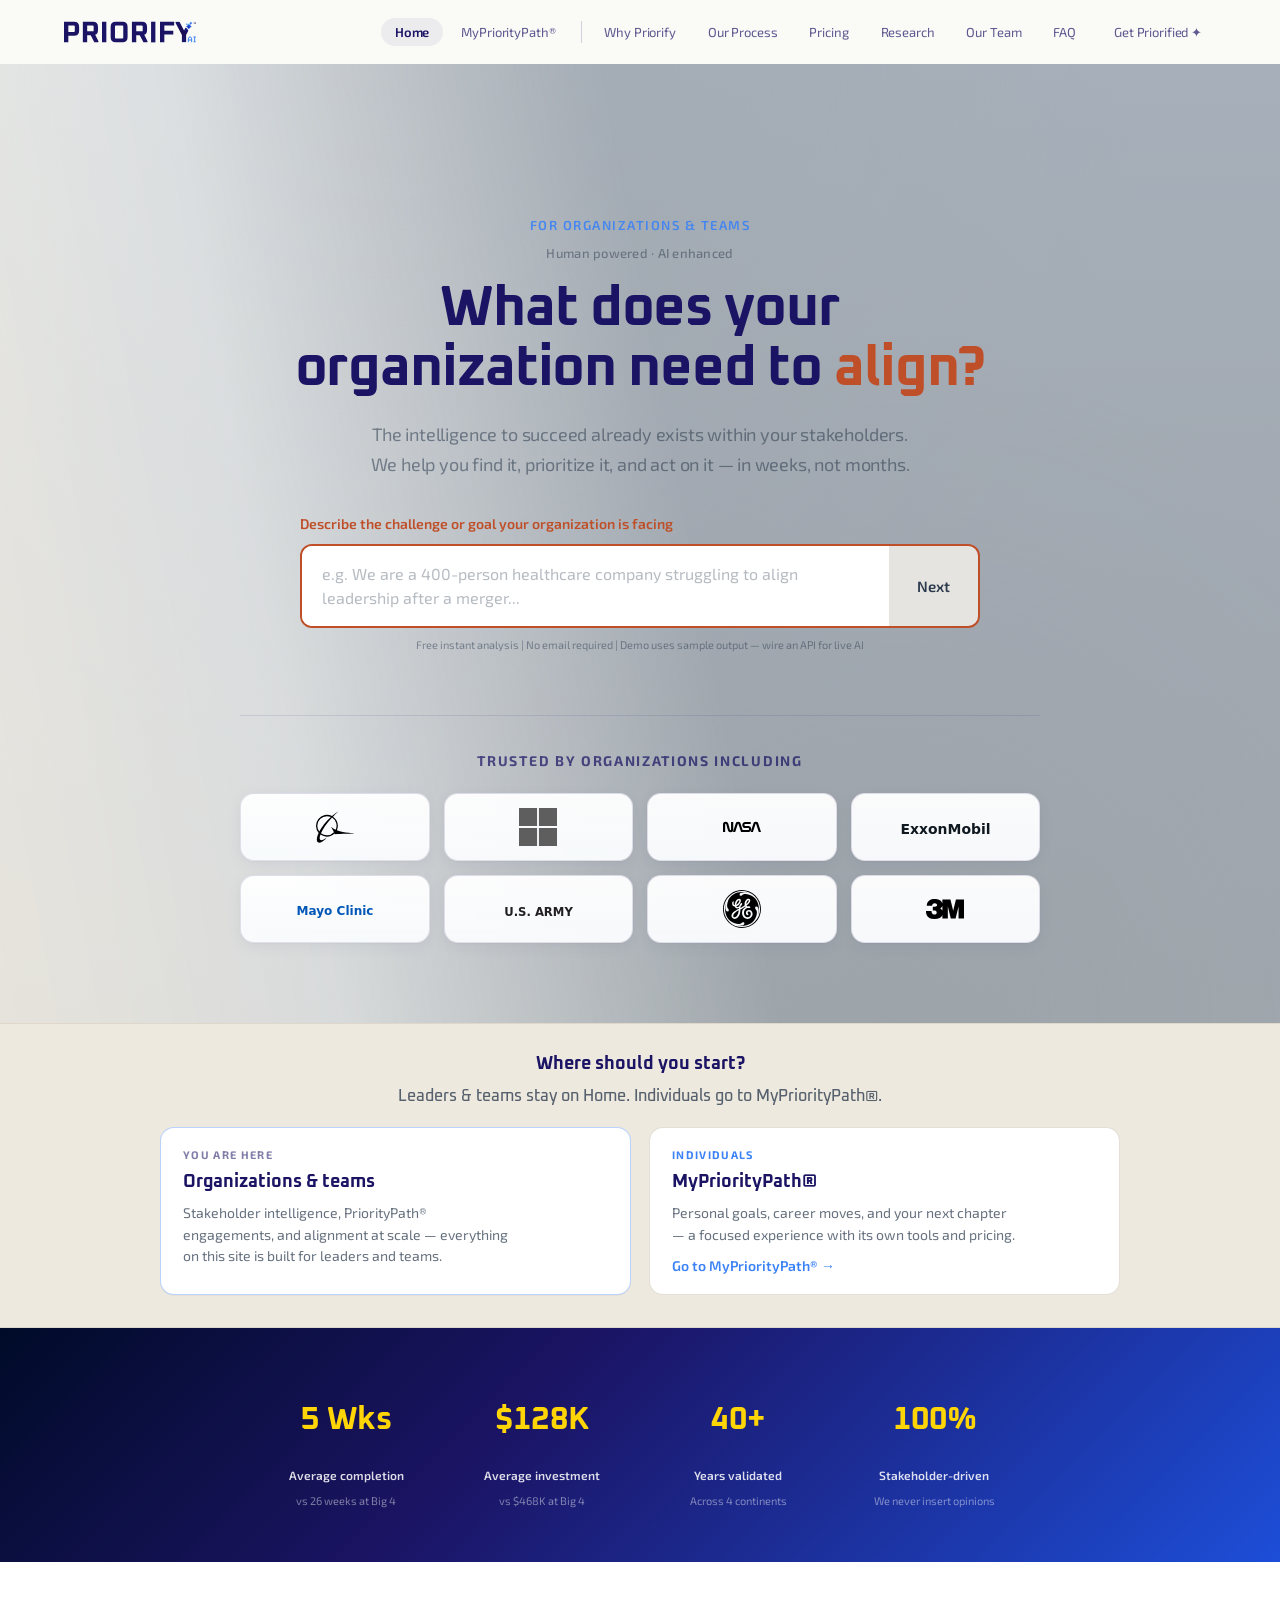
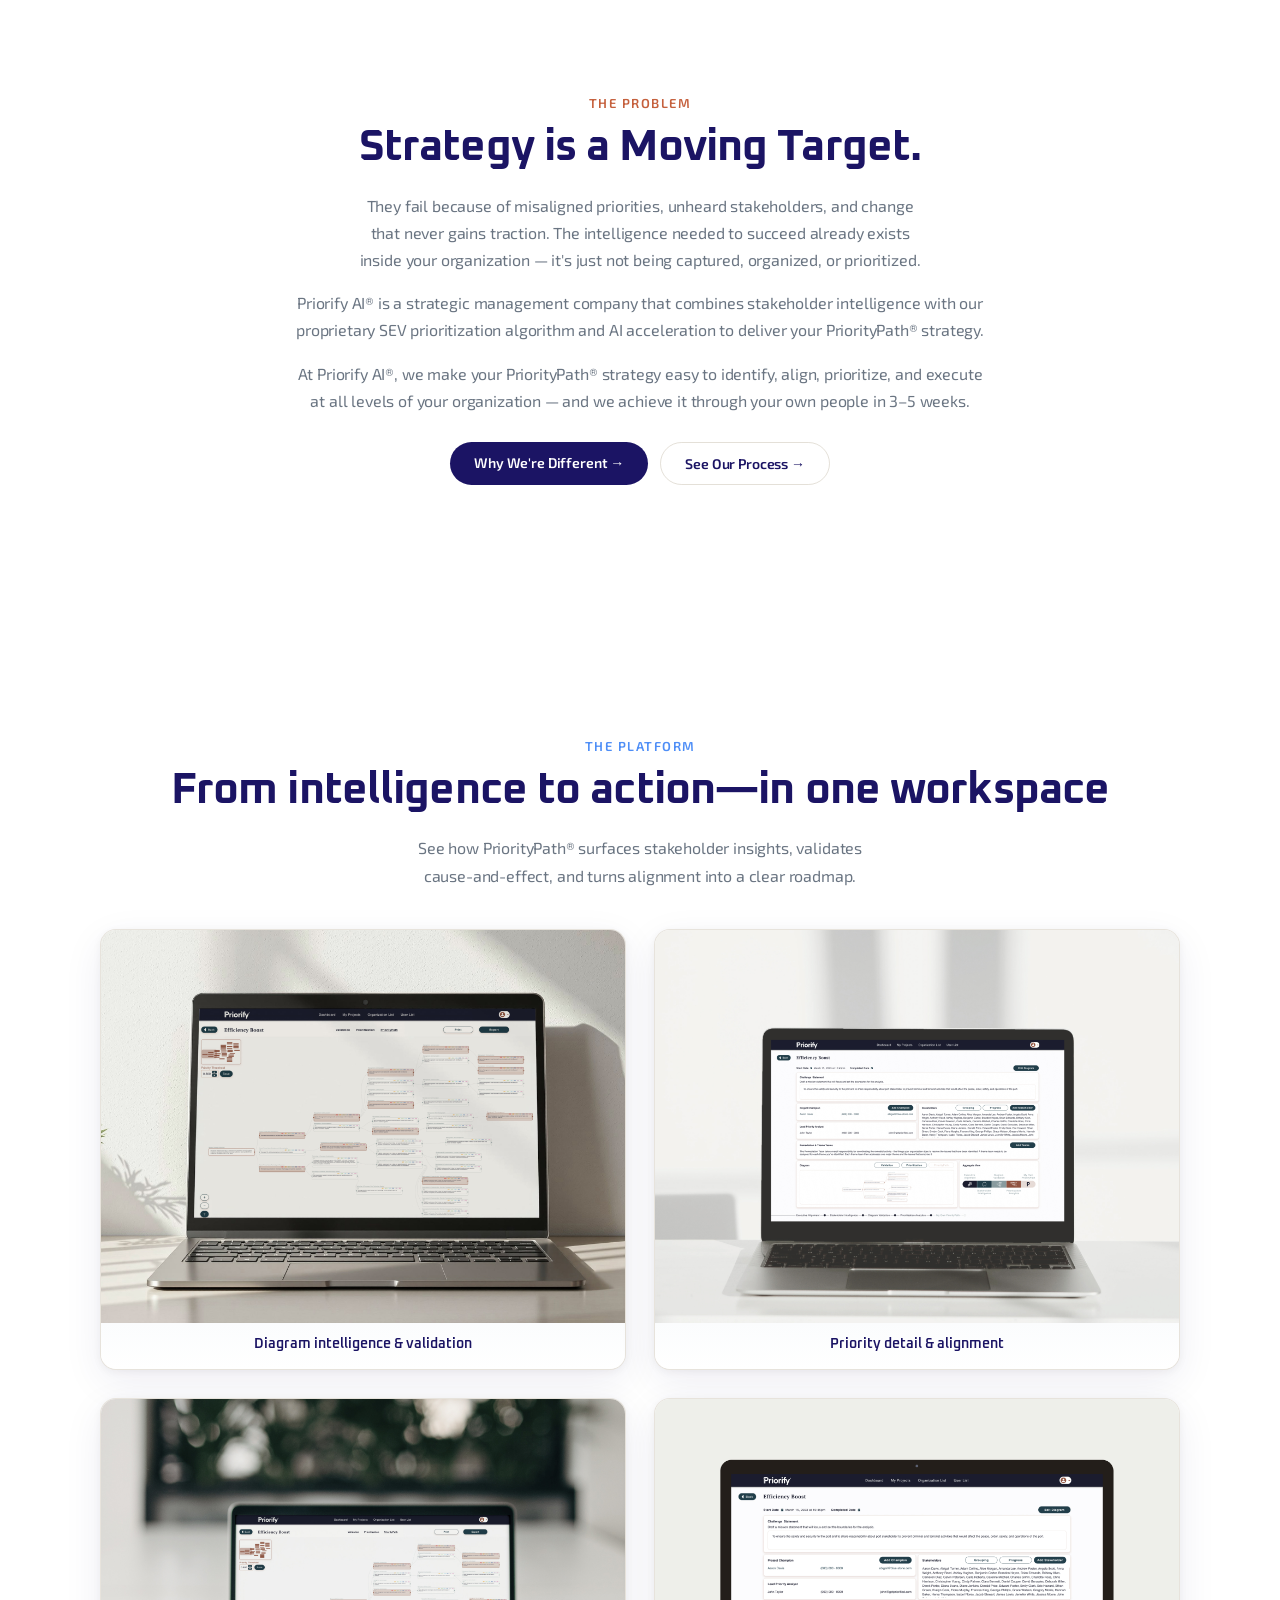
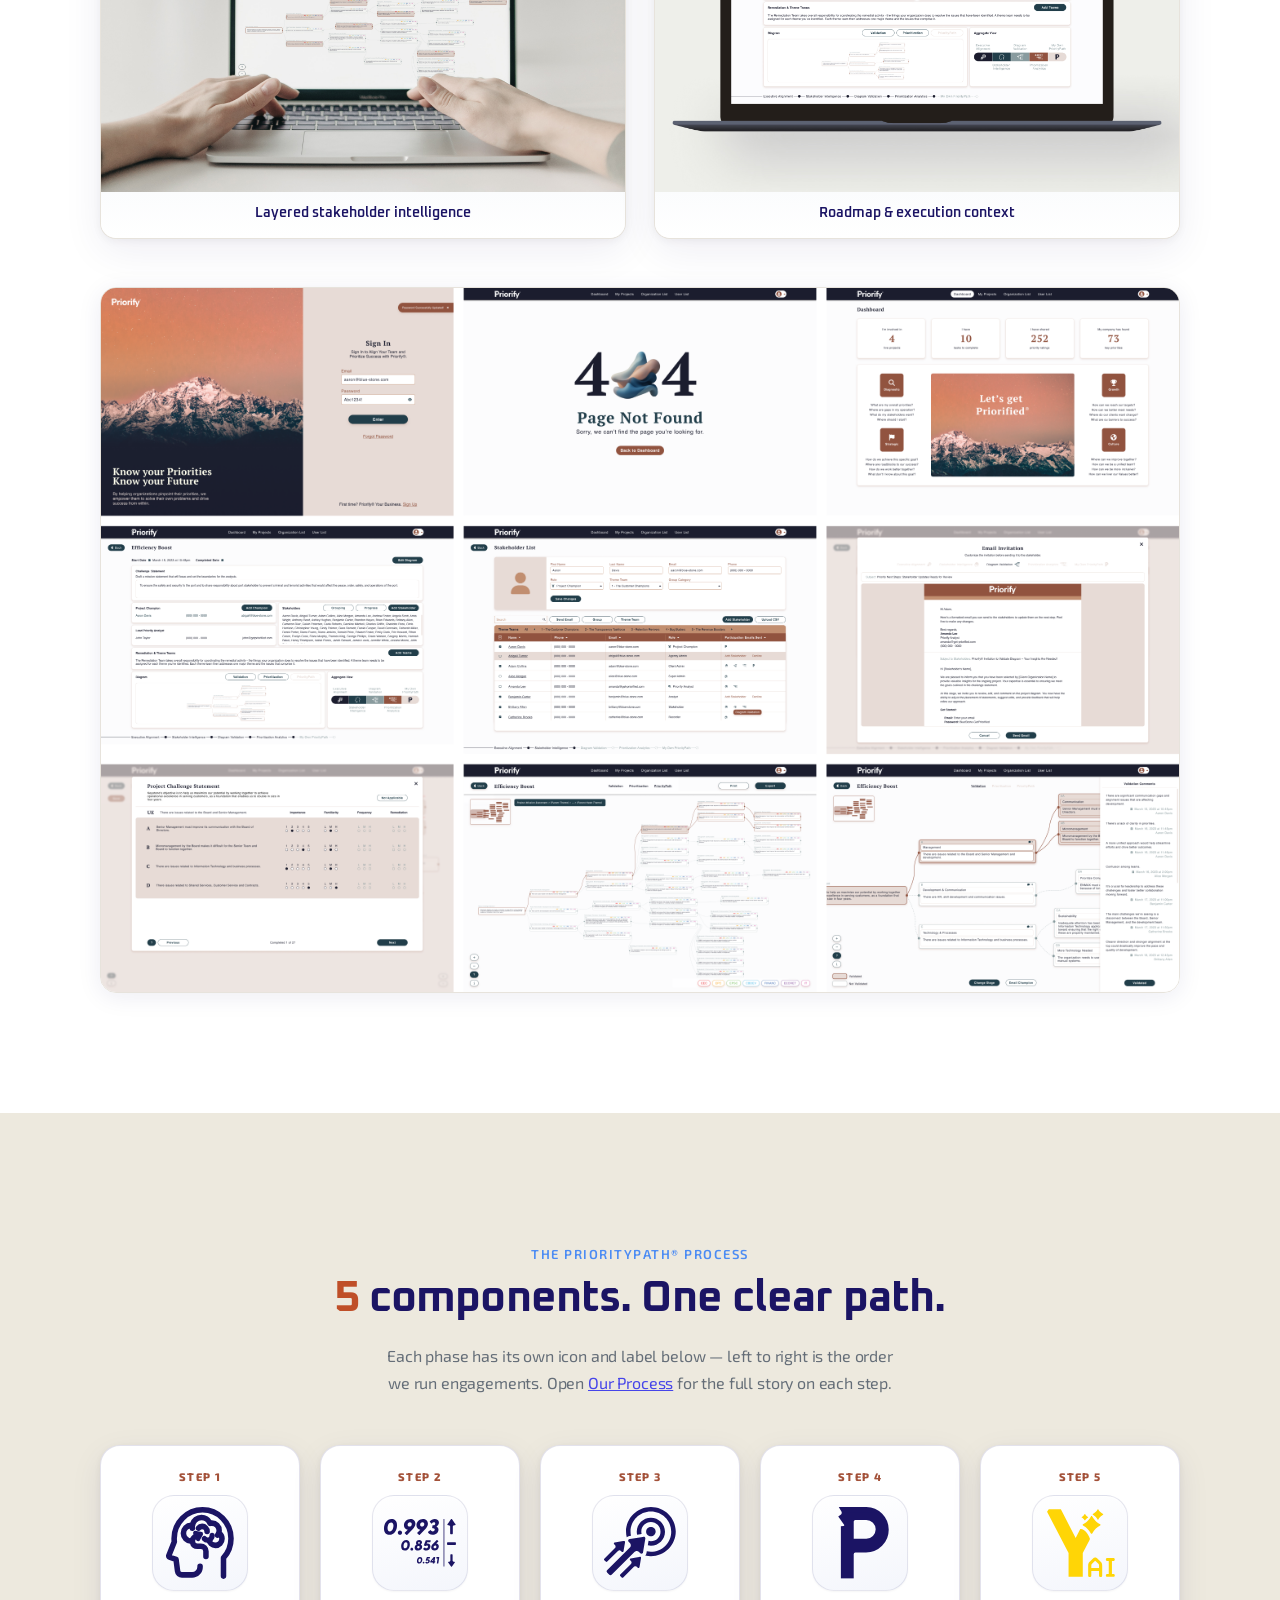
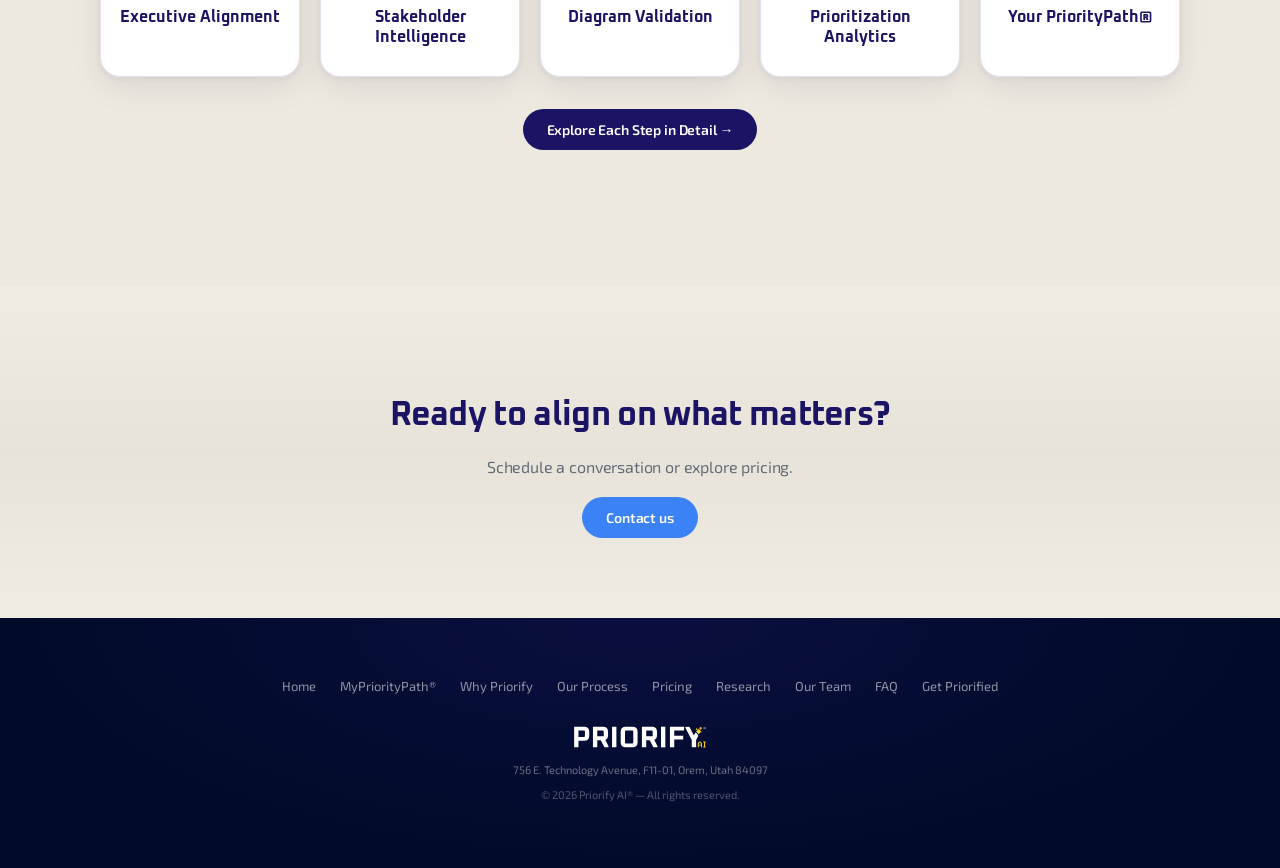
<file: index.html>
<!DOCTYPE html>
<html lang="en">
  <head>
    <meta charset="utf-8" />
    <meta name="viewport" content="width=device-width, initial-scale=1" />
    <script>
      window.dataLayer = window.dataLayer || [];
    </script>
    <script>
      (function (w, d, s, l, i) {
        w[l] = w[l] || [];
        w[l].push({ "gtm.start": new Date().getTime(), event: "gtm.js" });
        var f = d.getElementsByTagName(s)[0],
          j = d.createElement(s),
          dl = l != "dataLayer" ? "&l=" + l : "";
        j.async = true;
        j.src = "https://www.googletagmanager.com/gtm.js?id=" + i + dl;
        f.parentNode.insertBefore(j, f);
      })(window, document, "script", "dataLayer", "GTM-PLTQ3Q4B");
    </script>
    <!-- GA4 pageviews: gtag + analytics.js. Do not add a second GA4 Configuration tag in GTM or you will double-count. -->
    <script async src="https://www.googletagmanager.com/gtag/js?id=G-PKGY8GTT1T"></script>
    <script src="/js/analytics.js"></script>
    <title>Priorify® | Where Common Sense Meets Success</title>
    <meta
      name="description"
      content="Priorify® turns stakeholder intelligence into a validated PriorityPath® so teams align, prioritize faster, and drive sustainable organizational success."
    />
    <meta
      name="keywords"
      content="stakeholder intelligence, PriorityPath, strategic prioritization, change management, organizational alignment, stakeholder engagement, coalition building, executive alignment, cause and effect analysis, strategic facilitation, stakeholder outreach, data-driven decision making, strategic consulting, prioritization analytics, workforce alignment, culture transformation, organizational design, business transformation, stakeholder mapping, strategic planning, employee engagement, Priorify, The Prioritization Company"
    />
    <meta name="author" content="Priorify® — The Prioritization Company" />
    <meta name="robots" content="index, follow" />
    <link rel="canonical" href="https://priorify.ai/" />
    <meta property="og:type" content="website" />
    <meta property="og:url" content="https://priorify.ai/" />
    <meta property="og:image" content="https://priorify.ai/assets/images/logo-blue.svg" />
    <meta property="og:title" content="Priorify® | Where Common Sense Meets Success" />
    <meta
      property="og:description"
      content="Priorify® turns stakeholder intelligence into a validated PriorityPath® so teams align, prioritize faster, and drive sustainable organizational success."
    />
    <meta property="og:site_name" content="Priorify® — The Prioritization Company" />
    <meta name="twitter:card" content="summary_large_image" />
    <meta name="twitter:title" content="Priorify® | Where Common Sense Meets Success" />
    <meta
      name="twitter:description"
      content="Priorify® turns stakeholder intelligence into a validated PriorityPath® so teams align, prioritize faster, and drive sustainable organizational success."
    />
    <meta name="twitter:image" content="https://priorify.ai/assets/images/logo-blue.svg" />
    <link rel="icon" href="/assets/images/favicon-y.svg" type="image/svg+xml" />
    <link rel="apple-touch-icon" href="/assets/images/favicon-y.svg" />
    <link rel="stylesheet" href="/css/main.css" />
    <script type="application/ld+json">
      {
        "@context": "https://schema.org",
        "@type": "Organization",
        "name": "Priorify®",
        "url": "https://priorify.ai/",
        "logo": "https://priorify.ai/assets/images/logo-blue.svg",
        "description": "Stakeholder intelligence and strategic prioritization consulting using the scientifically-validated PriorityPath® framework.",
        "contactPoint": {
          "@type": "ContactPoint",
          "contactType": "Customer Service",
          "email": "shan@getpriorified.com"
        },
        "address": {
          "@type": "PostalAddress",
          "streetAddress": "756 E. Technology Avenue, F11-01",
          "addressLocality": "Orem",
          "addressRegion": "UT",
          "postalCode": "84097",
          "addressCountry": "US"
        }
      }
    </script>
    <script type="application/ld+json">
      {
        "@context": "https://schema.org",
        "@type": "WebSite",
        "name": "Priorify®",
        "url": "https://priorify.ai/"
      }
    </script>
  </head>
  <body>
    <noscript
      ><iframe
        src="https://www.googletagmanager.com/ns.html?id=GTM-PLTQ3Q4B"
        height="0"
        width="0"
        style="display: none; visibility: hidden"
        title="Google Tag Manager"
      ></iframe
    ></noscript>
    <header class="site-header" role="banner">
      <a class="skip-link" href="#main">Skip to main content</a>
      <div class="site-header__inner">
        <a class="site-header__logo" href="/">
          <img class="logo-default" src="/assets/images/logo-blue.svg" width="200" height="28" alt="Priorify AI" />
          <img class="logo-scrolled" src="/assets/images/logo-yellow.svg" width="200" height="28" alt="" />
        </a>
        <nav class="site-nav" aria-label="Primary">
          <div class="site-nav__group site-nav__group--paths" role="group" aria-label="Choose your path">
          <a href="/" aria-current="page" title="Organization &amp; team engagements — PriorityPath®">Home</a>
          <a href="/myprioritypath/" class="site-nav__link--individual" title="Individuals — MyPriorityPath® personal &amp; career">MyPriorityPath®</a>
          </div>
          <span class="site-nav__sep" aria-hidden="true"></span>
          <div class="site-nav__group site-nav__group--learn" role="group" aria-label="Methodology and company">
          <a href="/why-priorify/">Why Priorify</a>
          <a href="/our-process/">Our Process</a>
          <a href="/pricing/">Pricing</a>
          <a href="/research/">Research</a>
          <a href="/our-team/">Our Team</a>
          <a href="/faq/">FAQ</a>
          </div>
          <a class="btn-nav-cta" href="/contact/">Get Priorified ✦</a>
        </nav>
        <button
          type="button"
          class="site-header__toggle"
          aria-expanded="false"
          aria-controls="site-nav-mobile"
          aria-label="Open menu"
        >
          <span class="site-header__toggle-bar"></span>
          <span class="site-header__toggle-bar"></span>
          <span class="site-header__toggle-bar"></span>
        </button>
      </div>
      <div id="site-nav-mobile" class="site-nav-mobile" hidden>
        <div class="site-nav-mobile__group site-nav-mobile__group--paths" role="group" aria-label="Choose your path">
        <a href="/" aria-current="page" title="Organization &amp; team engagements — PriorityPath®">Home</a>
        <a href="/myprioritypath/" class="site-nav-mobile__link--individual" title="Individuals — MyPriorityPath® personal &amp; career">MyPriorityPath®</a>
        </div>
        <div class="site-nav-mobile__sep" aria-hidden="true"></div>
        <div class="site-nav-mobile__group site-nav-mobile__group--learn" role="group" aria-label="Methodology and company">
        <a href="/why-priorify/">Why Priorify</a>
        <a href="/our-process/">Our Process</a>
        <a href="/pricing/">Pricing</a>
        <a href="/research/">Research</a>
        <a href="/our-team/">Our Team</a>
        <a href="/faq/">FAQ</a>
        </div>
        <a class="btn-nav-cta" href="/contact/">Get Priorified ✦</a>
      </div>
    </header>

    <main id="main" class="page-main">
      <section class="hero hero--landscape" aria-labelledby="hero-title">
        <div class="hero__inner">
          <p class="hero__label">For Organizations &amp; Teams</p>
          <p class="hero__kicker">Human powered · AI enhanced</p>
          <h1 id="hero-title" class="hero__title">
            What does your organization need to
            <span
              class="rotating-word"
              data-rotating-word
              data-words='["align?","prioritize?","execute?","transform?","scale change?","hear stakeholders?"]'
              ><span class="rotating-word__inner">align?</span></span
            >
          </h1>
          <p class="hero__subtitle">
            The intelligence to succeed already exists within your stakeholders.<br />
            We help you find it, prioritize it, and act on it — in weeks, not months.
          </p>
          <div id="priorify-ai-demo" class="ai-demo" aria-label="Priorify instant analysis demo"></div>
          <div class="trusted">
            <p class="trusted__label">Trusted by organizations including</p>
            <ul class="trusted__logos" role="list">
              <li>
                <div class="trusted__logo-tile">
                  <img src="/assets/images/trusted-logos/boeing.svg" width="120" height="32" alt="Boeing" loading="lazy" decoding="async" />
                </div>
              </li>
              <li>
                <div class="trusted__logo-tile">
                  <img src="/assets/images/trusted-logos/microsoft.svg" width="120" height="32" alt="Microsoft" loading="lazy" decoding="async" />
                </div>
              </li>
              <li>
                <div class="trusted__logo-tile">
                  <img src="/assets/images/trusted-logos/nasa.svg" width="120" height="32" alt="NASA" loading="lazy" decoding="async" />
                </div>
              </li>
              <li>
                <div class="trusted__logo-tile">
                  <img src="/assets/images/trusted-logos/exxonmobil.svg" width="140" height="32" alt="ExxonMobil" loading="lazy" decoding="async" />
                </div>
              </li>
              <li>
                <div class="trusted__logo-tile">
                  <img src="/assets/images/trusted-logos/mayo-clinic.svg" width="160" height="36" alt="Mayo Clinic" loading="lazy" decoding="async" />
                </div>
              </li>
              <li>
                <div class="trusted__logo-tile">
                  <img src="/assets/images/trusted-logos/us-army.svg" width="140" height="32" alt="U.S. Army" loading="lazy" decoding="async" />
                </div>
              </li>
              <li>
                <div class="trusted__logo-tile">
                  <img src="/assets/images/trusted-logos/ge.svg" width="120" height="32" alt="GE" loading="lazy" decoding="async" />
                </div>
              </li>
              <li>
                <div class="trusted__logo-tile">
                  <img src="/assets/images/trusted-logos/3m.svg" width="120" height="32" alt="3M" loading="lazy" decoding="async" />
                </div>
              </li>
            </ul>
          </div>
        </div>
      </section>

      <section class="hero-paths" aria-labelledby="hero-paths-title">
        <h2 id="hero-paths-title" class="hero-paths__page-title">
          Where should you start? <span class="hero-paths__sub">Leaders &amp; teams stay on Home. Individuals go to MyPriorityPath®.</span>
        </h2>
        <div class="hero-paths__inner">
          <div class="hero-paths__item hero-paths__item--current">
            <span class="hero-paths__badge">You are here</span>
            <p class="hero-paths__title">Organizations &amp; teams</p>
            <p class="hero-paths__text">
              Stakeholder intelligence, PriorityPath® engagements, and alignment at scale — everything on this site is built for leaders and teams.
            </p>
          </div>
          <a class="hero-paths__item hero-paths__link" href="/myprioritypath/">
            <span class="hero-paths__badge">Individuals</span>
            <p class="hero-paths__title">MyPriorityPath®</p>
            <p class="hero-paths__text">Personal goals, career moves, and your next chapter — a focused experience with its own tools and pricing.</p>
            <span class="hero-paths__cta">Go to MyPriorityPath® <span aria-hidden="true">→</span></span>
          </a>
        </div>
      </section>

      <div class="stats-strip">
        <div class="stats-strip__inner">
          <div class="stat">
            <p class="stat__num">5 Wks</p>
            <p class="stat__label">Average completion</p>
            <p class="stat__sub">vs 26 weeks at Big 4</p>
          </div>
          <div class="stat">
            <p class="stat__num">$128K</p>
            <p class="stat__label">Average investment</p>
            <p class="stat__sub">vs $468K at Big 4</p>
          </div>
          <div class="stat">
            <p class="stat__num">40+</p>
            <p class="stat__label">Years validated</p>
            <p class="stat__sub">Across 4 continents</p>
          </div>
          <div class="stat">
            <p class="stat__num">100%</p>
            <p class="stat__label">Stakeholder-driven</p>
            <p class="stat__sub">We never insert opinions</p>
          </div>
        </div>
      </div>

      <section class="section" aria-labelledby="problem-title">
        <div class="section__inner text-center" style="max-width: 700px; margin: 0 auto">
          <p class="section-label section-label--orange">The Problem</p>
          <h2 id="problem-title" class="section-title">Strategy is a Moving Target.</h2>
          <p class="prose">
            They fail because of misaligned priorities, unheard stakeholders, and change that never gains traction. The intelligence needed to succeed already exists inside your organization — it's just not being captured, organized, or prioritized.
          </p>
          <p class="prose">
            Priorify AI® is a strategic management company that combines stakeholder intelligence with our proprietary SEV prioritization algorithm and AI acceleration to deliver your PriorityPath® strategy.
          </p>
          <p class="prose">
            At Priorify AI®, we make your PriorityPath® strategy easy to identify, align, prioritize, and execute at all levels of your organization — and we achieve it through your own people in 3–5 weeks.
          </p>
          <div class="btn-row">
            <a class="btn btn--primary" href="/why-priorify/">Why We're Different →</a>
            <a class="btn btn--secondary" href="/our-process/">See Our Process →</a>
          </div>
        </div>
      </section>

      <section class="section product-showcase" aria-labelledby="product-showcase-title">
        <div class="section__inner">
          <p class="section-label text-center">The platform</p>
          <h2 id="product-showcase-title" class="section-title text-center">
            From intelligence to action—in one workspace
          </h2>
          <p class="prose product-showcase__lead text-center">
            See how PriorityPath® surfaces stakeholder insights, validates cause-and-effect, and turns alignment into a clear roadmap.
          </p>
          <div class="product-showcase__grid" role="list">
            <figure class="product-showcase__figure" role="listitem">
              <img
                src="/assets/images/priorify_app_images/priorify-diagram.jpg"
                width="640"
                height="480"
                alt="Priorify app diagram view showing stakeholder and cause-and-effect mapping"
                loading="lazy"
                decoding="async"
              />
              <figcaption class="product-showcase__caption">Diagram intelligence &amp; validation</figcaption>
            </figure>
            <figure class="product-showcase__figure" role="listitem">
              <img
                src="/assets/images/priorify_app_images/priorify-details.jpg"
                width="640"
                height="480"
                alt="Priorify app details view with priorities and supporting insights"
                loading="lazy"
                decoding="async"
              />
              <figcaption class="product-showcase__caption">Priority detail &amp; alignment</figcaption>
            </figure>
            <figure class="product-showcase__figure" role="listitem">
              <img
                src="/assets/images/priorify_app_images/priorify-diagram2.jpg"
                width="640"
                height="480"
                alt="Priorify alternate diagram layout with layered stakeholder intelligence"
                loading="lazy"
                decoding="async"
              />
              <figcaption class="product-showcase__caption">Layered stakeholder intelligence</figcaption>
            </figure>
            <figure class="product-showcase__figure" role="listitem">
              <img
                src="/assets/images/priorify_app_images/priorify-details2.jpg"
                width="640"
                height="480"
                alt="Priorify extended details with roadmap context"
                loading="lazy"
                decoding="async"
              />
              <figcaption class="product-showcase__caption">Roadmap &amp; execution context</figcaption>
            </figure>
          </div>
          <figure class="product-showcase__wide">
            <img
              src="/assets/images/priorify_app_images/priorify-frames-photos.png"
              width="1200"
              height="784"
              alt="Priorify workshop and device views of the platform"
              loading="lazy"
              decoding="async"
            />
          </figure>
        </div>
      </section>

      <section class="section section--cream" aria-labelledby="process-preview-title">
        <div class="section__inner text-center" style="margin-bottom: 48px">
          <p class="section-label">The PriorityPath® Process</p>
          <h2 id="process-preview-title" class="section-title"><span class="accent">5</span> components. One clear path.</h2>
          <p class="prose" style="max-width: 560px; margin: 16px auto 0">
            Each phase has its own icon and label below — left to right is the order we run engagements. Open <a href="/our-process/">Our Process</a> for the full story on each step.
          </p>
        </div>
        <div class="section__inner">
          <div class="process-grid" role="list">
            <article class="process-card" role="listitem">
              <p class="process-card__step">Step 1</p>
              <div class="process-card__icon-wrap">
                <img src="/assets/images/process-step-1.svg" width="72" height="72" alt="Executive alignment — PriorityPath step 1 icon" loading="lazy" />
              </div>
              <h3 class="process-card__title">Executive Alignment</h3>
            </article>
            <article class="process-card" role="listitem">
              <p class="process-card__step">Step 2</p>
              <div class="process-card__icon-wrap">
                <img src="/assets/images/process-step-2.svg" width="72" height="72" alt="Stakeholder intelligence — PriorityPath step 2 icon" loading="lazy" />
              </div>
              <h3 class="process-card__title">Stakeholder Intelligence</h3>
            </article>
            <article class="process-card" role="listitem">
              <p class="process-card__step">Step 3</p>
              <div class="process-card__icon-wrap">
                <img src="/assets/images/process-step-3.svg" width="72" height="72" alt="Diagram validation — PriorityPath step 3 icon" loading="lazy" />
              </div>
              <h3 class="process-card__title">Diagram Validation</h3>
            </article>
            <article class="process-card" role="listitem">
              <p class="process-card__step">Step 4</p>
              <div class="process-card__icon-wrap">
                <img src="/assets/images/process-step-4.svg" width="72" height="72" alt="Prioritization analytics — PriorityPath step 4 icon" loading="lazy" />
              </div>
              <h3 class="process-card__title">Prioritization Analytics</h3>
            </article>
            <article class="process-card" role="listitem">
              <p class="process-card__step">Step 5</p>
              <div class="process-card__icon-wrap">
                <img src="/assets/images/process-step-5.svg" width="72" height="72" alt="Your PriorityPath roadmap — step 5 icon" loading="lazy" />
              </div>
              <h3 class="process-card__title">Your PriorityPath®</h3>
            </article>
          </div>
          <p class="text-center" style="margin-top: 32px">
            <a class="btn btn--primary" href="/our-process/">Explore Each Step in Detail →</a>
          </p>
        </div>
      </section>

      <section class="cta-band">
        <div class="cta-band__inner">
          <h2>Ready to align on what matters?</h2>
          <p class="prose">Schedule a conversation or explore pricing.</p>
          <a class="btn btn--blue" href="/contact/">Contact us</a>
        </div>
      </section>
    </main>

    <footer class="site-footer" role="contentinfo">
      <div class="site-footer__links">
        <a href="/">Home</a>
        <a href="/myprioritypath/">MyPriorityPath®</a>
        <a href="/why-priorify/">Why Priorify</a>
        <a href="/our-process/">Our Process</a>
        <a href="/pricing/">Pricing</a>
        <a href="/research/">Research</a>
        <a href="/our-team/">Our Team</a>
        <a href="/faq/">FAQ</a>
        <a href="/contact/">Get Priorified</a>
      </div>
      <div class="site-footer__logo">
        <img src="/assets/images/logo-yellow.svg" width="200" height="28" alt="Priorify AI" />
      </div>
      <p class="site-footer__addr">756 E. Technology Avenue, F11-01, Orem, Utah 84097</p>
      <p class="site-footer__copy">© <span data-year></span> Priorify AI® — All rights reserved.</p>
    </footer>
    <script src="/js/main.js" defer></script>
  </body>
</html>
</file>
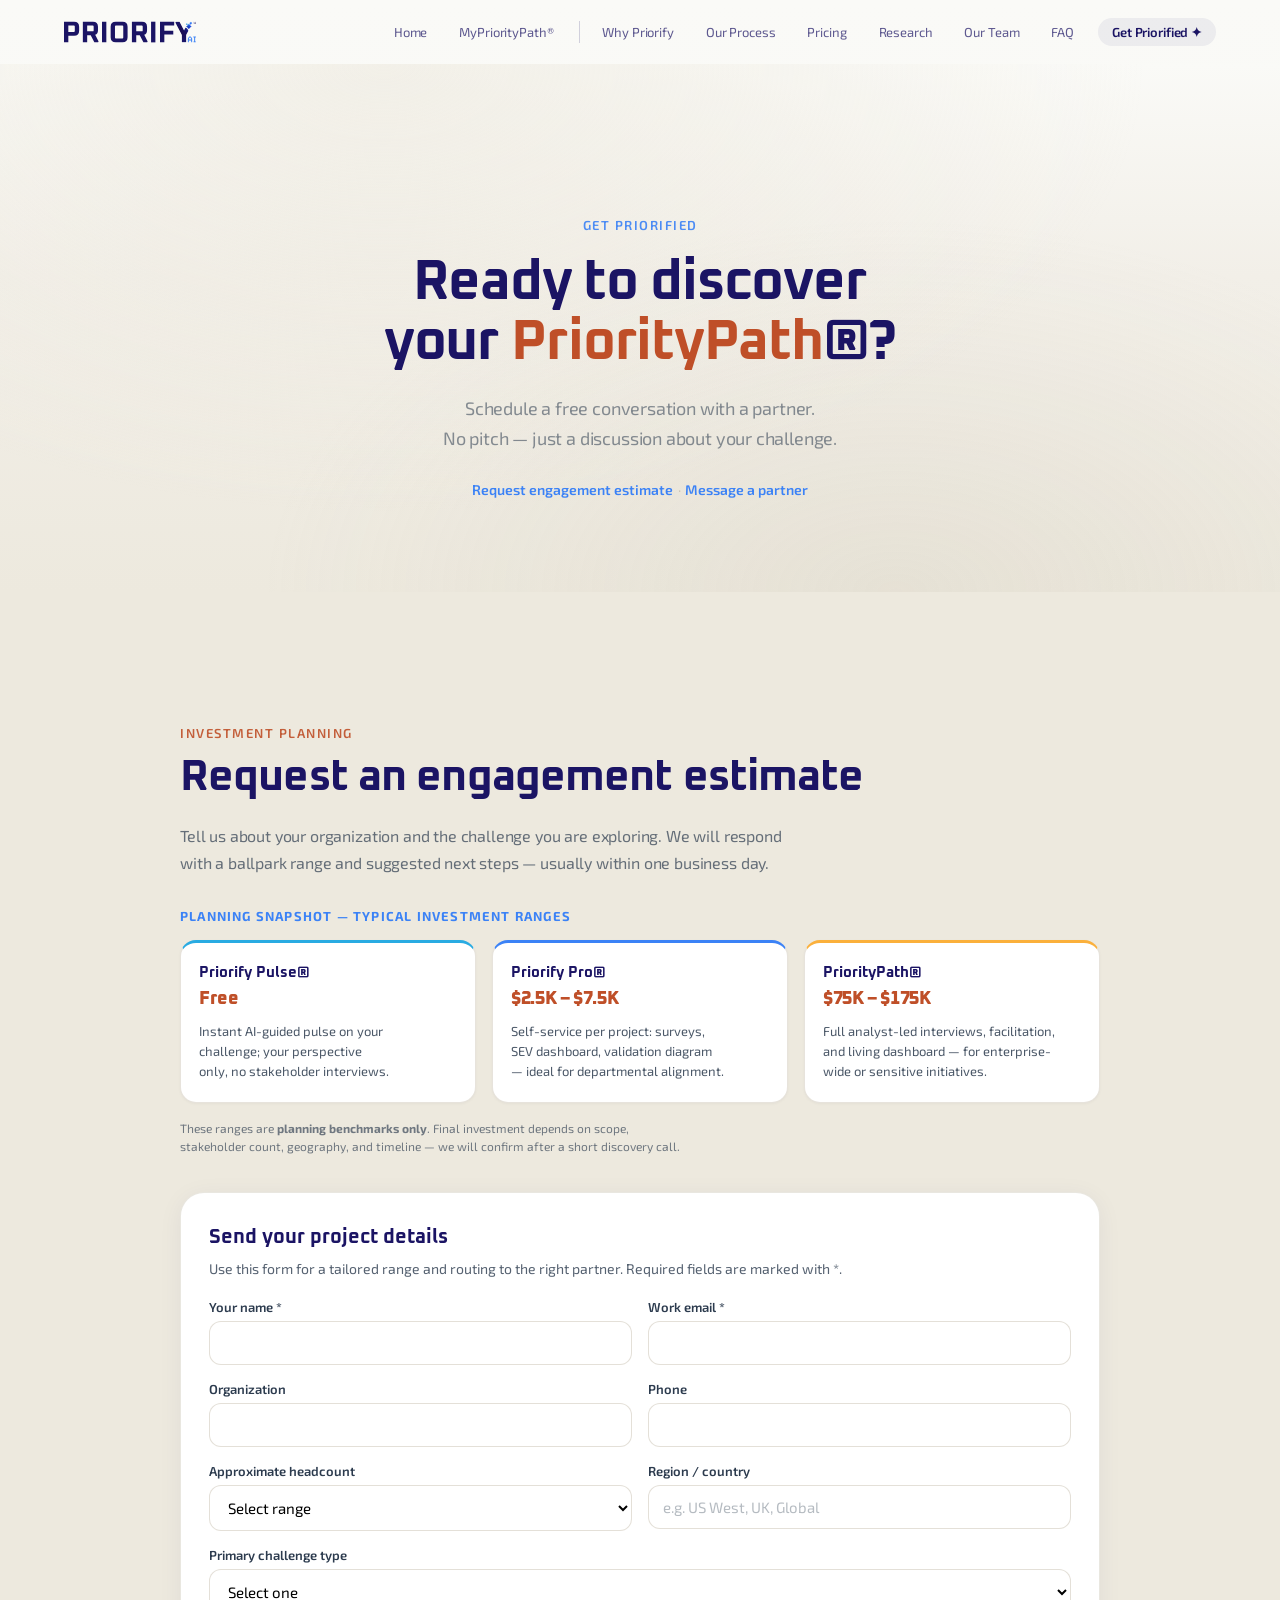
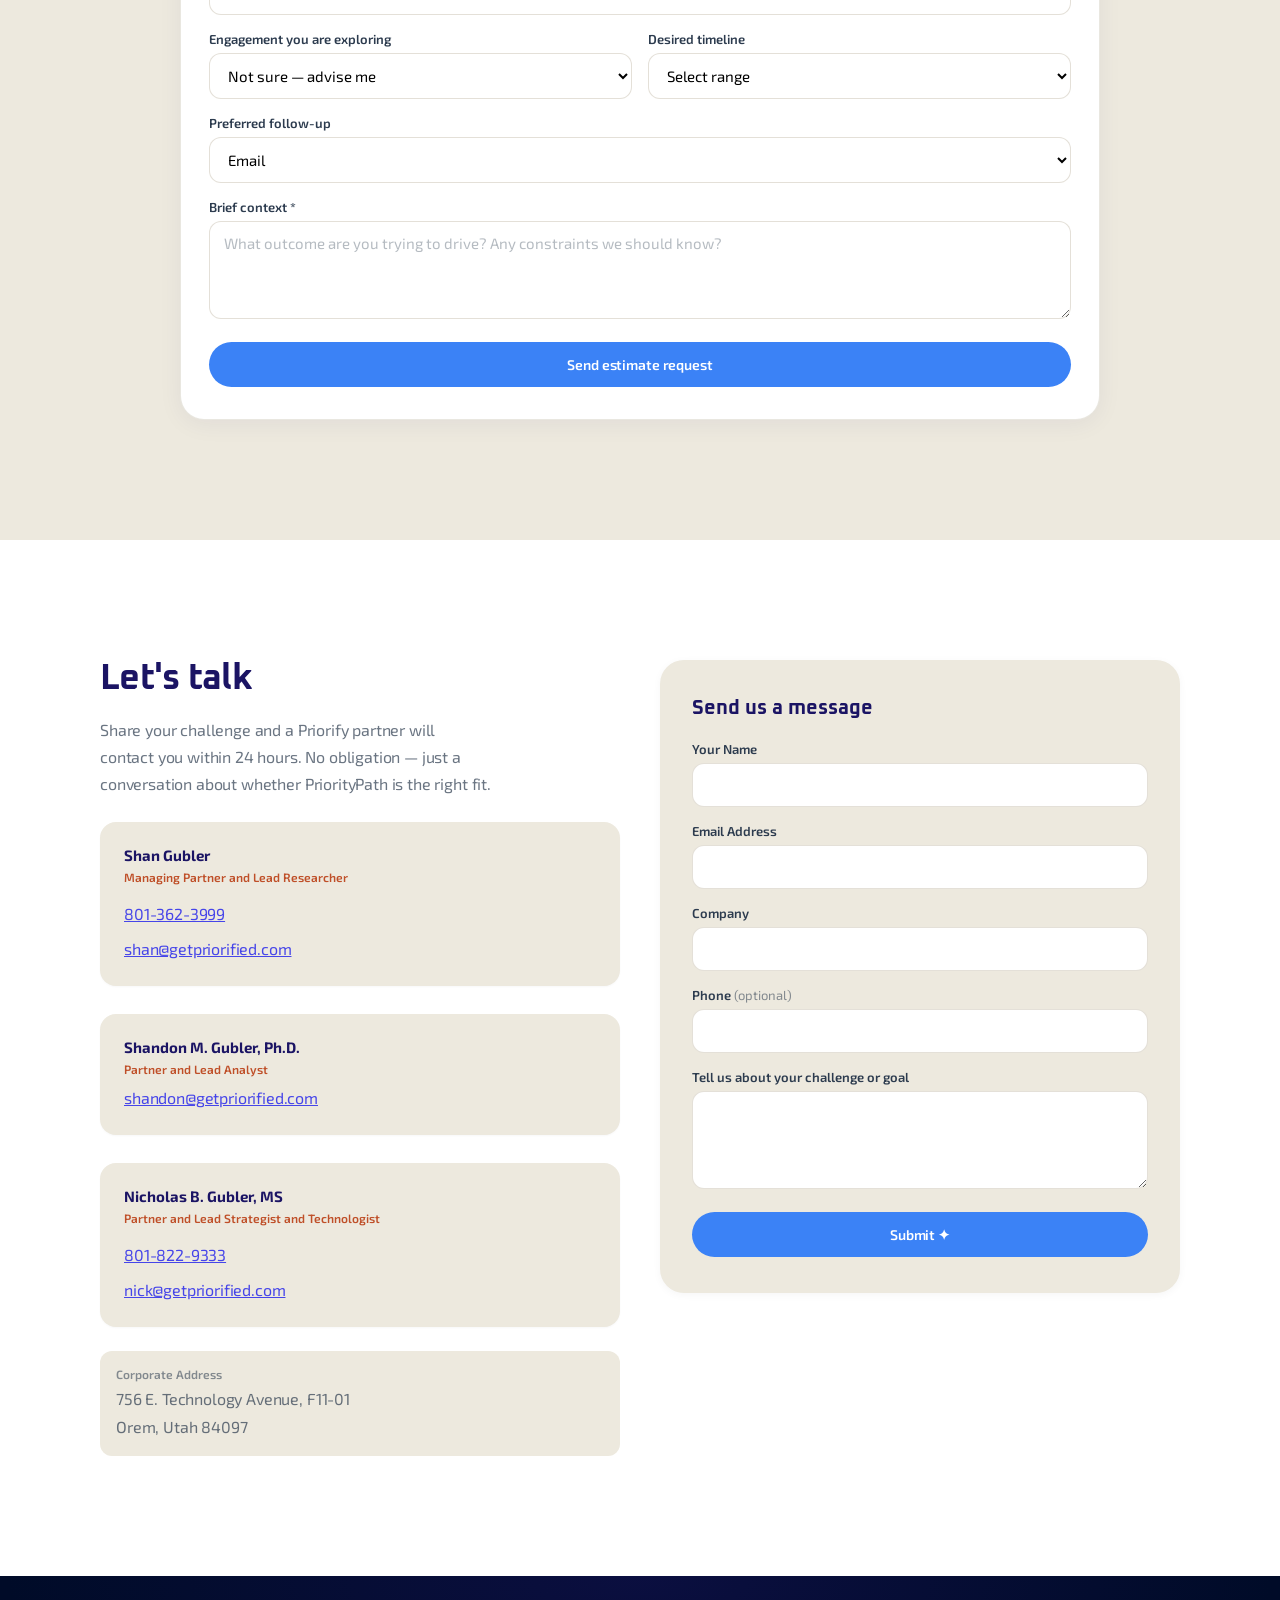
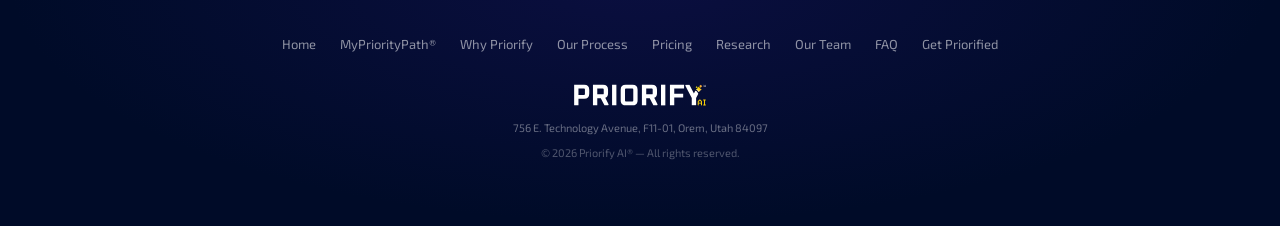
<file: contact/index.html>
<!DOCTYPE html>
<html lang="en">
  <head>
    <meta charset="utf-8" />
    <meta name="viewport" content="width=device-width, initial-scale=1" />
    <!-- Optional: set content to your Cloudflare Turnstile site key to show verification on both forms. Secret key stays on the server. -->
    <meta name="priorify-turnstile-site-key" content="" />
    <script>
      window.dataLayer = window.dataLayer || [];
    </script>
    <script>
      (function (w, d, s, l, i) {
        w[l] = w[l] || [];
        w[l].push({ "gtm.start": new Date().getTime(), event: "gtm.js" });
        var f = d.getElementsByTagName(s)[0],
          j = d.createElement(s),
          dl = l != "dataLayer" ? "&l=" + l : "";
        j.async = true;
        j.src = "https://www.googletagmanager.com/gtm.js?id=" + i + dl;
        f.parentNode.insertBefore(j, f);
      })(window, document, "script", "dataLayer", "GTM-PLTQ3Q4B");
    </script>
    <!-- GA4 pageviews: gtag + analytics.js. Do not add a second GA4 Configuration tag in GTM. -->
    <script async src="https://www.googletagmanager.com/gtag/js?id=G-PKGY8GTT1T"></script>
    <script src="/js/analytics.js"></script>
    <title>Contact — Priorify AI</title>
    <meta
      name="description"
      content="Request an engagement estimate or message a Priorify partner. Planning ranges for Pulse, Pro, and PriorityPath — responses typically within one business day."
    />
    <link rel="canonical" href="https://priorify.ai/contact/" />
    <link rel="icon" href="/assets/images/favicon-y.svg" type="image/svg+xml" />
    <link rel="apple-touch-icon" href="/assets/images/favicon-y.svg" />
    <meta property="og:type" content="website" />
    <meta property="og:url" content="https://priorify.ai/contact/" />
    <meta property="og:title" content="Contact — Priorify AI" />
    <meta property="og:description" content="Request an engagement estimate or message a Priorify partner. Planning ranges for Pulse, Pro, and PriorityPath — responses typically within one business day." />
    <meta property="og:image" content="https://priorify.ai/assets/images/logo-blue.svg" />
    <meta property="og:site_name" content="Priorify® — The Prioritization Company" />
    <meta name="twitter:card" content="summary_large_image" />
    <meta name="twitter:title" content="Contact — Priorify AI" />
    <meta name="twitter:description" content="Request an engagement estimate or message a Priorify partner. Planning ranges for Pulse, Pro, and PriorityPath — responses typically within one business day." />
    <meta name="twitter:image" content="https://priorify.ai/assets/images/logo-blue.svg" />
    <link rel="stylesheet" href="/css/main.css" />
  </head>
  <body>
    <noscript
      ><iframe
        src="https://www.googletagmanager.com/ns.html?id=GTM-PLTQ3Q4B"
        height="0"
        width="0"
        style="display: none; visibility: hidden"
        title="Google Tag Manager"
      ></iframe
    ></noscript>

    <header class="site-header" role="banner">
      <a class="skip-link" href="#main">Skip to main content</a>
      <div class="site-header__inner">
        <a class="site-header__logo" href="/">
          <img class="logo-default" src="/assets/images/logo-blue.svg" width="200" height="28" alt="Priorify AI" />
          <img class="logo-scrolled" src="/assets/images/logo-yellow.svg" width="200" height="28" alt="" />
        </a>
        <nav class="site-nav" aria-label="Primary">
          <div class="site-nav__group site-nav__group--paths" role="group" aria-label="Choose your path">
          <a href="/" title="Organization &amp; team engagements">Home</a>
          <a href="/myprioritypath/" class="site-nav__link--individual" title="Individuals — personal &amp; career goals">MyPriorityPath®</a>
          </div>
          <span class="site-nav__sep" aria-hidden="true"></span>
          <div class="site-nav__group site-nav__group--learn" role="group" aria-label="Methodology and company">
          <a href="/why-priorify/">Why Priorify</a>
          <a href="/our-process/">Our Process</a>
          <a href="/pricing/">Pricing</a>
          <a href="/research/">Research</a>
          <a href="/our-team/">Our Team</a>
          <a href="/faq/">FAQ</a>
          </div>
          <a class="btn-nav-cta" href="/contact/" aria-current="page">Get Priorified ✦</a>
        </nav>
        <button type="button" class="site-header__toggle" aria-expanded="false" aria-controls="site-nav-mobile" aria-label="Open menu">
          <span class="site-header__toggle-bar"></span><span class="site-header__toggle-bar"></span><span class="site-header__toggle-bar"></span>
        </button>
      </div>
      <div id="site-nav-mobile" class="site-nav-mobile" hidden>
        <div class="site-nav-mobile__group site-nav-mobile__group--paths" role="group" aria-label="Choose your path">
        <a href="/">Home</a>
        <a href="/myprioritypath/" class="site-nav-mobile__link--individual">MyPriorityPath®</a>
        </div>
        <div class="site-nav-mobile__sep" aria-hidden="true"></div>
        <div class="site-nav-mobile__group site-nav-mobile__group--learn" role="group" aria-label="Methodology and company">
        <a href="/why-priorify/">Why Priorify</a>
        <a href="/our-process/">Our Process</a>
        <a href="/pricing/">Pricing</a>
        <a href="/research/">Research</a>
        <a href="/our-team/">Our Team</a>
        <a href="/faq/">FAQ</a>
        </div>
        <a class="btn-nav-cta" href="/contact/" aria-current="page">Get Priorified ✦</a>
      </div>
    </header>

    <main id="main" class="page-main">
      <section class="hero">
        <div class="hero__inner">
          <p class="hero__label">Get Priorified</p>
          <h1 class="hero__title">Ready to discover your <span class="accent">PriorityPath</span>®?</h1>
          <p class="hero__subtitle">Schedule a free conversation with a partner.<br />No pitch — just a discussion about your challenge.</p>
          <p class="hero__jump">
            <a href="#request-estimate">Request engagement estimate</a><span class="sep" aria-hidden="true">·</span><a href="#send-message">Message a partner</a>
          </p>
        </div>
      </section>

      <section id="request-estimate" class="section section--cream estimate-section" aria-labelledby="estimate-heading">
        <div class="section__inner" style="max-width: 920px">
          <p class="section-label section-label--orange">Investment planning</p>
          <h2 id="estimate-heading" class="section-title">Request an engagement estimate</h2>
          <p class="prose" style="max-width: 640px; margin-bottom: 0">
            Tell us about your organization and the challenge you are exploring. We will respond with a ballpark range and suggested next steps — usually within one business day.
          </p>

          <div class="planning-snapshot">
            <h3 class="planning-snapshot__title" id="snapshot-title">Planning snapshot — typical investment ranges</h3>
            <div class="planning-snapshot__grid">
              <article class="snapshot-card snapshot-card--pulse">
                <h4 class="snapshot-card__name">Priorify Pulse®</h4>
                <p class="snapshot-card__range">Free</p>
                <p class="snapshot-card__note">Instant AI-guided pulse on your challenge; your perspective only, no stakeholder interviews.</p>
              </article>
              <article class="snapshot-card snapshot-card--pro">
                <h4 class="snapshot-card__name">Priorify Pro®</h4>
                <p class="snapshot-card__range">$2.5K – $7.5K</p>
                <p class="snapshot-card__note">Self-service per project: surveys, SEV dashboard, validation diagram — ideal for departmental alignment.</p>
              </article>
              <article class="snapshot-card snapshot-card--path">
                <h4 class="snapshot-card__name">PriorityPath®</h4>
                <p class="snapshot-card__range">$75K – $175K</p>
                <p class="snapshot-card__note">Full analyst-led interviews, facilitation, and living dashboard — for enterprise-wide or sensitive initiatives.</p>
              </article>
            </div>
            <p class="estimate-disclaimer">
              These ranges are <strong>planning benchmarks only</strong>. Final investment depends on scope, stakeholder count, geography, and timeline — we will confirm after a short discovery call.
            </p>
          </div>

          <div class="estimate-form-panel">
            <form class="contact-form estimate-form" data-estimate-form action="#" method="post">
              <h3 class="contact-form__title">Send your project details</h3>
              <p class="estimate-form__lede">Use this form for a tailored range and routing to the right partner. Required fields are marked with <span aria-hidden="true">*</span>.</p>
              <p class="form-msg" data-estimate-form-message></p>
              <div class="contact-form__hp" aria-hidden="true">
                <label for="est-hp-website">Company website</label>
                <input id="est-hp-website" name="company_website" type="text" tabindex="-1" autocomplete="off" />
              </div>
              <div class="contact-form__hp" aria-hidden="true">
                <label for="est-hp-fax">Business fax</label>
                <input id="est-hp-fax" name="hp_business_fax" type="text" tabindex="-1" autocomplete="off" />
              </div>

              <div class="contact-form__field contact-form__field--split">
                <div>
                  <label for="est-name">Your name <span aria-hidden="true">*</span></label>
                  <input id="est-name" name="name" type="text" autocomplete="name" required />
                </div>
                <div>
                  <label for="est-email">Work email <span aria-hidden="true">*</span></label>
                  <input id="est-email" name="email" type="email" autocomplete="email" required />
                </div>
              </div>

              <div class="contact-form__field contact-form__field--split">
                <div>
                  <label for="est-company">Organization</label>
                  <input id="est-company" name="company" type="text" autocomplete="organization" />
                </div>
                <div>
                  <label for="est-phone">Phone</label>
                  <input id="est-phone" name="phone" type="tel" autocomplete="tel" />
                </div>
              </div>

              <div class="contact-form__field contact-form__field--split">
                <div>
                  <label for="est-headcount">Approximate headcount</label>
                  <select id="est-headcount" name="headcount">
                    <option value="">Select range</option>
                    <option value="1-50">1 – 50</option>
                    <option value="51-500">51 – 500</option>
                    <option value="501-5000">501 – 5,000</option>
                    <option value="5000+">5,000+</option>
                  </select>
                </div>
                <div>
                  <label for="est-region">Region / country</label>
                  <input id="est-region" name="region" type="text" placeholder="e.g. US West, UK, Global" autocomplete="country-name" />
                </div>
              </div>

              <div class="contact-form__field">
                <label for="est-challenge">Primary challenge type</label>
                <select id="est-challenge" name="challenge_type">
                  <option value="">Select one</option>
                  <option value="strategic-alignment">Strategic alignment &amp; prioritization</option>
                  <option value="transformation">Transformation / change</option>
                  <option value="ma">M&amp;A integration</option>
                  <option value="operations">Operations / execution</option>
                  <option value="product">Product or portfolio strategy</option>
                  <option value="culture">Culture / leadership</option>
                  <option value="other">Other</option>
                </select>
              </div>

              <div class="contact-form__field contact-form__field--split">
                <div>
                  <label for="est-tier">Engagement you are exploring</label>
                  <select id="est-tier" name="tier_interest">
                    <option value="">Not sure — advise me</option>
                    <option value="pulse">Pulse (free)</option>
                    <option value="pro">Pro (self-service)</option>
                    <option value="prioritypath">Full PriorityPath®</option>
                  </select>
                </div>
                <div>
                  <label for="est-timeline">Desired timeline</label>
                  <select id="est-timeline" name="timeline">
                    <option value="">Select range</option>
                    <option value="asap">ASAP / this quarter</option>
                    <option value="1-3mo">1 – 3 months</option>
                    <option value="3-6mo">3 – 6 months</option>
                    <option value="exploring">Just exploring</option>
                  </select>
                </div>
              </div>

              <div class="contact-form__field">
                <label for="est-contact-pref">Preferred follow-up</label>
                <select id="est-contact-pref" name="contact_preference">
                  <option value="email">Email</option>
                  <option value="phone">Phone</option>
                </select>
              </div>

              <div class="contact-form__field">
                <label for="est-context">Brief context <span aria-hidden="true">*</span></label>
                <textarea id="est-context" name="context" rows="4" required placeholder="What outcome are you trying to drive? Any constraints we should know?"></textarea>
              </div>

              <button type="submit" class="btn btn--blue contact-form__submit">Send estimate request</button>
            </form>
          </div>
        </div>
      </section>

      <section id="send-message" class="section" aria-labelledby="contact-title">
        <div class="section__inner two-col-split">
          <div>
            <h2 id="contact-title" class="section-title" style="font-size: clamp(24px, 3vw, 36px); margin-bottom: 16px">Let's talk</h2>
            <p class="prose">
              Share your challenge and a Priorify partner will contact you within 24 hours. No obligation — just a conversation about whether PriorityPath is the right fit.
            </p>
            <div class="partner-cards">
              <article class="partner-card">
                <h3 class="partner-card__name"><a href="/shan-g/">Shan Gubler</a></h3>
                <p class="partner-card__role">Managing Partner and Lead Researcher</p>
                <p class="prose" style="margin-bottom: 8px"><a href="tel:+18013623999">801-362-3999</a></p>
                <p class="prose" style="margin: 0"><a href="mailto:shan@getpriorified.com">shan@getpriorified.com</a></p>
              </article>
              <article class="partner-card">
                <h3 class="partner-card__name"><a href="/shandon-m-gubler/">Shandon M. Gubler, Ph.D.</a></h3>
                <p class="partner-card__role">Partner and Lead Analyst</p>
                <p class="prose" style="margin: 0"><a href="mailto:shandon@getpriorified.com">shandon@getpriorified.com</a></p>
              </article>
              <article class="partner-card">
                <h3 class="partner-card__name">Nicholas B. Gubler, MS</h3>
                <p class="partner-card__role">Partner and Lead Strategist and Technologist</p>
                <p class="prose" style="margin-bottom: 8px"><a href="tel:+18018229333">801-822-9333</a></p>
                <p class="prose" style="margin: 0"><a href="mailto:nick@getpriorified.com">nick@getpriorified.com</a></p>
              </article>
            </div>
            <div class="address-block">
              <p class="address-block__label">Corporate Address</p>
              <p class="prose" style="margin: 0">756 E. Technology Avenue, F11-01<br />Orem, Utah 84097</p>
            </div>
          </div>
          <div>
            <form class="contact-form contact-form--panel" data-contact-form action="#" method="post">
              <h3 class="contact-form__title">Send us a message</h3>
              <p class="form-msg" data-form-message></p>
              <div class="contact-form__hp" aria-hidden="true">
                <label for="contact-hp-website">Company website</label>
                <input id="contact-hp-website" name="company_website" type="text" tabindex="-1" autocomplete="off" />
              </div>
              <div class="contact-form__hp" aria-hidden="true">
                <label for="contact-hp-fax">Business fax</label>
                <input id="contact-hp-fax" name="hp_business_fax" type="text" tabindex="-1" autocomplete="off" />
              </div>
              <div class="contact-form__field">
                <label for="contact-name">Your Name</label>
                <input id="contact-name" name="name" type="text" autocomplete="name" required />
              </div>
              <div class="contact-form__field">
                <label for="contact-email">Email Address</label>
                <input id="contact-email" name="email" type="email" autocomplete="email" required />
              </div>
              <div class="contact-form__field">
                <label for="contact-company">Company</label>
                <input id="contact-company" name="company" type="text" autocomplete="organization" />
              </div>
              <div class="contact-form__field">
                <label for="contact-phone">Phone <span class="optional">(optional)</span></label>
                <input id="contact-phone" name="phone" type="tel" autocomplete="tel" />
              </div>
              <div class="contact-form__field">
                <label for="contact-message">Tell us about your challenge or goal</label>
                <textarea id="contact-message" name="message" rows="4" required></textarea>
              </div>
              <button type="submit" class="btn btn--blue contact-form__submit">Submit ✦</button>
            </form>
          </div>
        </div>
      </section>
    </main>

    <footer class="site-footer" role="contentinfo">
      <div class="site-footer__links">
        <a href="/">Home</a>
        <a href="/myprioritypath/">MyPriorityPath®</a>
        <a href="/why-priorify/">Why Priorify</a>
        <a href="/our-process/">Our Process</a>
        <a href="/pricing/">Pricing</a>
        <a href="/research/">Research</a>
        <a href="/our-team/">Our Team</a>
        <a href="/faq/">FAQ</a>
        <a href="/contact/">Get Priorified</a>
      </div>
      <div class="site-footer__logo"><img src="/assets/images/logo-yellow.svg" width="200" height="28" alt="Priorify AI" /></div>
      <p class="site-footer__addr">756 E. Technology Avenue, F11-01, Orem, Utah 84097</p>
      <p class="site-footer__copy">© <span data-year></span> Priorify AI® — All rights reserved.</p>
    </footer>
    <script src="/js/main.js" defer></script>
  </body>
</html>
</file>
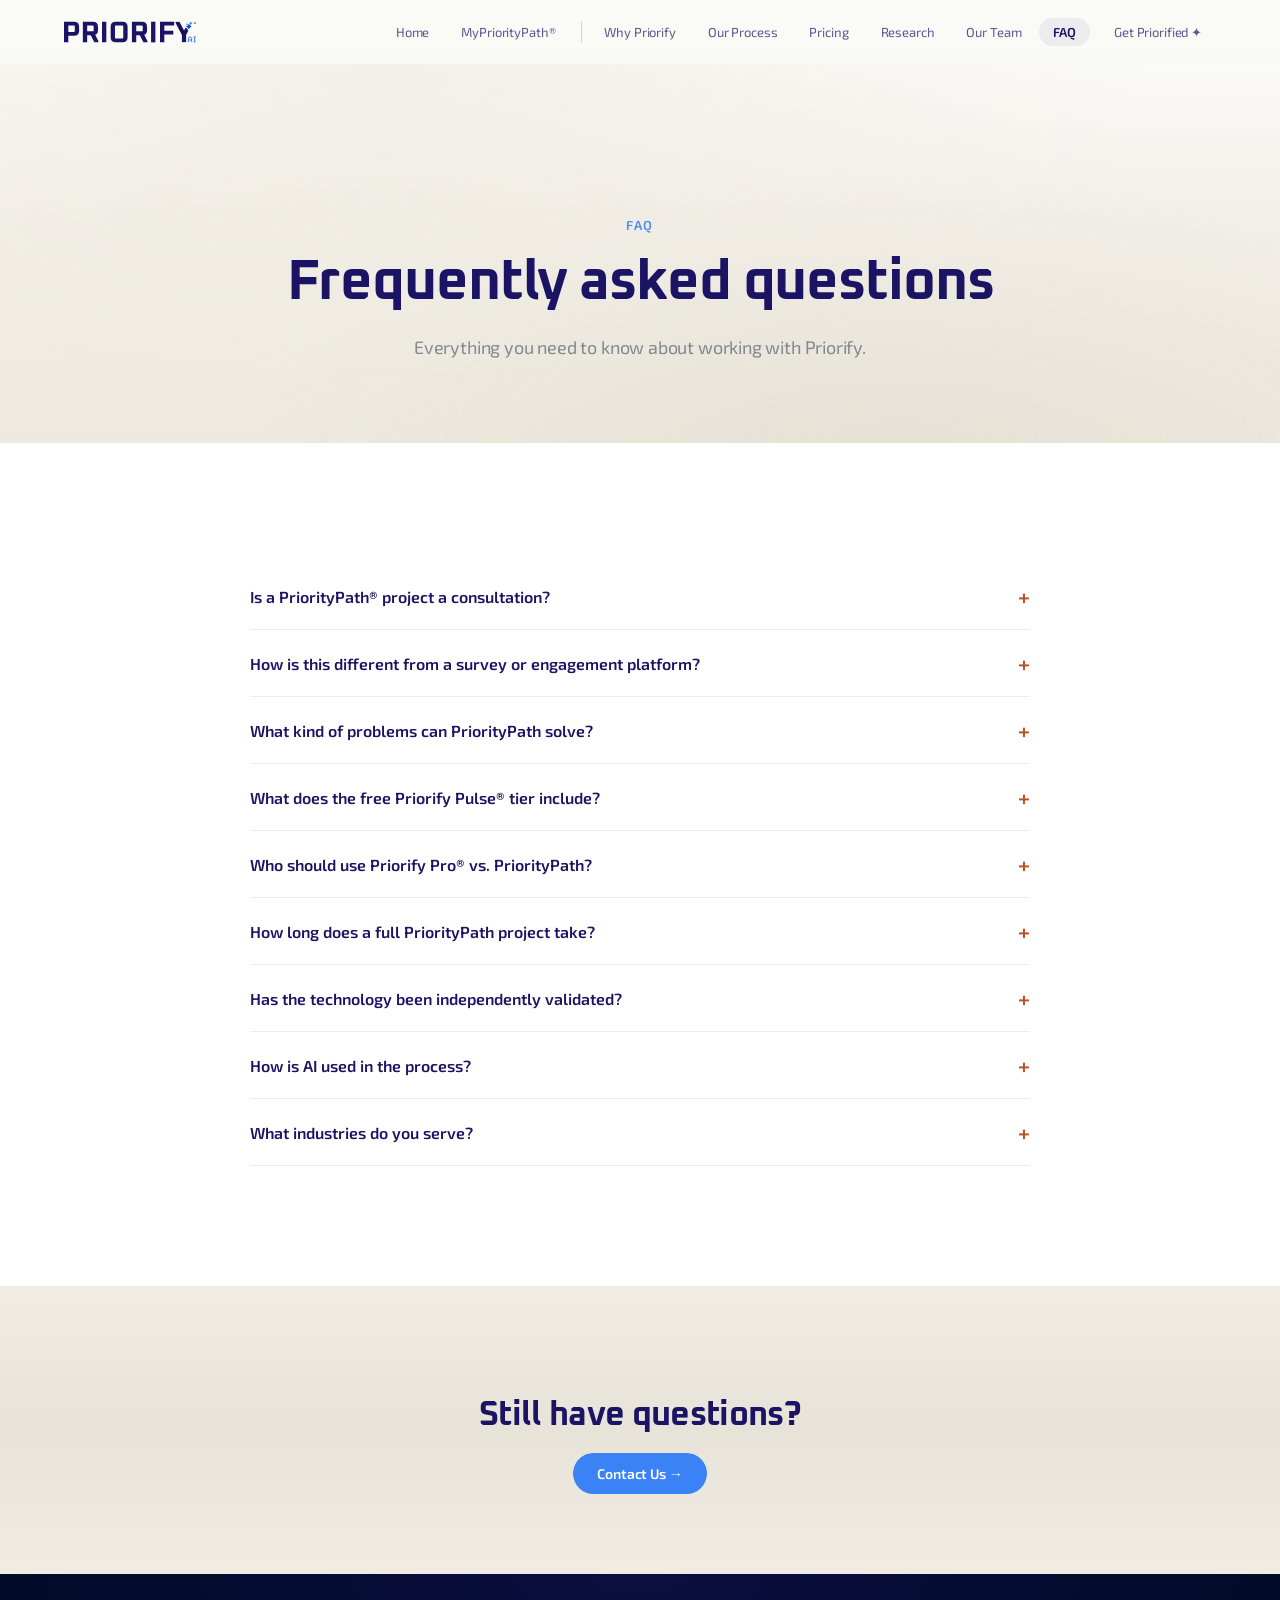
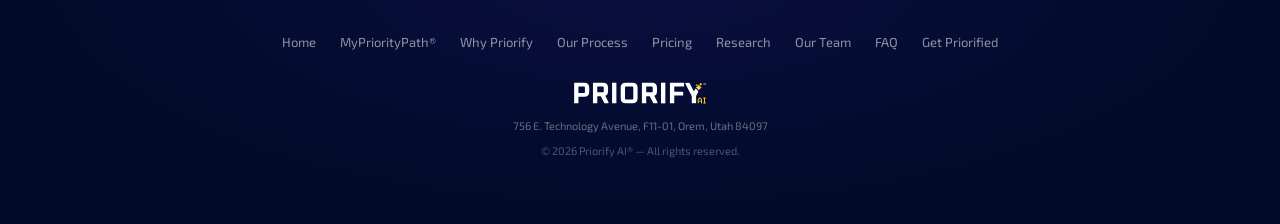
<file: faq/index.html>
<!DOCTYPE html>
<html lang="en">
  <head>
    <meta charset="utf-8" />
    <meta name="viewport" content="width=device-width, initial-scale=1" />
    <script>
      window.dataLayer = window.dataLayer || [];
    </script>
    <script>
      (function (w, d, s, l, i) {
        w[l] = w[l] || [];
        w[l].push({ "gtm.start": new Date().getTime(), event: "gtm.js" });
        var f = d.getElementsByTagName(s)[0],
          j = d.createElement(s),
          dl = l != "dataLayer" ? "&l=" + l : "";
        j.async = true;
        j.src = "https://www.googletagmanager.com/gtm.js?id=" + i + dl;
        f.parentNode.insertBefore(j, f);
      })(window, document, "script", "dataLayer", "GTM-PLTQ3Q4B");
    </script>
    <!-- GA4 pageviews: gtag + analytics.js. Do not add a second GA4 Configuration tag in GTM. -->
    <script async src="https://www.googletagmanager.com/gtag/js?id=G-PKGY8GTT1T"></script>
    <script src="/js/analytics.js"></script>
    <title>FAQ — Priorify AI</title>
    <meta name="description" content="Frequently asked questions about PriorityPath, Priorify Pulse, Pro, interviews, timelines, validation, and AI in the process." />
    <link rel="canonical" href="https://priorify.ai/faq/" />
    <link rel="icon" href="/assets/images/favicon-y.svg" type="image/svg+xml" />
    <link rel="apple-touch-icon" href="/assets/images/favicon-y.svg" />
    <meta property="og:type" content="website" />
    <meta property="og:url" content="https://priorify.ai/faq/" />
    <meta property="og:title" content="FAQ — Priorify AI" />
    <meta property="og:description" content="Frequently asked questions about PriorityPath, Priorify Pulse, Pro, interviews, timelines, validation, and AI in the process." />
    <meta property="og:image" content="https://priorify.ai/assets/images/logo-blue.svg" />
    <meta property="og:site_name" content="Priorify® — The Prioritization Company" />
    <meta name="twitter:card" content="summary_large_image" />
    <meta name="twitter:title" content="FAQ — Priorify AI" />
    <meta name="twitter:description" content="Frequently asked questions about PriorityPath, Priorify Pulse, Pro, interviews, timelines, validation, and AI in the process." />
    <meta name="twitter:image" content="https://priorify.ai/assets/images/logo-blue.svg" />
    <link rel="stylesheet" href="/css/main.css" />
  </head>
  <body>
    <noscript
      ><iframe
        src="https://www.googletagmanager.com/ns.html?id=GTM-PLTQ3Q4B"
        height="0"
        width="0"
        style="display: none; visibility: hidden"
        title="Google Tag Manager"
      ></iframe
    ></noscript>

    <header class="site-header" role="banner">
      <a class="skip-link" href="#main">Skip to main content</a>
      <div class="site-header__inner">
        <a class="site-header__logo" href="/">
          <img class="logo-default" src="/assets/images/logo-blue.svg" width="200" height="28" alt="Priorify AI" />
          <img class="logo-scrolled" src="/assets/images/logo-yellow.svg" width="200" height="28" alt="" />
        </a>
        <nav class="site-nav" aria-label="Primary">
          <div class="site-nav__group site-nav__group--paths" role="group" aria-label="Choose your path">
          <a href="/" title="Organization &amp; team engagements">Home</a>
          <a href="/myprioritypath/" class="site-nav__link--individual" title="Individuals — personal &amp; career goals">MyPriorityPath®</a>
          </div>
          <span class="site-nav__sep" aria-hidden="true"></span>
          <div class="site-nav__group site-nav__group--learn" role="group" aria-label="Methodology and company">
          <a href="/why-priorify/">Why Priorify</a>
          <a href="/our-process/">Our Process</a>
          <a href="/pricing/">Pricing</a>
          <a href="/research/">Research</a>
          <a href="/our-team/">Our Team</a>
          <a href="/faq/" aria-current="page">FAQ</a>
          </div>
          <a class="btn-nav-cta" href="/contact/">Get Priorified ✦</a>
        </nav>
        <button type="button" class="site-header__toggle" aria-expanded="false" aria-controls="site-nav-mobile" aria-label="Open menu">
          <span class="site-header__toggle-bar"></span><span class="site-header__toggle-bar"></span><span class="site-header__toggle-bar"></span>
        </button>
      </div>
      <div id="site-nav-mobile" class="site-nav-mobile" hidden>
        <div class="site-nav-mobile__group site-nav-mobile__group--paths" role="group" aria-label="Choose your path">
        <a href="/">Home</a>
        <a href="/myprioritypath/" class="site-nav-mobile__link--individual">MyPriorityPath®</a>
        </div>
        <div class="site-nav-mobile__sep" aria-hidden="true"></div>
        <div class="site-nav-mobile__group site-nav-mobile__group--learn" role="group" aria-label="Methodology and company">
        <a href="/why-priorify/">Why Priorify</a>
        <a href="/our-process/">Our Process</a>
        <a href="/pricing/">Pricing</a>
        <a href="/research/">Research</a>
        <a href="/our-team/">Our Team</a>
        <a href="/faq/" aria-current="page">FAQ</a>
        </div>
        <a class="btn-nav-cta" href="/contact/">Get Priorified ✦</a>
      </div>
    </header>

    <main id="main" class="page-main">
      <section class="hero">
        <div class="hero__inner">
          <p class="hero__label">FAQ</p>
          <h1 class="hero__title">Frequently asked questions</h1>
          <p class="hero__subtitle">Everything you need to know about working with Priorify.</p>
        </div>
      </section>

      <section class="section" aria-label="Questions and answers">
        <div class="section__inner faq-list">
          <details>
            <summary>Is a PriorityPath® project a consultation?</summary>
            <p>
              No — it's a facilitation. The PriorityPath process is fully dependent on insights collected from your own stakeholders. Priorify facilitators NEVER insert their own opinions, experiences, or ideas. We organize and illuminate what your people already know.
            </p>
          </details>
          <details>
            <summary>How is this different from a survey or engagement platform?</summary>
            <p>
              Surveys capture surface-level responses with low trust. PriorityPath uses confidential 1-on-1 interviews by a neutral third party, where anonymity promotes genuine candor. The data is organized into cause-and-effect relationships and mathematically prioritized — not just averaged.
            </p>
          </details>
          <details>
            <summary>What kind of problems can PriorityPath solve?</summary>
            <p>
              Our process is industry and problem agnostic. Past applications include strategic planning, restructuring, M&amp;A integration, manufacturing improvement, safety management, resource allocation, product launches, and conflict resolution — across four continents.
            </p>
          </details>
          <details>
            <summary>What does the free Priorify Pulse® tier include?</summary>
            <p>
              Pulse provides an instant AI-powered analysis including a priority map, hidden insight analysis, and a downloadable summary. Based only on your input (no stakeholder interviews) — powerful for initial framing, but limited compared to multi-stakeholder intelligence.
            </p>
          </details>
          <details>
            <summary>Who should use Priorify Pro® vs. PriorityPath?</summary>
            <p>
              Pro works well for operational prioritization, product strategy, and departmental alignment where you can survey stakeholders directly. For politically sensitive issues where anonymity, trust, and facilitated group alignment are critical, PriorityPath with analyst-led interviews is recommended.
            </p>
          </details>
          <details>
            <summary>How long does a full PriorityPath project take?</summary>
            <p>
              Typically 3–5 weeks. Compare this to 26+ weeks at major consulting firms. AI tools accelerate every step while analysts ensure interviews, validation, and facilitation maintain the depth that drives real alignment.
            </p>
          </details>
          <details>
            <summary>Has the technology been independently validated?</summary>
            <p>
              Yes — by the U.S. Army TRADOC, ExxonMobil, Stanford Research Institute, the U.S. Veterans Administration, and the U.S. Nuclear Regulatory Agency. It was found to be the only method that mathematically considers interactions among all issues simultaneously.
            </p>
          </details>
          <details>
            <summary>How is AI used in the process?</summary>
            <p>
              AI enhances every step: pre-engagement research, interview transcription and synthesis, diagram auto-generation, adaptive rating interfaces, scenario simulation, group disagreement analysis, and ongoing progress tracking. But human interviews, facilitated discussions, and trust-building remain human-led.
            </p>
          </details>
          <details>
            <summary>What industries do you serve?</summary>
            <p>
              All of them. We've completed projects in aerospace, defense, energy, healthcare, technology, manufacturing, government (US, Canada, NZ, Australia, UK), utilities, and more. The process is agnostic because it's driven by your stakeholders, not our industry expertise.
            </p>
          </details>
        </div>
      </section>

      <section class="cta-band" aria-labelledby="faq-cta-title">
        <div class="cta-band__inner">
          <h2 id="faq-cta-title">Still have questions?</h2>
          <a class="btn btn--blue" href="/contact/">Contact Us →</a>
        </div>
      </section>
    </main>

    <footer class="site-footer" role="contentinfo">
      <div class="site-footer__links">
        <a href="/">Home</a>
        <a href="/myprioritypath/">MyPriorityPath®</a>
        <a href="/why-priorify/">Why Priorify</a>
        <a href="/our-process/">Our Process</a>
        <a href="/pricing/">Pricing</a>
        <a href="/research/">Research</a>
        <a href="/our-team/">Our Team</a>
        <a href="/faq/">FAQ</a>
        <a href="/contact/">Get Priorified</a>
      </div>
      <div class="site-footer__logo"><img src="/assets/images/logo-yellow.svg" width="200" height="28" alt="Priorify AI" /></div>
      <p class="site-footer__addr">756 E. Technology Avenue, F11-01, Orem, Utah 84097</p>
      <p class="site-footer__copy">© <span data-year></span> Priorify AI® — All rights reserved.</p>
    </footer>
    <script src="/js/main.js" defer></script>
  </body>
</html>
</file>
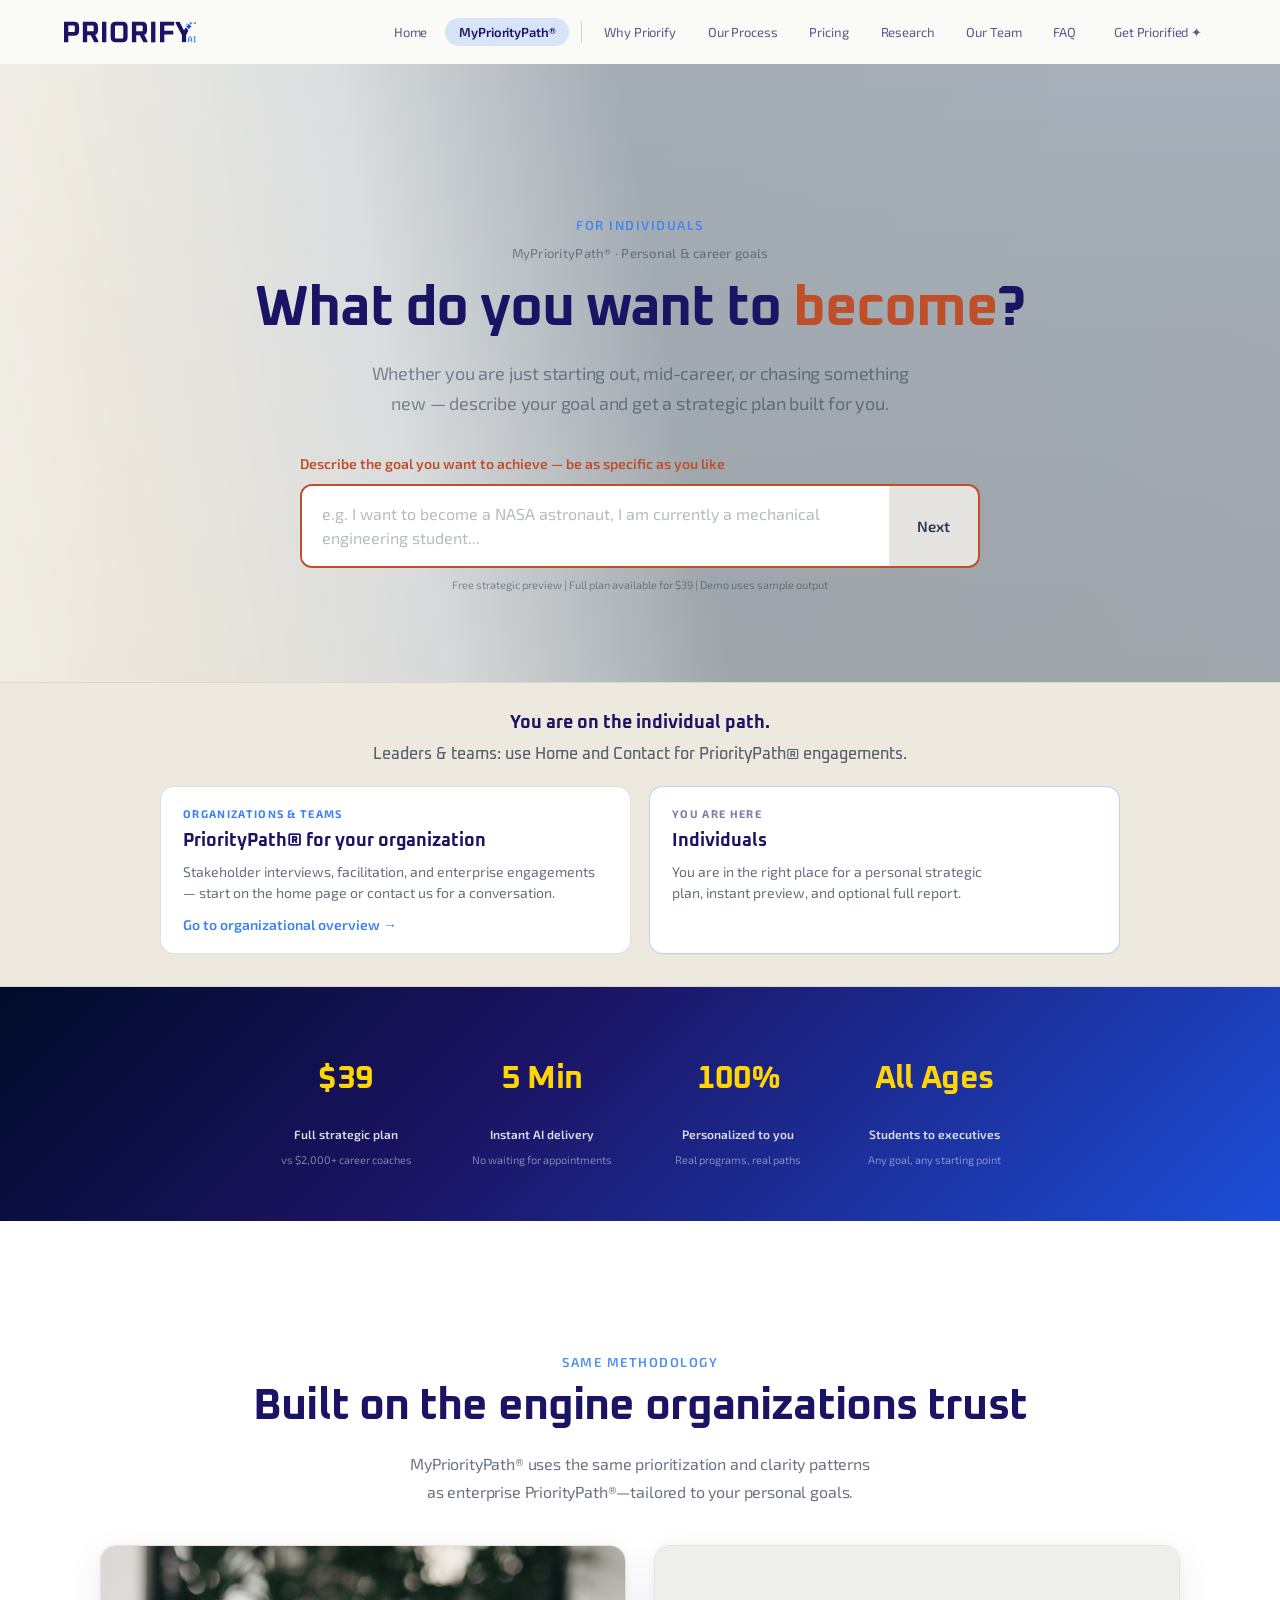
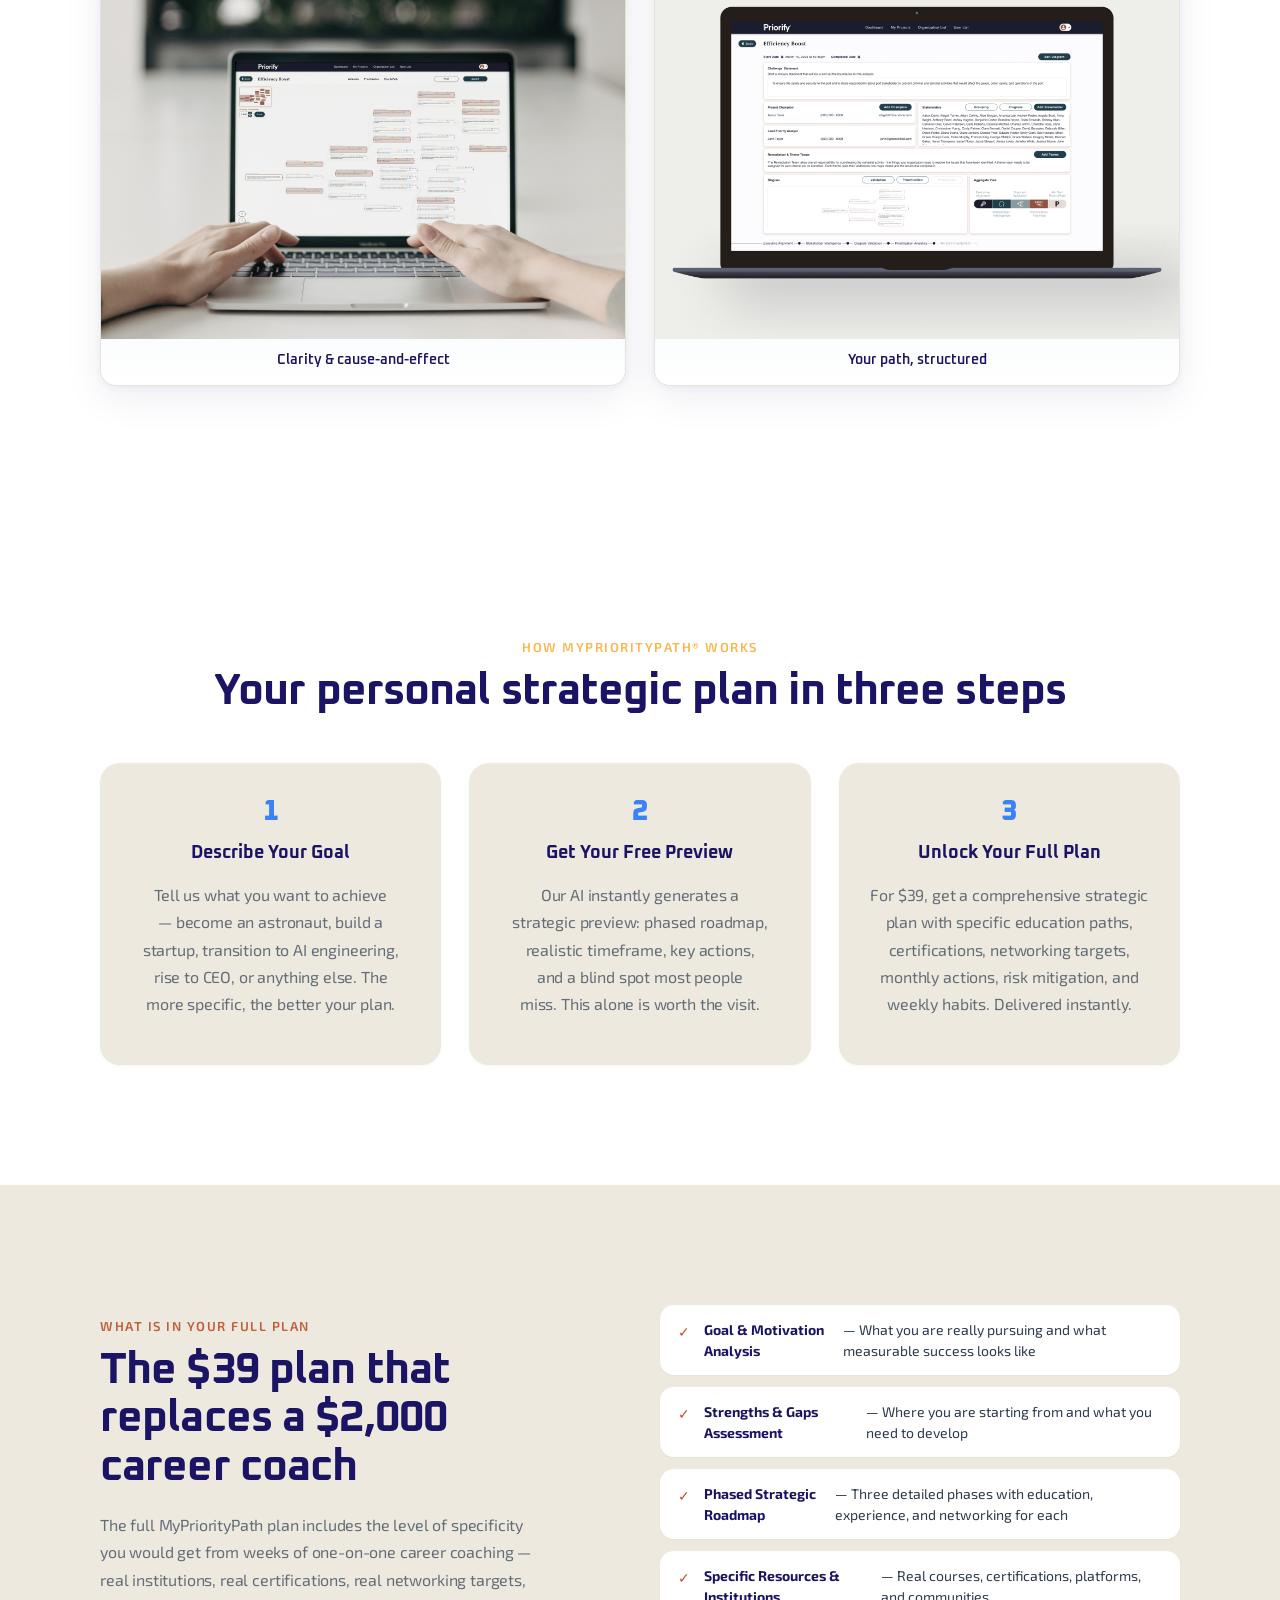
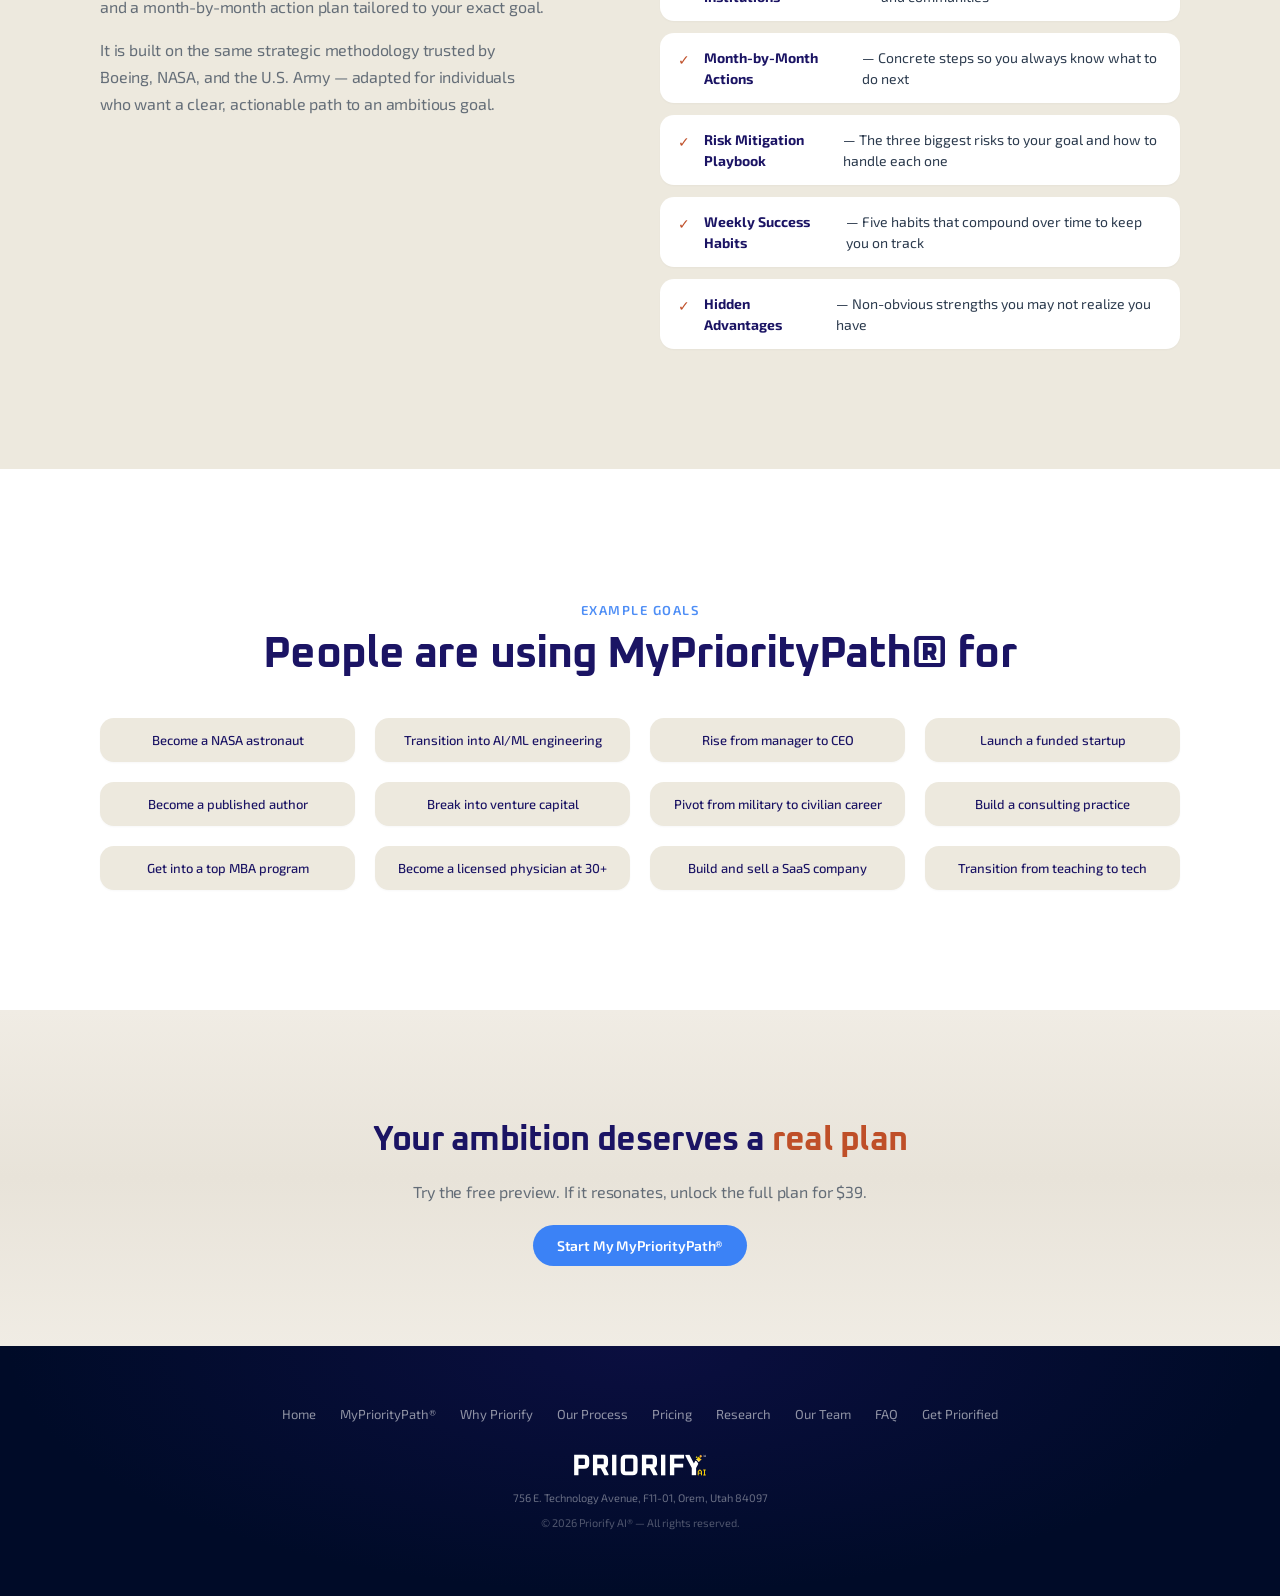
<file: myprioritypath/index.html>
<!DOCTYPE html>
<html lang="en">
  <head>
    <meta charset="utf-8" />
    <meta name="viewport" content="width=device-width, initial-scale=1" />
    <script>
      window.dataLayer = window.dataLayer || [];
    </script>
    <script>
      (function (w, d, s, l, i) {
        w[l] = w[l] || [];
        w[l].push({ "gtm.start": new Date().getTime(), event: "gtm.js" });
        var f = d.getElementsByTagName(s)[0],
          j = d.createElement(s),
          dl = l != "dataLayer" ? "&l=" + l : "";
        j.async = true;
        j.src = "https://www.googletagmanager.com/gtm.js?id=" + i + dl;
        f.parentNode.insertBefore(j, f);
      })(window, document, "script", "dataLayer", "GTM-PLTQ3Q4B");
    </script>
    <!-- GA4 pageviews: gtag + analytics.js. Do not add a second GA4 Configuration tag in GTM. -->
    <script async src="https://www.googletagmanager.com/gtag/js?id=G-PKGY8GTT1T"></script>
    <script src="/js/analytics.js"></script>
    <title>MyPriorityPath® — Priorify AI</title>
    <meta
      name="description"
      content="Describe your personal or career goal and get a strategic preview — phased roadmap, timeframe, and blind spots. Full plan unlocks for $39."
    />
    <link rel="canonical" href="https://priorify.ai/myprioritypath/" />
    <link rel="icon" href="/assets/images/favicon-y.svg" type="image/svg+xml" />
    <link rel="apple-touch-icon" href="/assets/images/favicon-y.svg" />
    <meta property="og:type" content="website" />
    <meta property="og:url" content="https://priorify.ai/myprioritypath/" />
    <meta property="og:title" content="MyPriorityPath® — Priorify AI" />
    <meta
      property="og:description"
      content="Your personal strategic plan — preview free, full plan $39. Built on the same methodology trusted by enterprise teams."
    />
    <meta property="og:image" content="https://priorify.ai/assets/images/logo-blue.svg" />
    <meta property="og:site_name" content="Priorify® — The Prioritization Company" />
    <meta name="twitter:card" content="summary_large_image" />
    <meta name="twitter:title" content="MyPriorityPath® — Priorify AI" />
    <meta
      name="twitter:description"
      content="Your personal strategic plan — preview free, full plan $39. Built on the same methodology trusted by enterprise teams."
    />
    <meta name="twitter:image" content="https://priorify.ai/assets/images/logo-blue.svg" />
    <link rel="stylesheet" href="/css/main.css" />
  </head>
  <body>
    <noscript
      ><iframe
        src="https://www.googletagmanager.com/ns.html?id=GTM-PLTQ3Q4B"
        height="0"
        width="0"
        style="display: none; visibility: hidden"
        title="Google Tag Manager"
      ></iframe
    ></noscript>

    <header class="site-header" role="banner">
      <a class="skip-link" href="#main">Skip to main content</a>
      <div class="site-header__inner">
        <a class="site-header__logo" href="/">
          <img class="logo-default" src="/assets/images/logo-blue.svg" width="200" height="28" alt="Priorify AI" />
          <img class="logo-scrolled" src="/assets/images/logo-yellow.svg" width="200" height="28" alt="" />
        </a>
        <nav class="site-nav" aria-label="Primary">
          <div class="site-nav__group site-nav__group--paths" role="group" aria-label="Choose your path">
          <a href="/" title="Organization &amp; team engagements">Home</a>
          <a href="/myprioritypath/" class="site-nav__link--individual" aria-current="page" title="Individuals — personal &amp; career goals">MyPriorityPath®</a>
          </div>
          <span class="site-nav__sep" aria-hidden="true"></span>
          <div class="site-nav__group site-nav__group--learn" role="group" aria-label="Methodology and company">
          <a href="/why-priorify/">Why Priorify</a>
          <a href="/our-process/">Our Process</a>
          <a href="/pricing/">Pricing</a>
          <a href="/research/">Research</a>
          <a href="/our-team/">Our Team</a>
          <a href="/faq/">FAQ</a>
          </div>
          <a class="btn-nav-cta" href="/contact/">Get Priorified ✦</a>
        </nav>
        <button type="button" class="site-header__toggle" aria-expanded="false" aria-controls="site-nav-mobile" aria-label="Open menu">
          <span class="site-header__toggle-bar"></span><span class="site-header__toggle-bar"></span><span class="site-header__toggle-bar"></span>
        </button>
      </div>
      <div id="site-nav-mobile" class="site-nav-mobile" hidden>
        <div class="site-nav-mobile__group site-nav-mobile__group--paths" role="group" aria-label="Choose your path">
        <a href="/">Home</a>
        <a href="/myprioritypath/" class="site-nav-mobile__link--individual" aria-current="page">MyPriorityPath®</a>
        </div>
        <div class="site-nav-mobile__sep" aria-hidden="true"></div>
        <div class="site-nav-mobile__group site-nav-mobile__group--learn" role="group" aria-label="Methodology and company">
        <a href="/why-priorify/">Why Priorify</a>
        <a href="/our-process/">Our Process</a>
        <a href="/pricing/">Pricing</a>
        <a href="/research/">Research</a>
        <a href="/our-team/">Our Team</a>
        <a href="/faq/">FAQ</a>
        </div>
        <a class="btn-nav-cta" href="/contact/">Get Priorified ✦</a>
      </div>
    </header>

    <main id="main" class="page-main">
      <section class="hero hero--landscape" aria-labelledby="mypath-hero-title">
        <div class="hero__inner">
          <p class="hero__label">For Individuals</p>
          <p class="hero__kicker">MyPriorityPath® · Personal &amp; career goals</p>
          <h1 id="mypath-hero-title" class="hero__title hero__title--rotating">
            <span
              class="rotating-sentence"
              data-rotating-sentence
              data-sentences='[{"pre":"What do you want to ","word":"become","post":"?"},{"pre":"What ","word":"career","post":" do you want?"},{"pre":"What is your next ","word":"chapter","post":"?"},{"pre":"What is your ","word":"pivot","post":"?"},{"pre":"What is your ","word":"personal goal","post":"?"}]'
            >
              <span data-rs-pre>What do you want to </span><span data-rs-word class="accent">become</span><span data-rs-post>?</span>
            </span>
          </h1>
          <p class="hero__subtitle">
            Whether you are just starting out, mid-career, or chasing something new — describe your goal and get a strategic plan built for you.
          </p>
          <div id="mypath-demo" class="ai-demo" aria-label="MyPriorityPath preview demo"></div>
        </div>
      </section>

      <section class="hero-paths" aria-labelledby="mypath-paths-title">
        <h2 id="mypath-paths-title" class="hero-paths__page-title">
          You are on the individual path. <span class="hero-paths__sub">Leaders &amp; teams: use Home and Contact for PriorityPath® engagements.</span>
        </h2>
        <div class="hero-paths__inner">
          <a class="hero-paths__item hero-paths__link" href="/">
            <span class="hero-paths__badge">Organizations &amp; teams</span>
            <p class="hero-paths__title">PriorityPath® for your organization</p>
            <p class="hero-paths__text">
              Stakeholder interviews, facilitation, and enterprise engagements — start on the home page or contact us for a conversation.
            </p>
            <span class="hero-paths__cta">Go to organizational overview <span aria-hidden="true">→</span></span>
          </a>
          <div class="hero-paths__item hero-paths__item--current">
            <span class="hero-paths__badge">You are here</span>
            <p class="hero-paths__title">Individuals</p>
            <p class="hero-paths__text">
              You are in the right place for a personal strategic plan, instant preview, and optional full report.
            </p>
          </div>
        </div>
      </section>

      <div class="stats-strip" aria-label="MyPriorityPath highlights">
        <div class="stats-strip__inner">
          <div class="stat">
            <p class="stat__num">$39</p>
            <p class="stat__label">Full strategic plan</p>
            <p class="stat__sub">vs $2,000+ career coaches</p>
          </div>
          <div class="stat">
            <p class="stat__num">5 Min</p>
            <p class="stat__label">Instant AI delivery</p>
            <p class="stat__sub">No waiting for appointments</p>
          </div>
          <div class="stat">
            <p class="stat__num">100%</p>
            <p class="stat__label">Personalized to you</p>
            <p class="stat__sub">Real programs, real paths</p>
          </div>
          <div class="stat">
            <p class="stat__num">All Ages</p>
            <p class="stat__label">Students to executives</p>
            <p class="stat__sub">Any goal, any starting point</p>
          </div>
        </div>
      </div>

      <section class="section product-showcase" aria-labelledby="mypath-platform-visual-title">
        <div class="section__inner">
          <p class="section-label text-center">Same methodology</p>
          <h2 id="mypath-platform-visual-title" class="section-title text-center">Built on the engine organizations trust</h2>
          <p class="prose product-showcase__lead text-center">
            MyPriorityPath® uses the same prioritization and clarity patterns as enterprise PriorityPath®—tailored to your personal goals.
          </p>
          <div class="product-showcase__grid" role="list">
            <figure class="product-showcase__figure" role="listitem">
              <img
                src="/assets/images/priorify_app_images/priorify-diagram2.jpg"
                width="640"
                height="480"
                alt="Priorify strategic diagram view"
                loading="lazy"
                decoding="async"
              />
              <figcaption class="product-showcase__caption">Clarity &amp; cause-and-effect</figcaption>
            </figure>
            <figure class="product-showcase__figure" role="listitem">
              <img
                src="/assets/images/priorify_app_images/priorify-details2.jpg"
                width="640"
                height="480"
                alt="Priorify roadmap and detail view"
                loading="lazy"
                decoding="async"
              />
              <figcaption class="product-showcase__caption">Your path, structured</figcaption>
            </figure>
          </div>
        </div>
      </section>

      <section class="section" aria-labelledby="how-mypath-title">
        <div class="section__inner text-center" style="margin-bottom: 48px">
          <p class="section-label section-label--amber">How MyPriorityPath® Works</p>
          <h2 id="how-mypath-title" class="section-title">Your personal strategic plan in three steps</h2>
        </div>
        <div class="section__inner three-col-grid">
          <article class="info-card">
            <p class="info-card__icon" aria-hidden="true">1</p>
            <h3 class="info-card__title">Describe Your Goal</h3>
            <p class="prose">
              Tell us what you want to achieve — become an astronaut, build a startup, transition to AI engineering, rise to CEO, or anything else. The more specific, the better your plan.
            </p>
          </article>
          <article class="info-card">
            <p class="info-card__icon" aria-hidden="true">2</p>
            <h3 class="info-card__title">Get Your Free Preview</h3>
            <p class="prose">
              Our AI instantly generates a strategic preview: phased roadmap, realistic timeframe, key actions, and a blind spot most people miss. This alone is worth the visit.
            </p>
          </article>
          <article class="info-card">
            <p class="info-card__icon" aria-hidden="true">3</p>
            <h3 class="info-card__title">Unlock Your Full Plan</h3>
            <p class="prose">
              For $39, get a comprehensive strategic plan with specific education paths, certifications, networking targets, monthly actions, risk mitigation, and weekly habits. Delivered instantly.
            </p>
          </article>
        </div>
      </section>

      <section class="section section--cream" aria-labelledby="full-plan-title">
        <div class="section__inner two-col-split">
          <div>
            <p class="section-label section-label--orange">What Is In Your Full Plan</p>
            <h2 id="full-plan-title" class="section-title">The $39 plan that replaces a $2,000 career coach</h2>
            <p class="prose">
              The full MyPriorityPath plan includes the level of specificity you would get from weeks of one-on-one career coaching — real institutions, real certifications, real networking targets, and a month-by-month action plan tailored to your exact goal.
            </p>
            <p class="prose">
              It is built on the same strategic methodology trusted by Boeing, NASA, and the U.S. Army — adapted for individuals who want a clear, actionable path to an ambitious goal.
            </p>
          </div>
          <ul class="check-list" aria-label="Full plan includes">
            <li><span class="check-list__mark" aria-hidden="true">✓</span> <strong>Goal &amp; Motivation Analysis</strong> — What you are really pursuing and what measurable success looks like</li>
            <li><span class="check-list__mark" aria-hidden="true">✓</span> <strong>Strengths &amp; Gaps Assessment</strong> — Where you are starting from and what you need to develop</li>
            <li><span class="check-list__mark" aria-hidden="true">✓</span> <strong>Phased Strategic Roadmap</strong> — Three detailed phases with education, experience, and networking for each</li>
            <li><span class="check-list__mark" aria-hidden="true">✓</span> <strong>Specific Resources &amp; Institutions</strong> — Real courses, certifications, platforms, and communities</li>
            <li><span class="check-list__mark" aria-hidden="true">✓</span> <strong>Month-by-Month Actions</strong> — Concrete steps so you always know what to do next</li>
            <li><span class="check-list__mark" aria-hidden="true">✓</span> <strong>Risk Mitigation Playbook</strong> — The three biggest risks to your goal and how to handle each one</li>
            <li><span class="check-list__mark" aria-hidden="true">✓</span> <strong>Weekly Success Habits</strong> — Five habits that compound over time to keep you on track</li>
            <li><span class="check-list__mark" aria-hidden="true">✓</span> <strong>Hidden Advantages</strong> — Non-obvious strengths you may not realize you have</li>
          </ul>
        </div>
      </section>

      <section class="section" aria-labelledby="example-goals-title">
        <div class="section__inner text-center" style="margin-bottom: 40px">
          <p class="section-label">Example Goals</p>
          <h2 id="example-goals-title" class="section-title">People are using MyPriorityPath® for</h2>
        </div>
        <div class="section__inner goals-grid">
          <p class="goal-pill">Become a NASA astronaut</p>
          <p class="goal-pill">Transition into AI/ML engineering</p>
          <p class="goal-pill">Rise from manager to CEO</p>
          <p class="goal-pill">Launch a funded startup</p>
          <p class="goal-pill">Become a published author</p>
          <p class="goal-pill">Break into venture capital</p>
          <p class="goal-pill">Pivot from military to civilian career</p>
          <p class="goal-pill">Build a consulting practice</p>
          <p class="goal-pill">Get into a top MBA program</p>
          <p class="goal-pill">Become a licensed physician at 30+</p>
          <p class="goal-pill">Build and sell a SaaS company</p>
          <p class="goal-pill">Transition from teaching to tech</p>
        </div>
      </section>

      <section class="cta-band" aria-labelledby="mypath-cta-title">
        <div class="cta-band__inner">
          <h2 id="mypath-cta-title">Your ambition deserves a <span class="accent">real plan</span></h2>
          <p class="prose" style="margin-bottom: 20px">Try the free preview. If it resonates, unlock the full plan for $39.</p>
          <a class="btn btn--blue" href="#mypath-demo">Start My MyPriorityPath®</a>
        </div>
      </section>
    </main>

    <footer class="site-footer" role="contentinfo">
      <div class="site-footer__links">
        <a href="/">Home</a>
        <a href="/myprioritypath/">MyPriorityPath®</a>
        <a href="/why-priorify/">Why Priorify</a>
        <a href="/our-process/">Our Process</a>
        <a href="/pricing/">Pricing</a>
        <a href="/research/">Research</a>
        <a href="/our-team/">Our Team</a>
        <a href="/faq/">FAQ</a>
        <a href="/contact/">Get Priorified</a>
      </div>
      <div class="site-footer__logo"><img src="/assets/images/logo-yellow.svg" width="200" height="28" alt="Priorify AI" /></div>
      <p class="site-footer__addr">756 E. Technology Avenue, F11-01, Orem, Utah 84097</p>
      <p class="site-footer__copy">© <span data-year></span> Priorify AI® — All rights reserved.</p>
    </footer>
    <script src="/js/main.js" defer></script>
  </body>
</html>
</file>
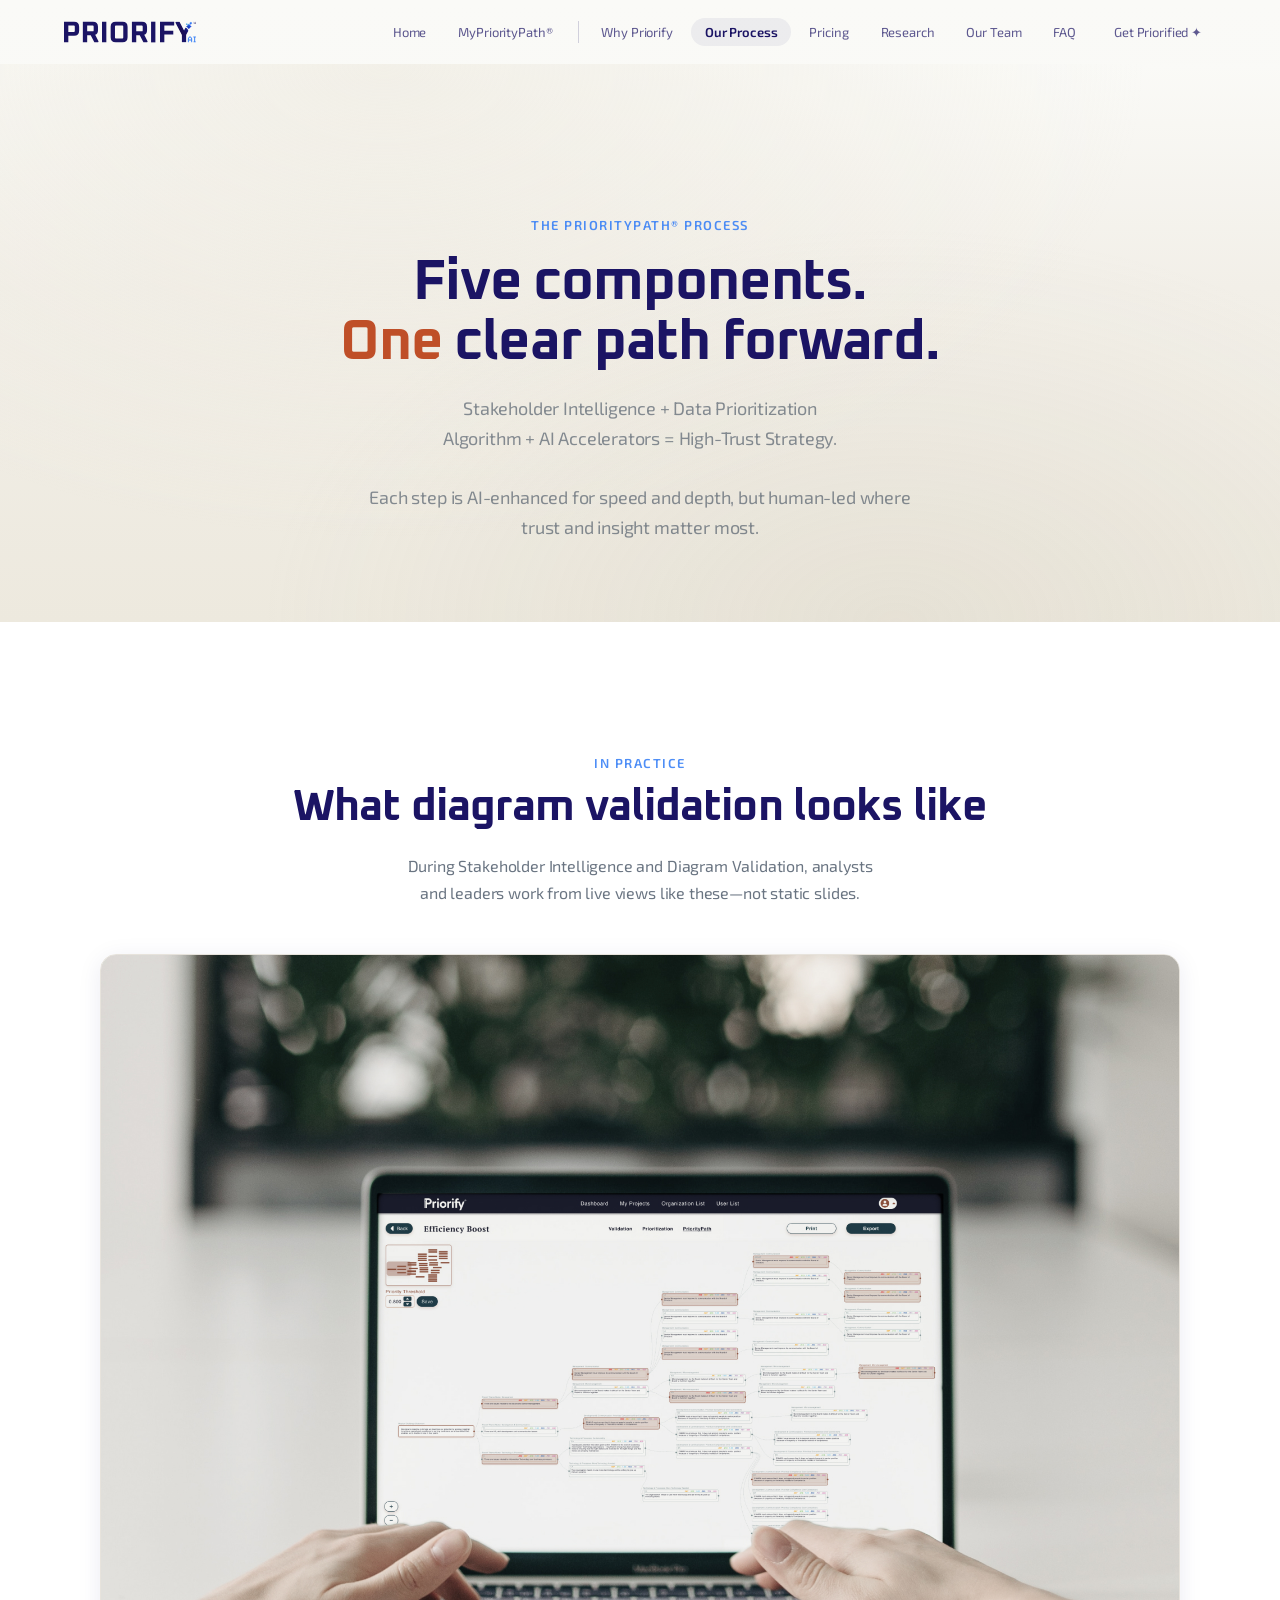
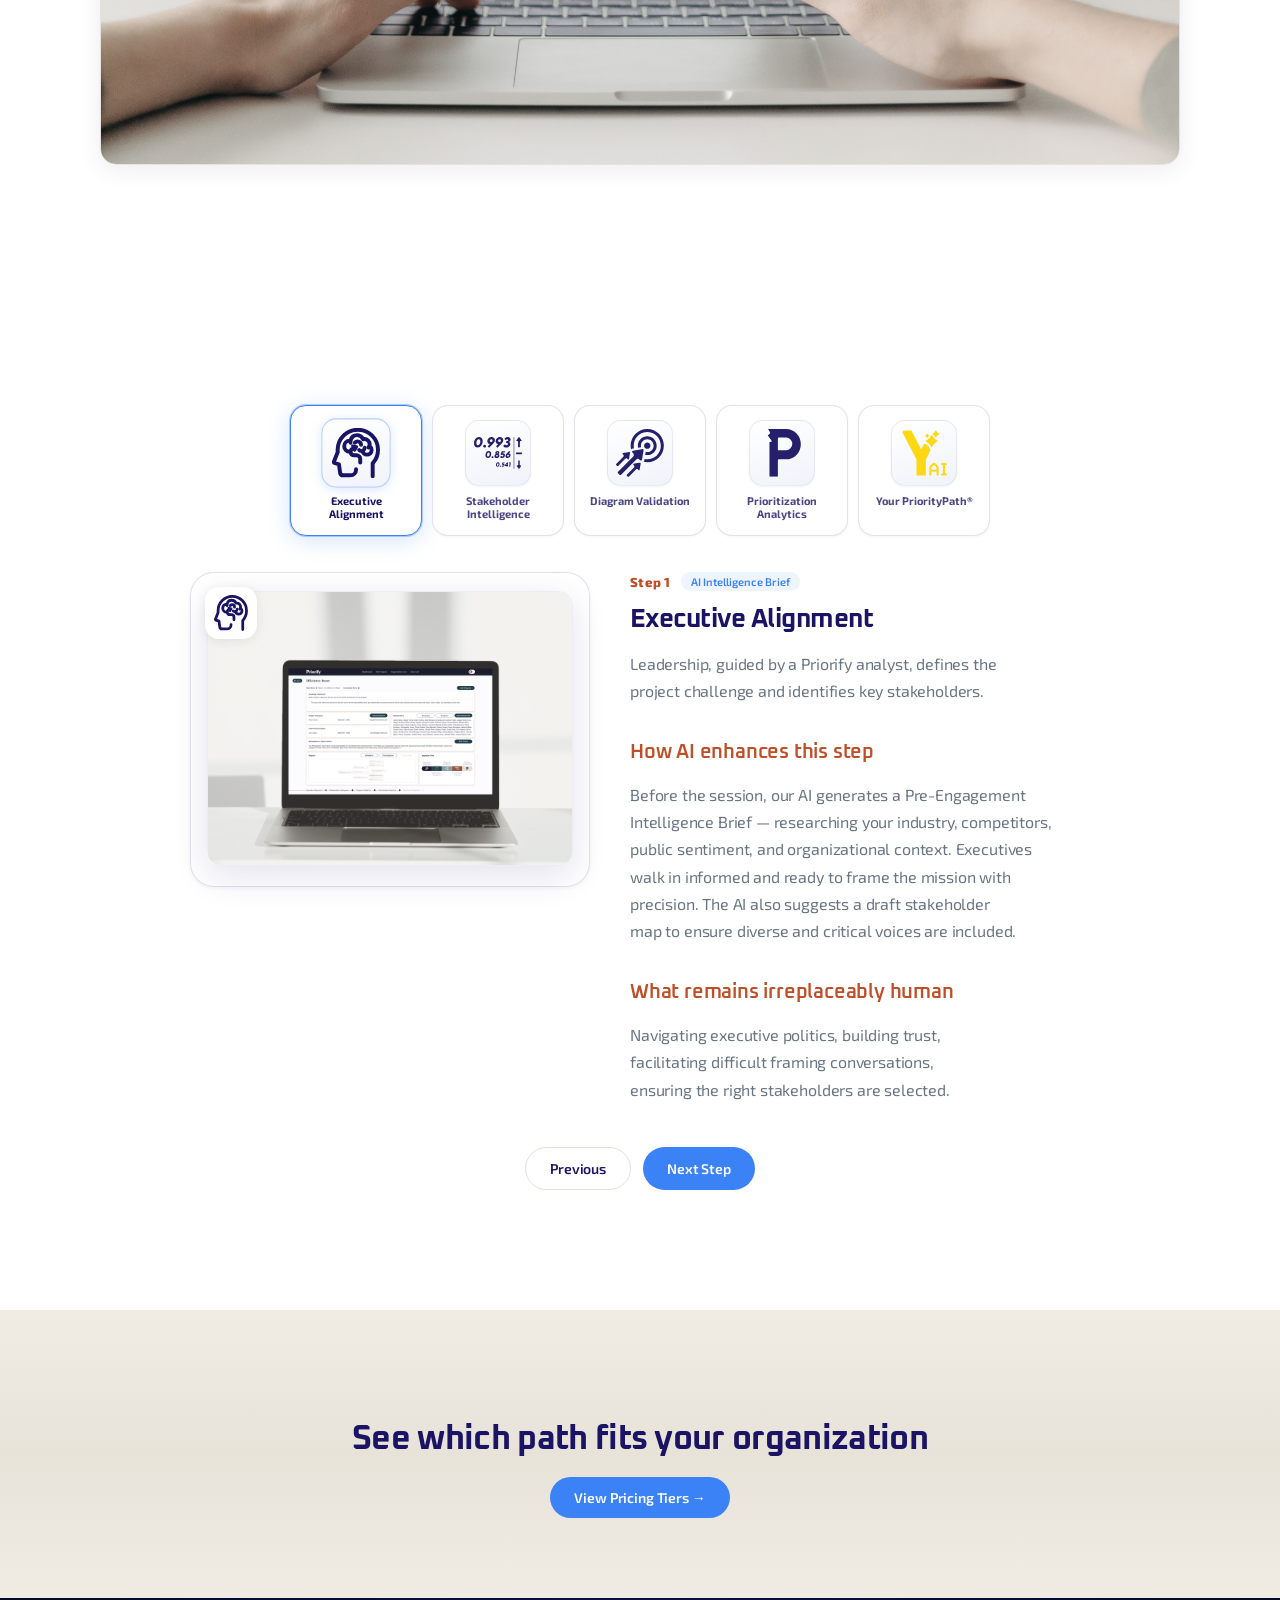
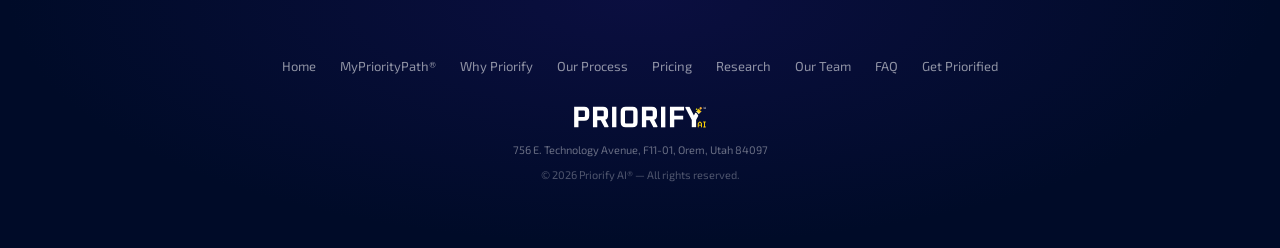
<file: our-process/index.html>
<!DOCTYPE html>
<html lang="en">
  <head>
    <meta charset="utf-8" />
    <meta name="viewport" content="width=device-width, initial-scale=1" />
    <script>
      window.dataLayer = window.dataLayer || [];
    </script>
    <script>
      (function (w, d, s, l, i) {
        w[l] = w[l] || [];
        w[l].push({ "gtm.start": new Date().getTime(), event: "gtm.js" });
        var f = d.getElementsByTagName(s)[0],
          j = d.createElement(s),
          dl = l != "dataLayer" ? "&l=" + l : "";
        j.async = true;
        j.src = "https://www.googletagmanager.com/gtm.js?id=" + i + dl;
        f.parentNode.insertBefore(j, f);
      })(window, document, "script", "dataLayer", "GTM-PLTQ3Q4B");
    </script>
    <!-- GA4 pageviews: gtag + analytics.js. Do not add a second GA4 Configuration tag in GTM. -->
    <script async src="https://www.googletagmanager.com/gtag/js?id=G-PKGY8GTT1T"></script>
    <script src="/js/analytics.js"></script>
    <title>Our Process — Priorify AI</title>
    <meta
      name="description"
      content="Five components of the PriorityPath process: Executive Alignment, Stakeholder Intelligence, Diagram Validation, Prioritization Analytics, and your roadmap."
    />
    <link rel="canonical" href="https://priorify.ai/our-process/" />
    <link rel="icon" href="/assets/images/favicon-y.svg" type="image/svg+xml" />
    <link rel="apple-touch-icon" href="/assets/images/favicon-y.svg" />
    <meta property="og:type" content="website" />
    <meta property="og:url" content="https://priorify.ai/our-process/" />
    <meta property="og:title" content="Our Process — Priorify AI" />
    <meta property="og:description" content="Five components of the PriorityPath process: Executive Alignment, Stakeholder Intelligence, Diagram Validation, Prioritization Analytics, and your roadmap." />
    <meta property="og:image" content="https://priorify.ai/assets/images/logo-blue.svg" />
    <meta property="og:site_name" content="Priorify® — The Prioritization Company" />
    <meta name="twitter:card" content="summary_large_image" />
    <meta name="twitter:title" content="Our Process — Priorify AI" />
    <meta name="twitter:description" content="Five components of the PriorityPath process: Executive Alignment, Stakeholder Intelligence, Diagram Validation, Prioritization Analytics, and your roadmap." />
    <meta name="twitter:image" content="https://priorify.ai/assets/images/logo-blue.svg" />
    <link rel="stylesheet" href="/css/main.css" />
  </head>
  <body>
    <noscript
      ><iframe
        src="https://www.googletagmanager.com/ns.html?id=GTM-PLTQ3Q4B"
        height="0"
        width="0"
        style="display: none; visibility: hidden"
        title="Google Tag Manager"
      ></iframe
    ></noscript>

    <header class="site-header" role="banner">
      <a class="skip-link" href="#main">Skip to main content</a>
      <div class="site-header__inner">
        <a class="site-header__logo" href="/">
          <img class="logo-default" src="/assets/images/logo-blue.svg" width="200" height="28" alt="Priorify AI" />
          <img class="logo-scrolled" src="/assets/images/logo-yellow.svg" width="200" height="28" alt="" />
        </a>
        <nav class="site-nav" aria-label="Primary">
          <div class="site-nav__group site-nav__group--paths" role="group" aria-label="Choose your path">
          <a href="/" title="Organization &amp; team engagements">Home</a>
          <a href="/myprioritypath/" class="site-nav__link--individual" title="Individuals — personal &amp; career goals">MyPriorityPath®</a>
          </div>
          <span class="site-nav__sep" aria-hidden="true"></span>
          <div class="site-nav__group site-nav__group--learn" role="group" aria-label="Methodology and company">
          <a href="/why-priorify/">Why Priorify</a>
          <a href="/our-process/" aria-current="page">Our Process</a>
          <a href="/pricing/">Pricing</a>
          <a href="/research/">Research</a>
          <a href="/our-team/">Our Team</a>
          <a href="/faq/">FAQ</a>
          </div>
          <a class="btn-nav-cta" href="/contact/">Get Priorified ✦</a>
        </nav>
        <button type="button" class="site-header__toggle" aria-expanded="false" aria-controls="site-nav-mobile" aria-label="Open menu">
          <span class="site-header__toggle-bar"></span>
          <span class="site-header__toggle-bar"></span>
          <span class="site-header__toggle-bar"></span>
        </button>
      </div>
      <div id="site-nav-mobile" class="site-nav-mobile" hidden>
        <div class="site-nav-mobile__group site-nav-mobile__group--paths" role="group" aria-label="Choose your path">
        <a href="/">Home</a>
        <a href="/myprioritypath/" class="site-nav-mobile__link--individual">MyPriorityPath®</a>
        </div>
        <div class="site-nav-mobile__sep" aria-hidden="true"></div>
        <div class="site-nav-mobile__group site-nav-mobile__group--learn" role="group" aria-label="Methodology and company">
        <a href="/why-priorify/">Why Priorify</a>
        <a href="/our-process/" aria-current="page">Our Process</a>
        <a href="/pricing/">Pricing</a>
        <a href="/research/">Research</a>
        <a href="/our-team/">Our Team</a>
        <a href="/faq/">FAQ</a>
        </div>
        <a class="btn-nav-cta" href="/contact/">Get Priorified ✦</a>
      </div>
    </header>

    <main id="main" class="page-main">
      <section class="hero">
        <div class="hero__inner">
          <p class="hero__label">The PriorityPath® Process</p>
          <h1 class="hero__title">Five components.<br /><span class="accent" style="color: var(--color-orange)">One</span> clear path forward.</h1>
          <p class="hero__subtitle">
            Stakeholder Intelligence + Data Prioritization Algorithm + AI Accelerators = High-Trust Strategy.<br /><br />
            Each step is AI-enhanced for speed and depth, but human-led where trust and insight matter most.
          </p>
        </div>
      </section>

      <section class="section product-showcase" aria-labelledby="process-platform-visual-title">
        <div class="section__inner">
          <p class="section-label text-center">In practice</p>
          <h2 id="process-platform-visual-title" class="section-title text-center">What diagram validation looks like</h2>
          <p class="prose product-showcase__lead text-center">
            During Stakeholder Intelligence and Diagram Validation, analysts and leaders work from live views like these—not static slides.
          </p>
          <figure class="product-showcase__wide">
            <img
              src="/assets/images/priorify_app_images/priorify-diagram2.jpg"
              width="1200"
              height="900"
              alt="Priorify app: layered stakeholder diagram during validation"
              loading="lazy"
              decoding="async"
            />
          </figure>
        </div>
      </section>

      <section class="section">
        <div class="section__inner">
          <div class="process-tabs" role="tablist" aria-label="Process steps">
            <button type="button" class="process-tab is-active" role="tab" aria-pressed="true" aria-controls="panel-0" id="tab-0">
              <img src="/assets/images/process-step-1.svg" width="56" height="56" alt="" aria-hidden="true" />
              <span class="process-tab__label">Executive Alignment</span>
            </button>
            <button type="button" class="process-tab" role="tab" aria-pressed="false" aria-controls="panel-1" id="tab-1">
              <img src="/assets/images/process-step-2.svg" width="56" height="56" alt="" aria-hidden="true" />
              <span class="process-tab__label">Stakeholder Intelligence</span>
            </button>
            <button type="button" class="process-tab" role="tab" aria-pressed="false" aria-controls="panel-2" id="tab-2">
              <img src="/assets/images/process-step-3.svg" width="56" height="56" alt="" aria-hidden="true" />
              <span class="process-tab__label">Diagram Validation</span>
            </button>
            <button type="button" class="process-tab" role="tab" aria-pressed="false" aria-controls="panel-3" id="tab-3">
              <img src="/assets/images/process-step-4.svg" width="56" height="56" alt="" aria-hidden="true" />
              <span class="process-tab__label">Prioritization Analytics</span>
            </button>
            <button type="button" class="process-tab" role="tab" aria-pressed="false" aria-controls="panel-4" id="tab-4">
              <img src="/assets/images/process-step-5.svg" width="56" height="56" alt="" aria-hidden="true" />
              <span class="process-tab__label">Your PriorityPath®</span>
            </button>
          </div>

          <div id="panel-0" class="process-panel" role="tabpanel" aria-labelledby="tab-0">
            <div class="process-detail process-detail--split">
              <figure class="process-detail__figure process-detail__figure--app">
                <img
                  class="process-detail__app-shot"
                  src="/assets/images/priorify_app_images/priorify-details.jpg"
                  width="640"
                  height="480"
                  alt="Priorify app: executive project view for framing the challenge and stakeholders"
                  loading="lazy"
                  decoding="async"
                />
                <img
                  class="process-detail__step-icon"
                  src="/assets/images/process-step-1.svg"
                  width="56"
                  height="56"
                  alt=""
                  aria-hidden="true"
                  loading="lazy"
                />
              </figure>
              <div class="process-detail__body">
                <div class="process-detail__meta">
                  <span class="process-detail__step-num">Step 1</span>
                  <span class="badge-ai">AI Intelligence Brief</span>
                </div>
                <h2 class="section-title" style="font-size: 26px; margin-bottom: 8px">Executive Alignment</h2>
                <p class="prose">
                  Leadership, guided by a Priorify analyst, defines the project challenge and identifies key stakeholders.
                </p>
                <h3 class="subsection-title">How AI enhances this step</h3>
                <p class="prose">
                  Before the session, our AI generates a Pre-Engagement Intelligence Brief — researching your industry, competitors, public sentiment, and organizational context. Executives walk in informed and ready to frame the mission with precision. The AI also suggests a draft stakeholder map to ensure diverse and critical voices are included.
                </p>
                <h3 class="subsection-title">What remains irreplaceably human</h3>
                <p class="prose">
                  Navigating executive politics, building trust, facilitating difficult framing conversations, ensuring the right stakeholders are selected.
                </p>
              </div>
            </div>
          </div>

          <div id="panel-1" class="process-panel" role="tabpanel" aria-labelledby="tab-1" hidden>
            <div class="process-detail process-detail--split">
              <figure class="process-detail__figure process-detail__figure--app">
                <img
                  class="process-detail__app-shot"
                  src="/assets/images/priorify_app_images/priorify-details2.jpg"
                  width="640"
                  height="480"
                  alt="Priorify app: stakeholder and project detail surfaced from intelligence gathering"
                  loading="lazy"
                  decoding="async"
                />
                <img
                  class="process-detail__step-icon"
                  src="/assets/images/process-step-2.svg"
                  width="56"
                  height="56"
                  alt=""
                  aria-hidden="true"
                  loading="lazy"
                />
              </figure>
              <div class="process-detail__body">
                <div class="process-detail__meta">
                  <span class="process-detail__step-num">Step 2</span>
                  <span class="badge-ai">AI Transcription &amp; Synthesis</span>
                </div>
                <h2 class="section-title" style="font-size: 26px; margin-bottom: 8px">Stakeholder Intelligence</h2>
                <p class="prose">
                  Confidential 1-on-1 interviews capture what your people really think — anonymously and without fear of reprisal.
                </p>
                <h3 class="subsection-title">How AI enhances this step</h3>
                <p class="prose">
                  With consent, AI transcribes interviews in real-time and tags emerging themes. Post-interview, an automated synthesis engine clusters all insights into thematic categories with supporting quotes — reducing weeks of manual work to days. Pre-interview, AI generates role-specific follow-up questions so the analyst is perfectly prepared.
                </p>
                <h3 class="subsection-title">What remains irreplaceably human</h3>
                <p class="prose">
                  Building psychological safety, reading body language, following unexpected threads, creating the trust that makes people say what they really think.
                </p>
              </div>
            </div>
          </div>

          <div id="panel-2" class="process-panel" role="tabpanel" aria-labelledby="tab-2" hidden>
            <div class="process-detail process-detail--split">
              <figure class="process-detail__figure process-detail__figure--app">
                <img
                  class="process-detail__app-shot"
                  src="/assets/images/priorify_app_images/priorify-diagram2.jpg"
                  width="640"
                  height="480"
                  alt="Priorify app: validation diagram mapping cause-and-effect from stakeholder input"
                  loading="lazy"
                  decoding="async"
                />
                <img
                  class="process-detail__step-icon"
                  src="/assets/images/process-step-3.svg"
                  width="56"
                  height="56"
                  alt=""
                  aria-hidden="true"
                  loading="lazy"
                />
              </figure>
              <div class="process-detail__body">
                <div class="process-detail__meta">
                  <span class="process-detail__step-num">Step 3</span>
                  <span class="badge-ai">AI Diagram Generation</span>
                </div>
                <h2 class="section-title" style="font-size: 26px; margin-bottom: 8px">Diagram Validation</h2>
                <p class="prose">
                  Stakeholder feedback is organized into a cause-and-effect Validation Diagram showing interconnected issues and dependencies.
                </p>
                <h3 class="subsection-title">How AI enhances this step</h3>
                <p class="prose">
                  AI auto-generates a first-draft diagram from interview data, proposing causal links based on semantic relationships and co-occurrence patterns. The analyst refines this draft. Stakeholders validate through an interactive web platform — zooming, filtering, commenting, and approving asynchronously.
                </p>
                <h3 class="subsection-title">What remains irreplaceably human</h3>
                <p class="prose">
                  Refining causal relationships that require contextual judgment, facilitating validation discussions, ensuring stakeholder ownership of the final diagram.
                </p>
              </div>
            </div>
          </div>

          <div id="panel-3" class="process-panel" role="tabpanel" aria-labelledby="tab-3" hidden>
            <div class="process-detail process-detail--split">
              <figure class="process-detail__figure process-detail__figure--app">
                <img
                  class="process-detail__app-shot"
                  src="/assets/images/priorify_app_images/priorify-diagram.jpg"
                  width="640"
                  height="480"
                  alt="Priorify app: prioritization and systemic view for SEV analytics"
                  loading="lazy"
                  decoding="async"
                />
                <img
                  class="process-detail__step-icon"
                  src="/assets/images/process-step-4.svg"
                  width="56"
                  height="56"
                  alt=""
                  aria-hidden="true"
                  loading="lazy"
                />
              </figure>
              <div class="process-detail__body">
                <div class="process-detail__meta">
                  <span class="process-detail__step-num">Step 4</span>
                  <span class="badge-ai">AI Scenario Simulation</span>
                </div>
                <h2 class="section-title" style="font-size: 26px; margin-bottom: 8px">Prioritization Analytics</h2>
                <p class="prose">
                  Stakeholders anonymously rate each issue. Our SEV algorithm calculates integrated priorities that account for systemic interactions.
                </p>
                <h3 class="subsection-title">How AI enhances this step</h3>
                <p class="prose">
                  AI enhances the rating experience with adaptive ordering and context cards that reduce fatigue. After ratings, scenario simulation lets leaders ask “what if?” questions. The AI Disagreement Analyst identifies where stakeholder groups diverge and hypothesizes why — generating discussion guides for alignment conversations.
                </p>
                <h3 class="subsection-title">What remains irreplaceably human</h3>
                <p class="prose">
                  The validated, proprietary SEV algorithm. Facilitating the cross-group discussion where paradigm shifts occur.
                </p>
              </div>
            </div>
          </div>

          <div id="panel-4" class="process-panel" role="tabpanel" aria-labelledby="tab-4" hidden>
            <div class="process-detail process-detail--split">
              <figure class="process-detail__figure process-detail__figure--app">
                <img
                  class="process-detail__app-shot"
                  src="/assets/images/priorify_app_images/priorify-details.jpg"
                  width="640"
                  height="480"
                  alt="Priorify app: roadmap and execution context for your PriorityPath"
                  loading="lazy"
                  decoding="async"
                />
                <img
                  class="process-detail__step-icon"
                  src="/assets/images/process-step-5.svg"
                  width="56"
                  height="56"
                  alt=""
                  aria-hidden="true"
                  loading="lazy"
                />
              </figure>
              <div class="process-detail__body">
                <div class="process-detail__meta">
                  <span class="process-detail__step-num">Step 5</span>
                  <span class="badge-ai">AI Living Dashboard</span>
                </div>
                <h2 class="section-title" style="font-size: 26px; margin-bottom: 8px">Your PriorityPath®</h2>
                <p class="prose">
                  A clear, data-driven, stakeholder-validated roadmap. Remediation teams form. Action plans deploy.
                </p>
                <h3 class="subsection-title">How AI enhances this step</h3>
                <p class="prose">
                  A Living Dashboard tracks progress with project management integrations and AI-generated progress narratives. Automatic stall detection prevents initiatives from quietly dying. Monthly AI reports keep leadership informed and trigger re-engagement when priorities shift.
                </p>
                <h3 class="subsection-title">What remains irreplaceably human</h3>
                <p class="prose">
                  The facilitated alignment discussion — the paradigm-shift moment. Remediation team formation. The human guidance that turns a roadmap into action.
                </p>
              </div>
            </div>
          </div>

          <div class="btn-row" style="margin-top: 28px">
            <button type="button" class="btn btn--secondary" data-process-prev>Previous</button>
            <button type="button" class="btn btn--blue" data-process-next>Next Step</button>
          </div>
        </div>
      </section>

      <section class="cta-band">
        <div class="cta-band__inner">
          <h2>See which path fits your organization</h2>
          <a class="btn btn--blue" href="/pricing/">View Pricing Tiers →</a>
        </div>
      </section>
    </main>

    <footer class="site-footer" role="contentinfo">
      <div class="site-footer__links">
        <a href="/">Home</a>
        <a href="/myprioritypath/">MyPriorityPath®</a>
        <a href="/why-priorify/">Why Priorify</a>
        <a href="/our-process/">Our Process</a>
        <a href="/pricing/">Pricing</a>
        <a href="/research/">Research</a>
        <a href="/our-team/">Our Team</a>
        <a href="/faq/">FAQ</a>
        <a href="/contact/">Get Priorified</a>
      </div>
      <div class="site-footer__logo">
        <img src="/assets/images/logo-yellow.svg" width="200" height="28" alt="Priorify AI" />
      </div>
      <p class="site-footer__addr">756 E. Technology Avenue, F11-01, Orem, Utah 84097</p>
      <p class="site-footer__copy">© <span data-year></span> Priorify AI® — All rights reserved.</p>
    </footer>
    <script src="/js/main.js" defer></script>
  </body>
</html>
</file>
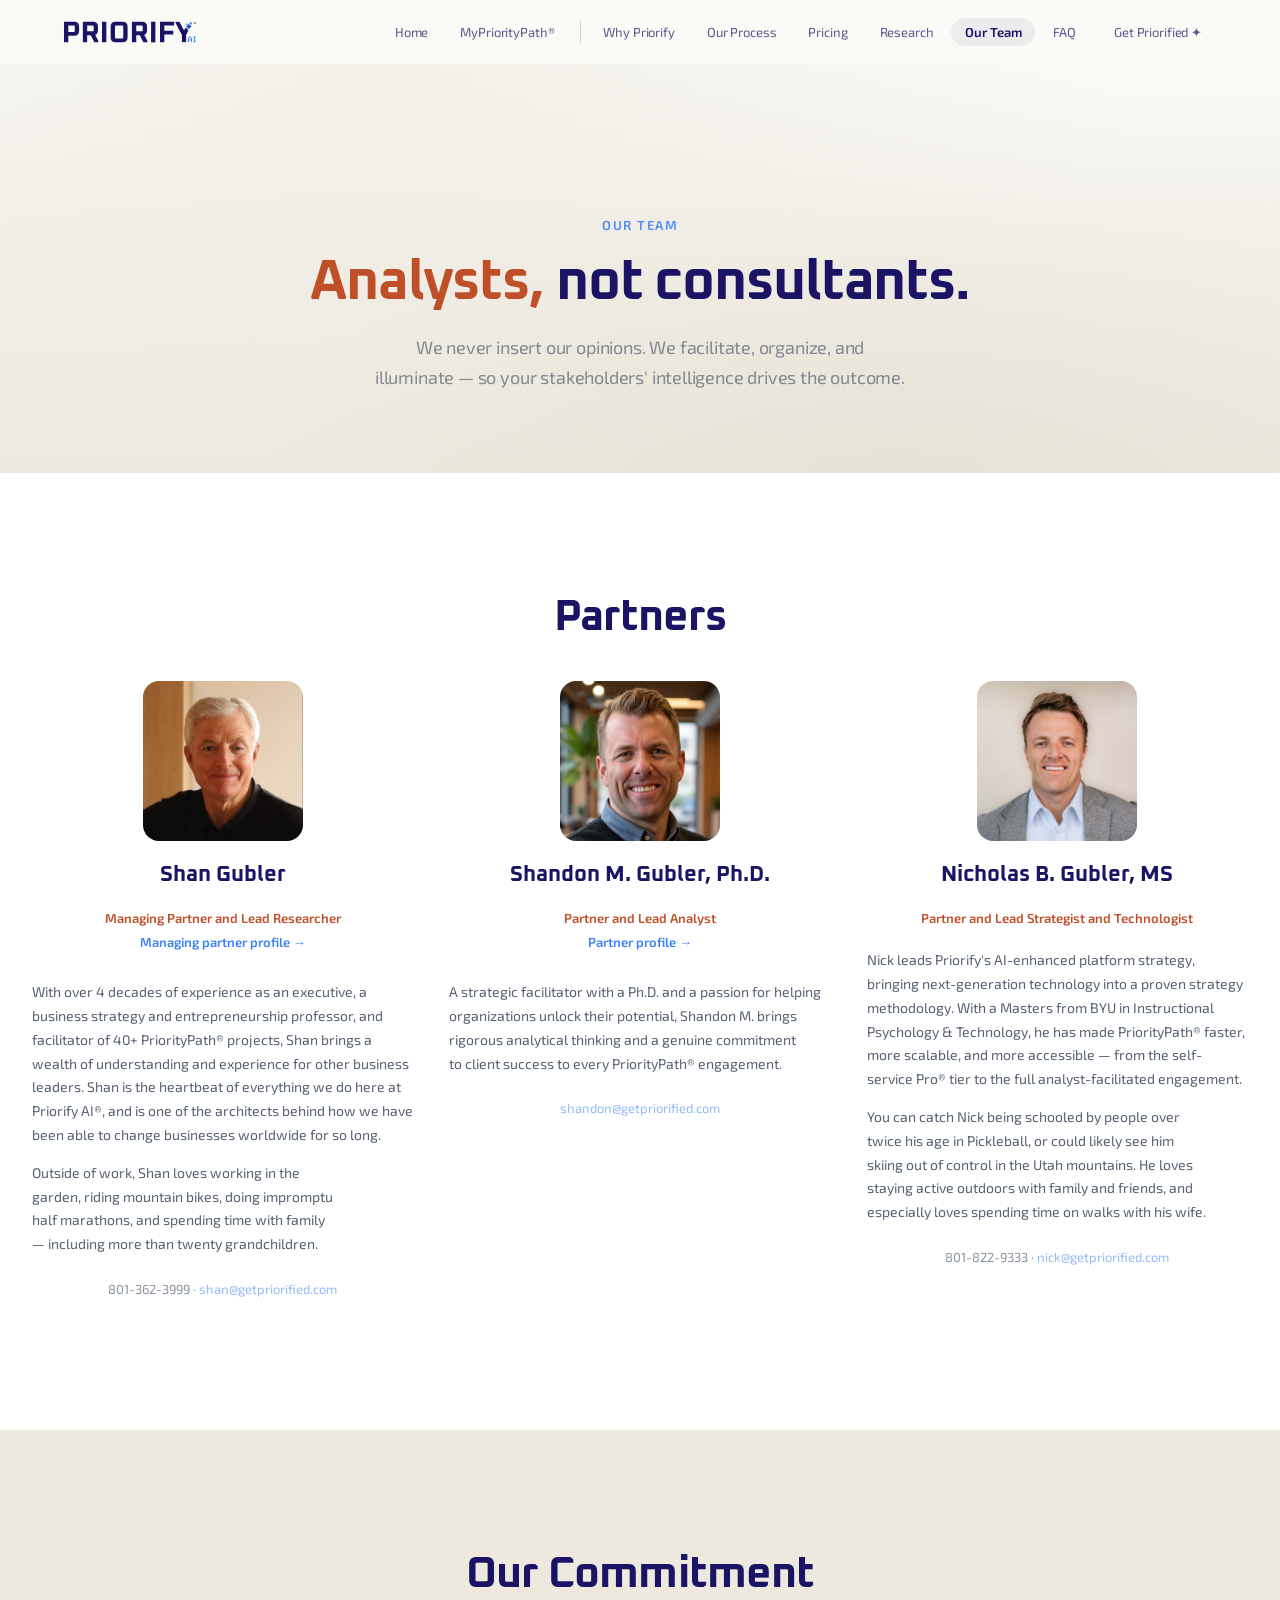
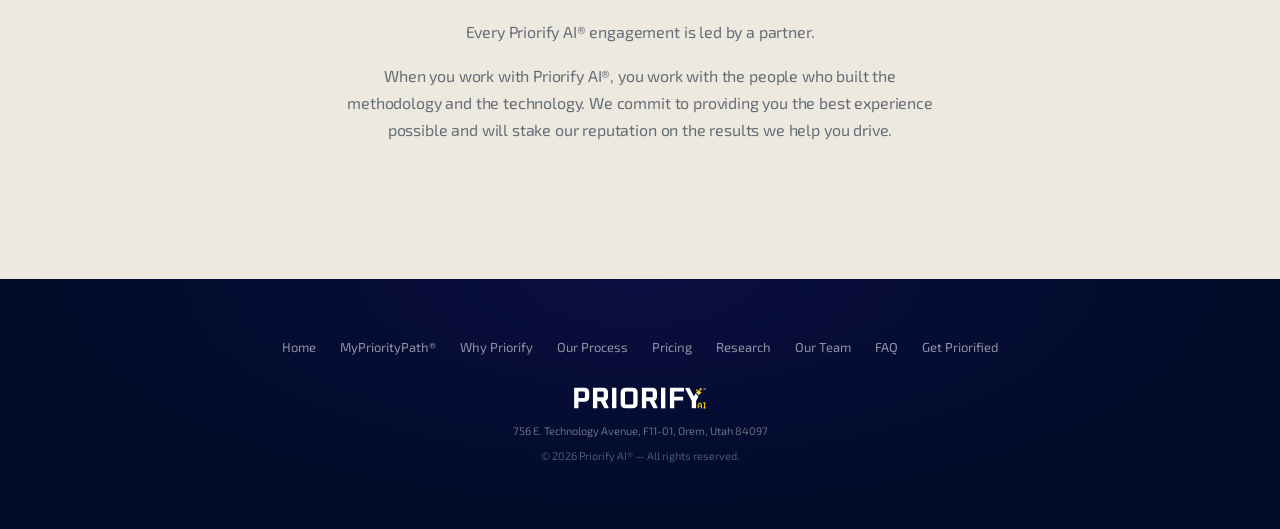
<file: our-team/index.html>
<!DOCTYPE html>
<html lang="en">
  <head>
    <meta charset="utf-8" />
    <meta name="viewport" content="width=device-width, initial-scale=1" />
    <script>
      window.dataLayer = window.dataLayer || [];
    </script>
    <script>
      (function (w, d, s, l, i) {
        w[l] = w[l] || [];
        w[l].push({ "gtm.start": new Date().getTime(), event: "gtm.js" });
        var f = d.getElementsByTagName(s)[0],
          j = d.createElement(s),
          dl = l != "dataLayer" ? "&l=" + l : "";
        j.async = true;
        j.src = "https://www.googletagmanager.com/gtm.js?id=" + i + dl;
        f.parentNode.insertBefore(j, f);
      })(window, document, "script", "dataLayer", "GTM-PLTQ3Q4B");
    </script>
    <!-- GA4 pageviews: gtag + analytics.js. Do not add a second GA4 Configuration tag in GTM. -->
    <script async src="https://www.googletagmanager.com/gtag/js?id=G-PKGY8GTT1T"></script>
    <script src="/js/analytics.js"></script>
    <title>Our Team — Priorify AI</title>
    <meta name="description" content="Priorify partners and analysts: facilitation, not consultation — your stakeholders drive the outcome." />
    <link rel="canonical" href="https://priorify.ai/our-team/" />
    <link rel="icon" href="/assets/images/favicon-y.svg" type="image/svg+xml" />
    <link rel="apple-touch-icon" href="/assets/images/favicon-y.svg" />
    <meta property="og:type" content="website" />
    <meta property="og:url" content="https://priorify.ai/our-team/" />
    <meta property="og:title" content="Our Team — Priorify AI" />
    <meta property="og:description" content="Priorify partners and analysts: facilitation, not consultation — your stakeholders drive the outcome." />
    <meta property="og:image" content="https://priorify.ai/assets/images/logo-blue.svg" />
    <meta property="og:site_name" content="Priorify® — The Prioritization Company" />
    <meta name="twitter:card" content="summary_large_image" />
    <meta name="twitter:title" content="Our Team — Priorify AI" />
    <meta name="twitter:description" content="Priorify partners and analysts: facilitation, not consultation — your stakeholders drive the outcome." />
    <meta name="twitter:image" content="https://priorify.ai/assets/images/logo-blue.svg" />
    <link rel="stylesheet" href="/css/main.css" />
  </head>
  <body>
    <noscript
      ><iframe
        src="https://www.googletagmanager.com/ns.html?id=GTM-PLTQ3Q4B"
        height="0"
        width="0"
        style="display: none; visibility: hidden"
        title="Google Tag Manager"
      ></iframe
    ></noscript>

    <header class="site-header" role="banner">
      <a class="skip-link" href="#main">Skip to main content</a>
      <div class="site-header__inner">
        <a class="site-header__logo" href="/">
          <img class="logo-default" src="/assets/images/logo-blue.svg" width="200" height="28" alt="Priorify AI" />
          <img class="logo-scrolled" src="/assets/images/logo-yellow.svg" width="200" height="28" alt="" />
        </a>
        <nav class="site-nav" aria-label="Primary">
          <div class="site-nav__group site-nav__group--paths" role="group" aria-label="Choose your path">
          <a href="/" title="Organization &amp; team engagements">Home</a>
          <a href="/myprioritypath/" class="site-nav__link--individual" title="Individuals — personal &amp; career goals">MyPriorityPath®</a>
          </div>
          <span class="site-nav__sep" aria-hidden="true"></span>
          <div class="site-nav__group site-nav__group--learn" role="group" aria-label="Methodology and company">
          <a href="/why-priorify/">Why Priorify</a>
          <a href="/our-process/">Our Process</a>
          <a href="/pricing/">Pricing</a>
          <a href="/research/">Research</a>
          <a href="/our-team/" aria-current="page">Our Team</a>
          <a href="/faq/">FAQ</a>
          </div>
          <a class="btn-nav-cta" href="/contact/">Get Priorified ✦</a>
        </nav>
        <button type="button" class="site-header__toggle" aria-expanded="false" aria-controls="site-nav-mobile" aria-label="Open menu">
          <span class="site-header__toggle-bar"></span><span class="site-header__toggle-bar"></span><span class="site-header__toggle-bar"></span>
        </button>
      </div>
      <div id="site-nav-mobile" class="site-nav-mobile" hidden>
        <div class="site-nav-mobile__group site-nav-mobile__group--paths" role="group" aria-label="Choose your path">
        <a href="/">Home</a>
        <a href="/myprioritypath/" class="site-nav-mobile__link--individual">MyPriorityPath®</a>
        </div>
        <div class="site-nav-mobile__sep" aria-hidden="true"></div>
        <div class="site-nav-mobile__group site-nav-mobile__group--learn" role="group" aria-label="Methodology and company">
        <a href="/why-priorify/">Why Priorify</a>
        <a href="/our-process/">Our Process</a>
        <a href="/pricing/">Pricing</a>
        <a href="/research/">Research</a>
        <a href="/our-team/" aria-current="page">Our Team</a>
        <a href="/faq/">FAQ</a>
        </div>
        <a class="btn-nav-cta" href="/contact/">Get Priorified ✦</a>
      </div>
    </header>
    <main id="main" class="page-main">
      <section class="hero">
        <div class="hero__inner">
          <p class="hero__label">Our Team</p>
          <h1 class="hero__title"><span style="color: var(--color-orange)">Analysts,</span> not consultants.</h1>
          <p class="hero__subtitle">We never insert our opinions. We facilitate, organize, and illuminate — so your stakeholders' intelligence drives the outcome.</p>
        </div>
      </section>

      <section class="section section--team-roster" aria-labelledby="partners-heading">
        <div class="section__inner">
          <h2 id="partners-heading" class="section-title text-center" style="margin-bottom: 40px">Partners</h2>
          <div class="team-grid">
          <article class="team-card">
            <a href="/shan-g/"
              ><img
                src="/assets/images/shan-g.jpeg"
                width="160"
                height="160"
                alt="Portrait of Shan Gubler"
                loading="lazy"
            /></a>
            <h3><a href="/shan-g/">Shan Gubler</a></h3>
            <p class="role">Managing Partner and Lead Researcher</p>
            <p class="team-card__profile-link"><a href="/shan-g/">Managing partner profile →</a></p>
            <div class="bio">
              <p>
                With over 4 decades of experience as an executive, a business strategy and entrepreneurship professor, and facilitator of 40+ PriorityPath® projects, Shan brings a wealth of understanding and experience for other business leaders. Shan is the heartbeat of everything we do here at Priorify AI®, and is one of the architects behind how we have been able to change businesses worldwide for so long.
              </p>
              <p>
                Outside of work, Shan loves working in the garden, riding mountain bikes, doing impromptu half marathons, and spending time with family — including more than twenty grandchildren.
              </p>
            </div>
            <p class="contact-line">801-362-3999 · <a href="mailto:shan@getpriorified.com">shan@getpriorified.com</a></p>
          </article>
          <article class="team-card">
            <a href="/shandon-m-gubler/"
              ><img
                src="/assets/images/shandon-m-gubler.jpeg"
                width="160"
                height="160"
                alt="Portrait of Shandon M. Gubler"
                loading="lazy"
            /></a>
            <h3><a href="/shandon-m-gubler/">Shandon M. Gubler, Ph.D.</a></h3>
            <p class="role">Partner and Lead Analyst</p>
            <p class="team-card__profile-link"><a href="/shandon-m-gubler/">Partner profile →</a></p>
            <div class="bio">
              <p>
                A strategic facilitator with a Ph.D. and a passion for helping organizations unlock their potential, Shandon M. brings rigorous analytical thinking and a genuine commitment to client success to every PriorityPath® engagement.
              </p>
            </div>
            <p class="contact-line"><a href="mailto:shandon@getpriorified.com">shandon@getpriorified.com</a></p>
          </article>
          <article class="team-card">
            <img
              src="/assets/images/nicholas-b-gubler.jpeg"
              width="160"
              height="160"
              alt="Portrait of Nicholas B. Gubler"
              loading="lazy"
            />
            <h3>Nicholas B. Gubler, MS</h3>
            <p class="role">Partner and Lead Strategist and Technologist</p>
            <div class="bio">
              <p>
                Nick leads Priorify's AI-enhanced platform strategy, bringing next-generation technology into a proven strategy methodology. With a Masters from BYU in Instructional Psychology &amp; Technology, he has made PriorityPath® faster, more scalable, and more accessible — from the self-service Pro® tier to the full analyst-facilitated engagement.
              </p>
              <p>
                You can catch Nick being schooled by people over twice his age in Pickleball, or could likely see him skiing out of control in the Utah mountains. He loves staying active outdoors with family and friends, and especially loves spending time on walks with his wife.
              </p>
            </div>
            <p class="contact-line">801-822-9333 · <a href="mailto:nick@getpriorified.com">nick@getpriorified.com</a></p>
          </article>
          </div>
        </div>
      </section>

      <section class="section section--cream">
        <div class="section__inner text-center" style="max-width: 600px; margin: 0 auto">
          <h2 class="section-title">Our Commitment</h2>
          <p class="prose">Every Priorify AI® engagement is led by a partner.</p>
          <p class="prose">
            When you work with Priorify AI®, you work with the people who built the methodology and the technology. We commit to providing you the best experience possible and will stake our reputation on the results we help you drive.
          </p>
        </div>
      </section>
    </main>
    <footer class="site-footer" role="contentinfo">
      <div class="site-footer__links">
        <a href="/">Home</a>
        <a href="/myprioritypath/">MyPriorityPath®</a>
        <a href="/why-priorify/">Why Priorify</a>
        <a href="/our-process/">Our Process</a>
        <a href="/pricing/">Pricing</a>
        <a href="/research/">Research</a>
        <a href="/our-team/">Our Team</a>
        <a href="/faq/">FAQ</a>
        <a href="/contact/">Get Priorified</a>
      </div>
      <div class="site-footer__logo"><img src="/assets/images/logo-yellow.svg" width="200" height="28" alt="Priorify AI" /></div>
      <p class="site-footer__addr">756 E. Technology Avenue, F11-01, Orem, Utah 84097</p>
      <p class="site-footer__copy">© <span data-year></span> Priorify AI® — All rights reserved.</p>
    </footer>
    <script src="/js/main.js" defer></script>
  </body>
</html>
</file>
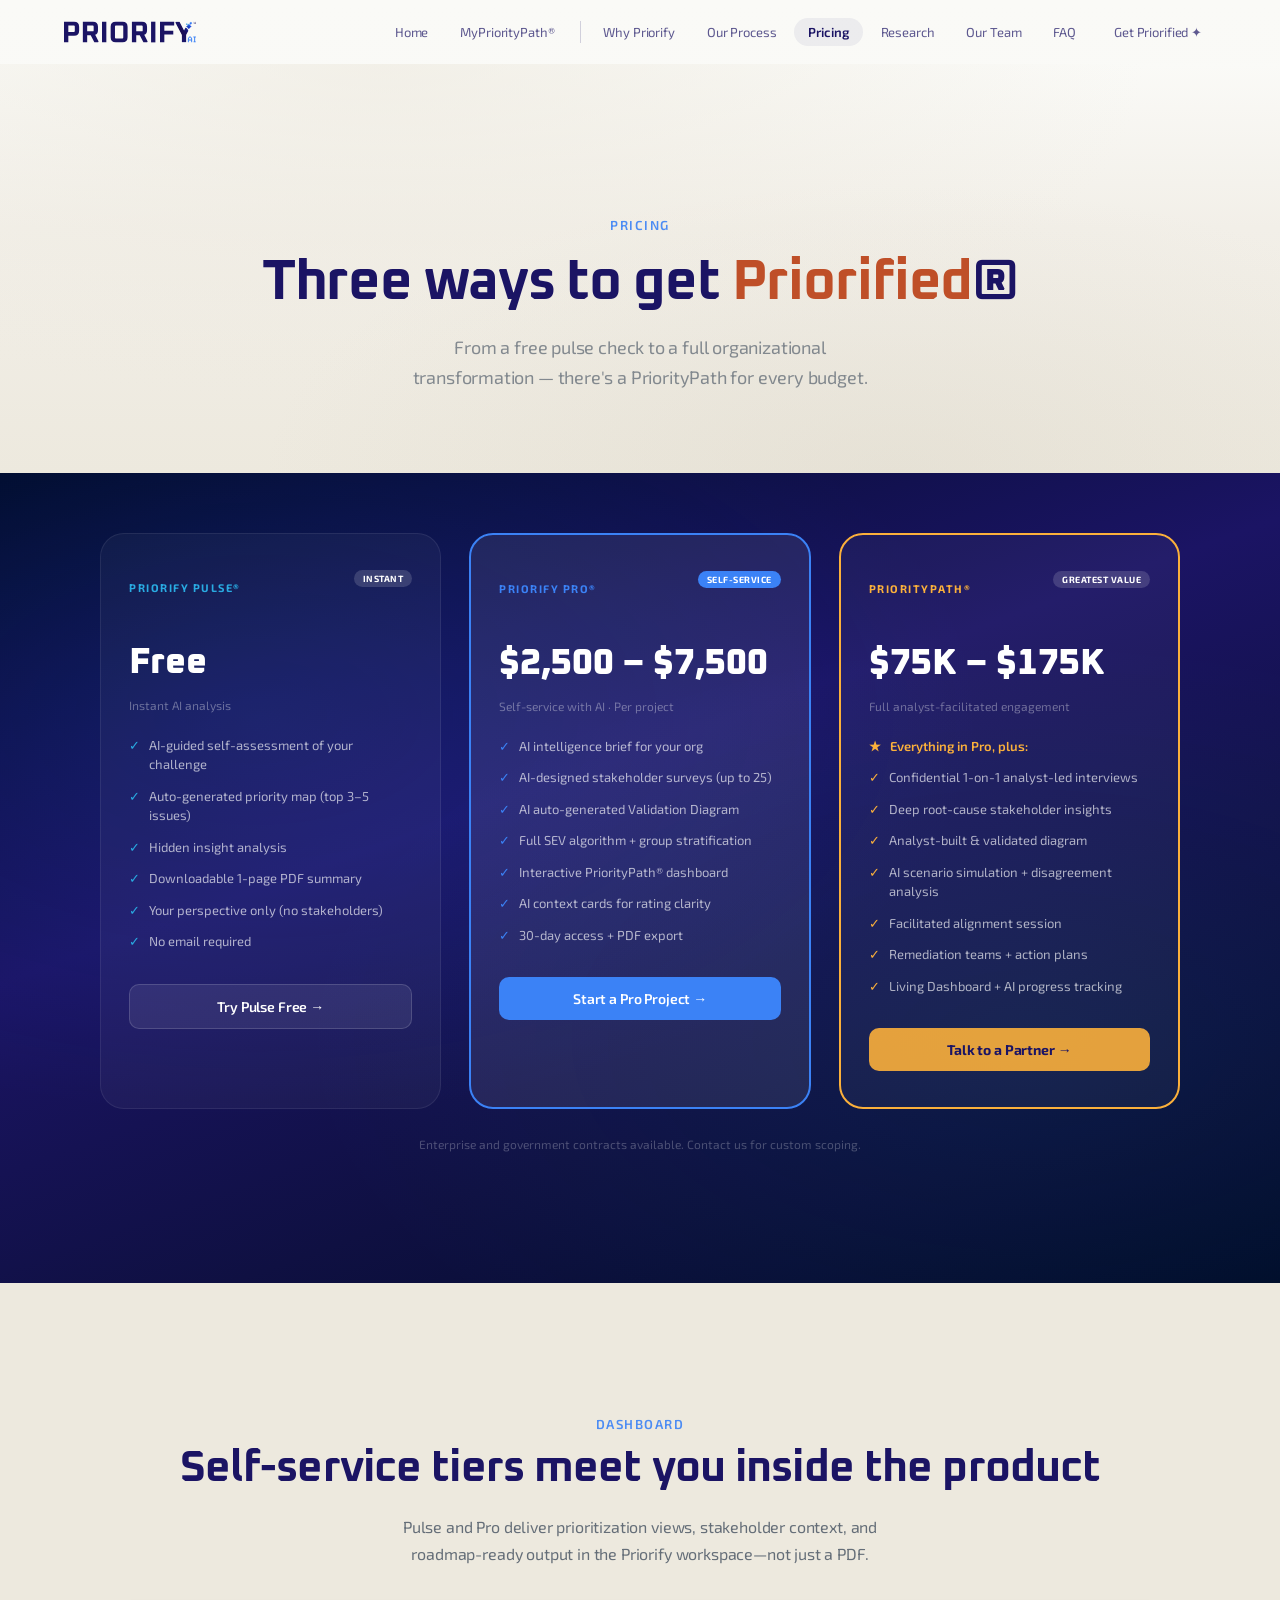
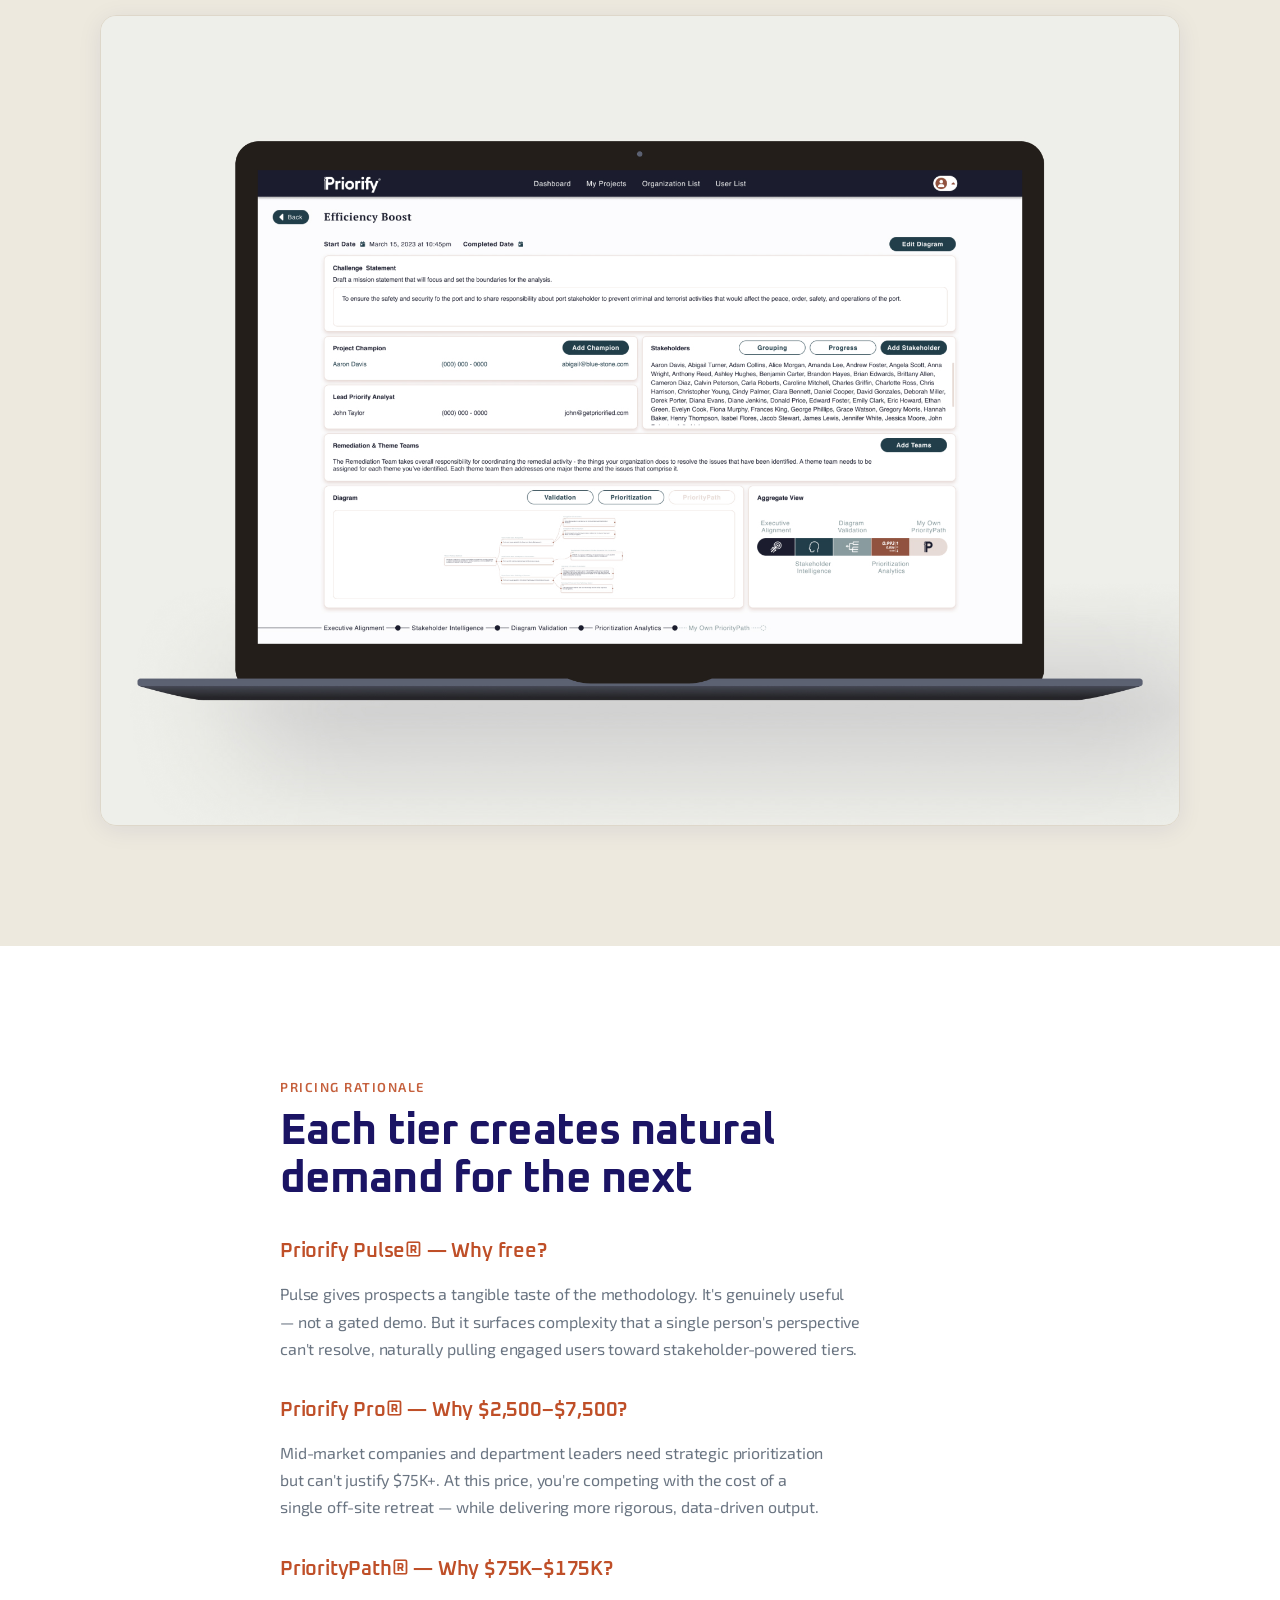
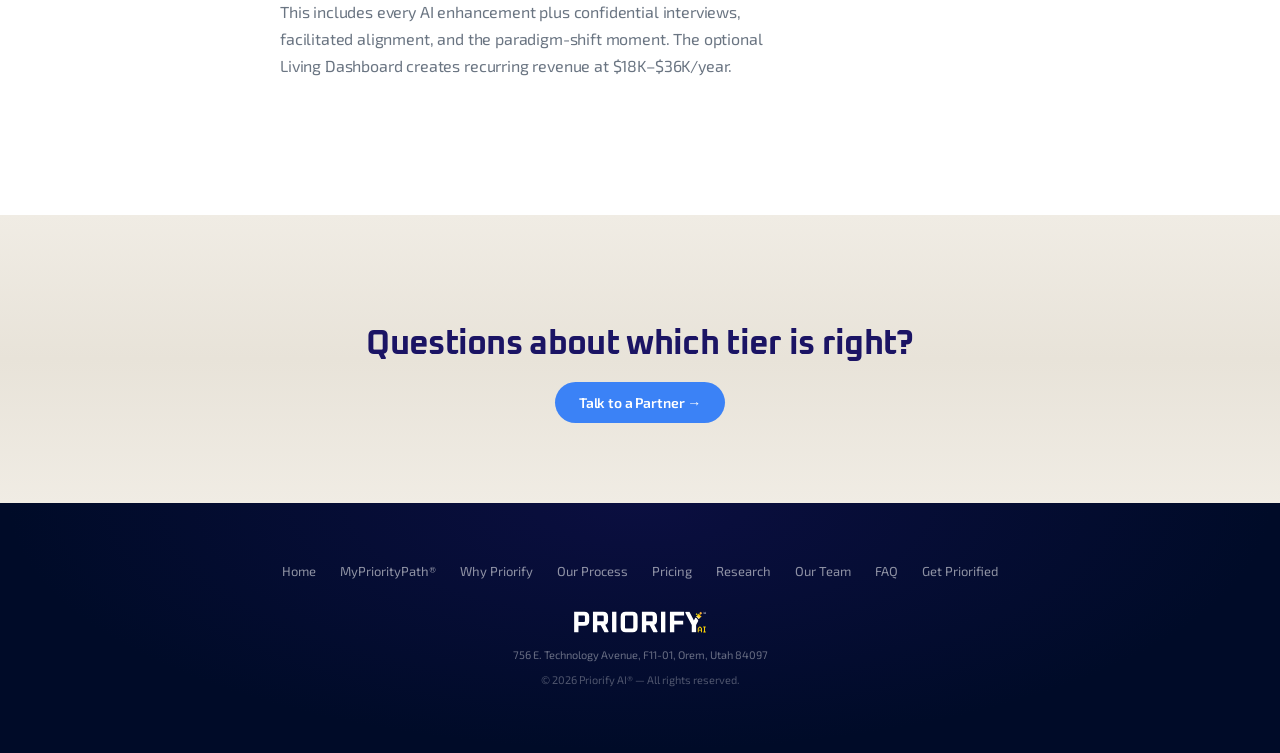
<file: pricing/index.html>
<!DOCTYPE html>
<html lang="en">
  <head>
    <meta charset="utf-8" />
    <meta name="viewport" content="width=device-width, initial-scale=1" />
    <script>
      window.dataLayer = window.dataLayer || [];
    </script>
    <script>
      (function (w, d, s, l, i) {
        w[l] = w[l] || [];
        w[l].push({ "gtm.start": new Date().getTime(), event: "gtm.js" });
        var f = d.getElementsByTagName(s)[0],
          j = d.createElement(s),
          dl = l != "dataLayer" ? "&l=" + l : "";
        j.async = true;
        j.src = "https://www.googletagmanager.com/gtm.js?id=" + i + dl;
        f.parentNode.insertBefore(j, f);
      })(window, document, "script", "dataLayer", "GTM-PLTQ3Q4B");
    </script>
    <!-- GA4 pageviews: gtag + analytics.js. Do not add a second GA4 Configuration tag in GTM. -->
    <script async src="https://www.googletagmanager.com/gtag/js?id=G-PKGY8GTT1T"></script>
    <script src="/js/analytics.js"></script>
    <title>Pricing — Priorify AI</title>
    <meta name="description" content="Priorify Pulse (free), Priorify Pro, and full PriorityPath engagements — pricing and what each tier includes." />
    <link rel="canonical" href="https://priorify.ai/pricing/" />
    <link rel="icon" href="/assets/images/favicon-y.svg" type="image/svg+xml" />
    <link rel="apple-touch-icon" href="/assets/images/favicon-y.svg" />
    <meta property="og:type" content="website" />
    <meta property="og:url" content="https://priorify.ai/pricing/" />
    <meta property="og:title" content="Pricing — Priorify AI" />
    <meta property="og:description" content="Priorify Pulse (free), Priorify Pro, and full PriorityPath engagements — pricing and what each tier includes." />
    <meta property="og:image" content="https://priorify.ai/assets/images/logo-blue.svg" />
    <meta property="og:site_name" content="Priorify® — The Prioritization Company" />
    <meta name="twitter:card" content="summary_large_image" />
    <meta name="twitter:title" content="Pricing — Priorify AI" />
    <meta name="twitter:description" content="Priorify Pulse (free), Priorify Pro, and full PriorityPath engagements — pricing and what each tier includes." />
    <meta name="twitter:image" content="https://priorify.ai/assets/images/logo-blue.svg" />
    <link rel="stylesheet" href="/css/main.css" />
  </head>
  <body>
    <noscript
      ><iframe
        src="https://www.googletagmanager.com/ns.html?id=GTM-PLTQ3Q4B"
        height="0"
        width="0"
        style="display: none; visibility: hidden"
        title="Google Tag Manager"
      ></iframe
    ></noscript>

    <header class="site-header" role="banner">
      <a class="skip-link" href="#main">Skip to main content</a>
      <div class="site-header__inner">
        <a class="site-header__logo" href="/">
          <img class="logo-default" src="/assets/images/logo-blue.svg" width="200" height="28" alt="Priorify AI" />
          <img class="logo-scrolled" src="/assets/images/logo-yellow.svg" width="200" height="28" alt="" />
        </a>
        <nav class="site-nav" aria-label="Primary">
          <div class="site-nav__group site-nav__group--paths" role="group" aria-label="Choose your path">
          <a href="/" title="Organization &amp; team engagements">Home</a>
          <a href="/myprioritypath/" class="site-nav__link--individual" title="Individuals — personal &amp; career goals">MyPriorityPath®</a>
          </div>
          <span class="site-nav__sep" aria-hidden="true"></span>
          <div class="site-nav__group site-nav__group--learn" role="group" aria-label="Methodology and company">
          <a href="/why-priorify/">Why Priorify</a>
          <a href="/our-process/">Our Process</a>
          <a href="/pricing/" aria-current="page">Pricing</a>
          <a href="/research/">Research</a>
          <a href="/our-team/">Our Team</a>
          <a href="/faq/">FAQ</a>
          </div>
          <a class="btn-nav-cta" href="/contact/">Get Priorified ✦</a>
        </nav>
        <button type="button" class="site-header__toggle" aria-expanded="false" aria-controls="site-nav-mobile" aria-label="Open menu">
          <span class="site-header__toggle-bar"></span><span class="site-header__toggle-bar"></span><span class="site-header__toggle-bar"></span>
        </button>
      </div>
      <div id="site-nav-mobile" class="site-nav-mobile" hidden>
        <div class="site-nav-mobile__group site-nav-mobile__group--paths" role="group" aria-label="Choose your path">
        <a href="/">Home</a>
        <a href="/myprioritypath/" class="site-nav-mobile__link--individual">MyPriorityPath®</a>
        </div>
        <div class="site-nav-mobile__sep" aria-hidden="true"></div>
        <div class="site-nav-mobile__group site-nav-mobile__group--learn" role="group" aria-label="Methodology and company">
        <a href="/why-priorify/">Why Priorify</a>
        <a href="/our-process/">Our Process</a>
        <a href="/pricing/" aria-current="page">Pricing</a>
        <a href="/research/">Research</a>
        <a href="/our-team/">Our Team</a>
        <a href="/faq/">FAQ</a>
        </div>
        <a class="btn-nav-cta" href="/contact/">Get Priorified ✦</a>
      </div>
    </header>
    <main id="main" class="page-main">
      <section class="hero">
        <div class="hero__inner">
          <p class="hero__label">Pricing</p>
          <h1 class="hero__title">Three ways to get <span style="color: var(--color-orange)">Priorified</span>®</h1>
          <p class="hero__subtitle">From a free pulse check to a full organizational transformation — there's a PriorityPath for every budget.</p>
        </div>
      </section>

      <section class="section section--pricing-hero">
        <div class="section__inner pricing-grid">
          <div class="pricing-card">
            <div class="pricing-card__head">
              <p class="pricing-card__name" style="color: var(--color-lt-blue)">Priorify Pulse®</p>
              <span class="pricing-card__badge">INSTANT</span>
            </div>
            <p class="pricing-card__price">Free</p>
            <p class="pricing-card__sub">Instant AI analysis</p>
            <div class="pricing-card__feat"><span style="color: var(--color-lt-blue)">✓</span><span>AI-guided self-assessment of your challenge</span></div>
            <div class="pricing-card__feat"><span style="color: var(--color-lt-blue)">✓</span><span>Auto-generated priority map (top 3–5 issues)</span></div>
            <div class="pricing-card__feat"><span style="color: var(--color-lt-blue)">✓</span><span>Hidden insight analysis</span></div>
            <div class="pricing-card__feat"><span style="color: var(--color-lt-blue)">✓</span><span>Downloadable 1-page PDF summary</span></div>
            <div class="pricing-card__feat"><span style="color: var(--color-lt-blue)">✓</span><span>Your perspective only (no stakeholders)</span></div>
            <div class="pricing-card__feat"><span style="color: var(--color-lt-blue)">✓</span><span>No email required</span></div>
            <a class="btn" href="/" style="width: 100%; margin-top: 20px; padding: 13px; background: rgba(255,255,255,0.08); color: #fff; border: 1px solid rgba(255,255,255,0.15); border-radius: 10px; text-align: center">Try Pulse Free →</a>
          </div>
          <div class="pricing-card pricing-card--pop">
            <div class="pricing-card__head">
              <p class="pricing-card__name" style="color: var(--color-blue)">Priorify Pro®</p>
              <span class="pricing-card__badge pricing-card__badge--blue">SELF-SERVICE</span>
            </div>
            <p class="pricing-card__price">$2,500 – $7,500</p>
            <p class="pricing-card__sub">Self-service with AI · Per project</p>
            <div class="pricing-card__feat"><span style="color: var(--color-blue)">✓</span><span>AI intelligence brief for your org</span></div>
            <div class="pricing-card__feat"><span style="color: var(--color-blue)">✓</span><span>AI-designed stakeholder surveys (up to 25)</span></div>
            <div class="pricing-card__feat"><span style="color: var(--color-blue)">✓</span><span>AI auto-generated Validation Diagram</span></div>
            <div class="pricing-card__feat"><span style="color: var(--color-blue)">✓</span><span>Full SEV algorithm + group stratification</span></div>
            <div class="pricing-card__feat"><span style="color: var(--color-blue)">✓</span><span>Interactive PriorityPath® dashboard</span></div>
            <div class="pricing-card__feat"><span style="color: var(--color-blue)">✓</span><span>AI context cards for rating clarity</span></div>
            <div class="pricing-card__feat"><span style="color: var(--color-blue)">✓</span><span>30-day access + PDF export</span></div>
            <a class="btn" href="/contact/" style="width: 100%; margin-top: 20px; padding: 13px; background: var(--color-blue); color: #fff; border-radius: 10px; text-align: center">Start a Pro Project →</a>
          </div>
          <div class="pricing-card pricing-card--border-amber">
            <div class="pricing-card__head">
              <p class="pricing-card__name" style="color: var(--color-amber)">PriorityPath®</p>
              <span class="pricing-card__badge">GREATEST VALUE</span>
            </div>
            <p class="pricing-card__price">$75K – $175K</p>
            <p class="pricing-card__sub">Full analyst-facilitated engagement</p>
            <div class="pricing-card__feat pricing-card__feat--lead"><span>★</span><span>Everything in Pro, plus:</span></div>
            <div class="pricing-card__feat"><span style="color: var(--color-amber)">✓</span><span>Confidential 1-on-1 analyst-led interviews</span></div>
            <div class="pricing-card__feat"><span style="color: var(--color-amber)">✓</span><span>Deep root-cause stakeholder insights</span></div>
            <div class="pricing-card__feat"><span style="color: var(--color-amber)">✓</span><span>Analyst-built &amp; validated diagram</span></div>
            <div class="pricing-card__feat"><span style="color: var(--color-amber)">✓</span><span>AI scenario simulation + disagreement analysis</span></div>
            <div class="pricing-card__feat"><span style="color: var(--color-amber)">✓</span><span>Facilitated alignment session</span></div>
            <div class="pricing-card__feat"><span style="color: var(--color-amber)">✓</span><span>Remediation teams + action plans</span></div>
            <div class="pricing-card__feat"><span style="color: var(--color-amber)">✓</span><span>Living Dashboard + AI progress tracking</span></div>
            <a class="btn" href="/contact/" style="width: 100%; margin-top: 20px; padding: 13px; background: rgba(251,176,59,0.9); color: var(--color-navy); border-radius: 10px; font-weight: 700; text-align: center">Talk to a Partner →</a>
          </div>
        </div>
        <p class="pricing-note">Enterprise and government contracts available. Contact us for custom scoping.</p>
      </section>

      <section class="section section--cream product-showcase" aria-labelledby="pricing-dashboard-visual-title">
        <div class="section__inner">
          <p class="section-label text-center">Dashboard</p>
          <h2 id="pricing-dashboard-visual-title" class="section-title text-center">Self-service tiers meet you inside the product</h2>
          <p class="prose product-showcase__lead text-center">
            Pulse and Pro deliver prioritization views, stakeholder context, and roadmap-ready output in the Priorify workspace—not just a PDF.
          </p>
          <figure class="product-showcase__wide">
            <img
              src="/assets/images/priorify_app_images/priorify-details2.jpg"
              width="1200"
              height="900"
              alt="Priorify dashboard showing project details and stakeholder context"
              loading="lazy"
              decoding="async"
            />
          </figure>
        </div>
      </section>

      <section class="section">
        <div class="section__inner" style="max-width: 720px; margin: 0 auto">
          <p class="section-label section-label--orange">Pricing Rationale</p>
          <h2 class="section-title">Each tier creates natural demand for the next</h2>
          <h3 class="subsection-title">Priorify Pulse® — Why free?</h3>
          <p class="prose">Pulse gives prospects a tangible taste of the methodology. It's genuinely useful — not a gated demo. But it surfaces complexity that a single person's perspective can't resolve, naturally pulling engaged users toward stakeholder-powered tiers.</p>
          <h3 class="subsection-title">Priorify Pro® — Why $2,500–$7,500?</h3>
          <p class="prose">Mid-market companies and department leaders need strategic prioritization but can't justify $75K+. At this price, you're competing with the cost of a single off-site retreat — while delivering more rigorous, data-driven output.</p>
          <h3 class="subsection-title">PriorityPath® — Why $75K–$175K?</h3>
          <p class="prose">This includes every AI enhancement plus confidential interviews, facilitated alignment, and the paradigm-shift moment. The optional Living Dashboard creates recurring revenue at $18K–$36K/year.</p>
        </div>
      </section>

      <section class="cta-band">
        <div class="cta-band__inner">
          <h2>Questions about which tier is right?</h2>
          <a class="btn btn--blue" href="/contact/">Talk to a Partner →</a>
        </div>
      </section>
    </main>
    <footer class="site-footer" role="contentinfo">
      <div class="site-footer__links">
        <a href="/">Home</a>
        <a href="/myprioritypath/">MyPriorityPath®</a>
        <a href="/why-priorify/">Why Priorify</a>
        <a href="/our-process/">Our Process</a>
        <a href="/pricing/">Pricing</a>
        <a href="/research/">Research</a>
        <a href="/our-team/">Our Team</a>
        <a href="/faq/">FAQ</a>
        <a href="/contact/">Get Priorified</a>
      </div>
      <div class="site-footer__logo"><img src="/assets/images/logo-yellow.svg" width="200" height="28" alt="Priorify AI" /></div>
      <p class="site-footer__addr">756 E. Technology Avenue, F11-01, Orem, Utah 84097</p>
      <p class="site-footer__copy">© <span data-year></span> Priorify AI® — All rights reserved.</p>
    </footer>
    <script src="/js/main.js" defer></script>
  </body>
</html>
</file>
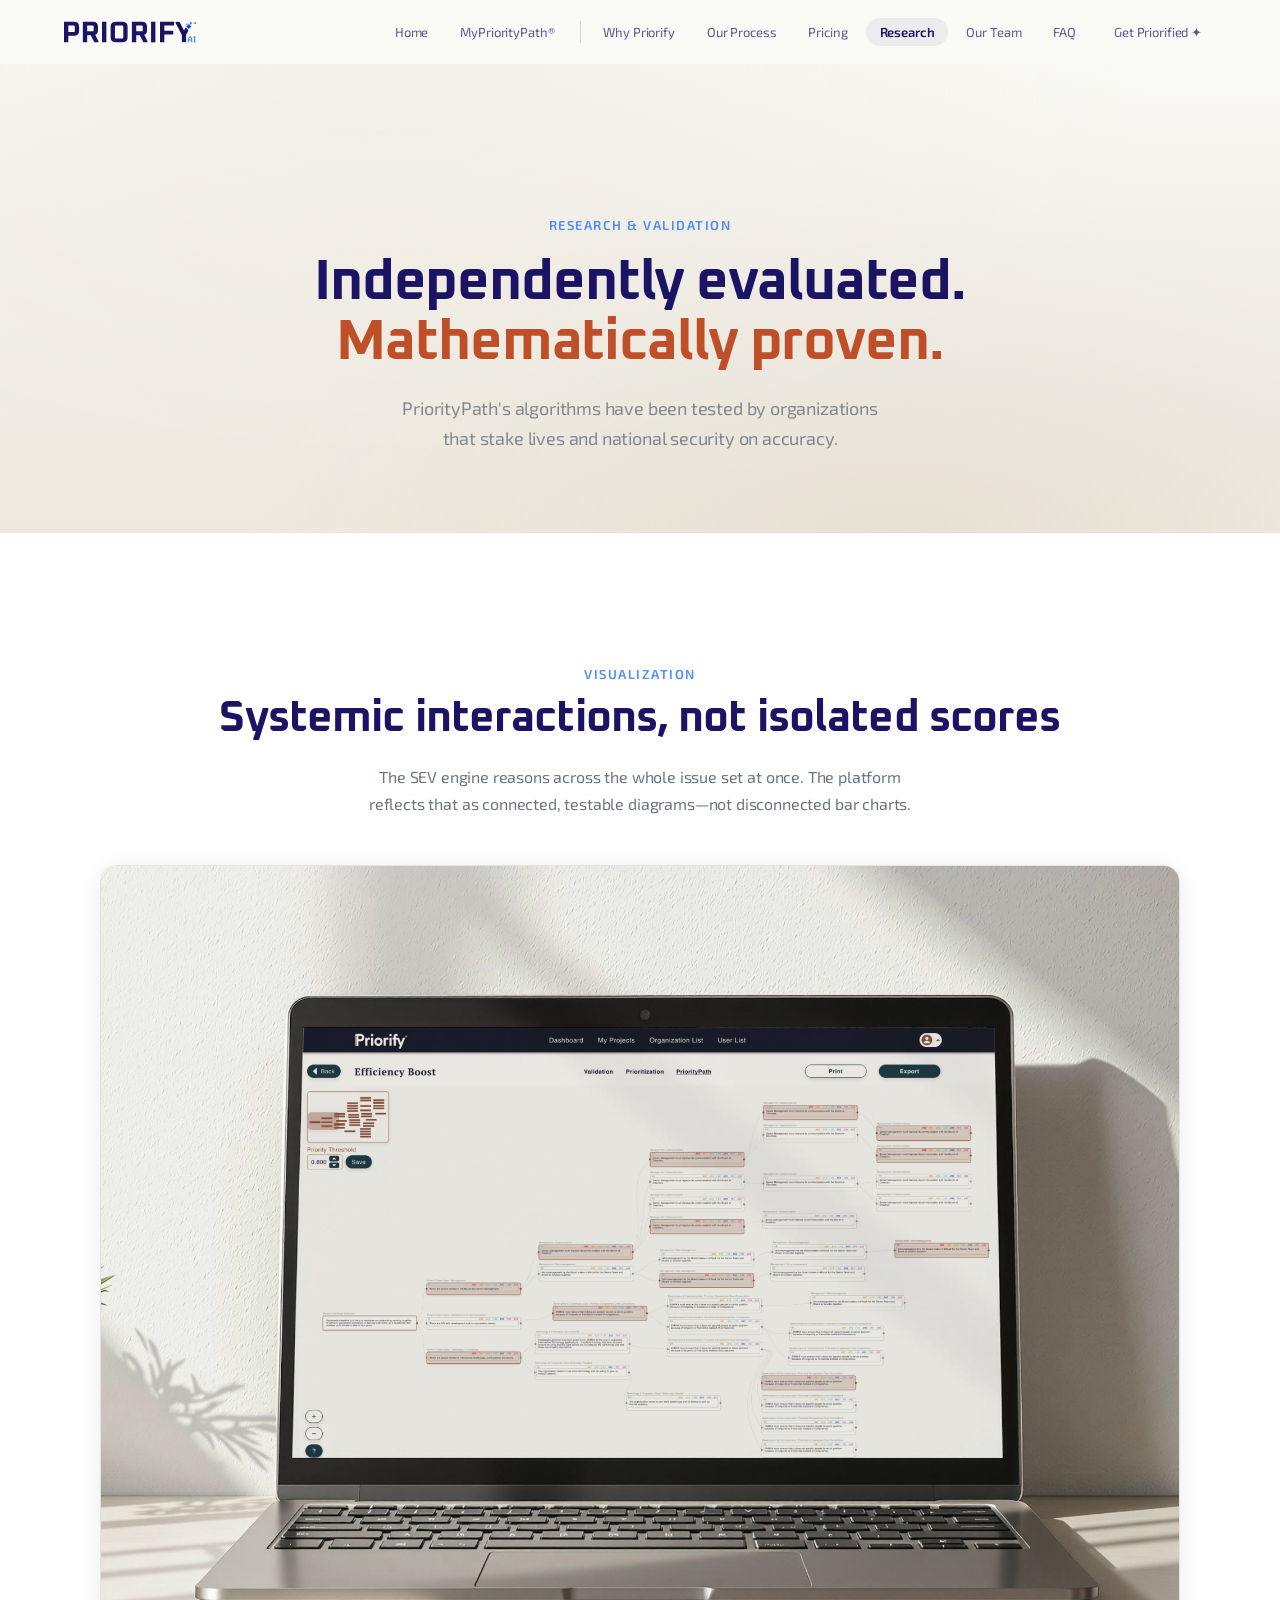
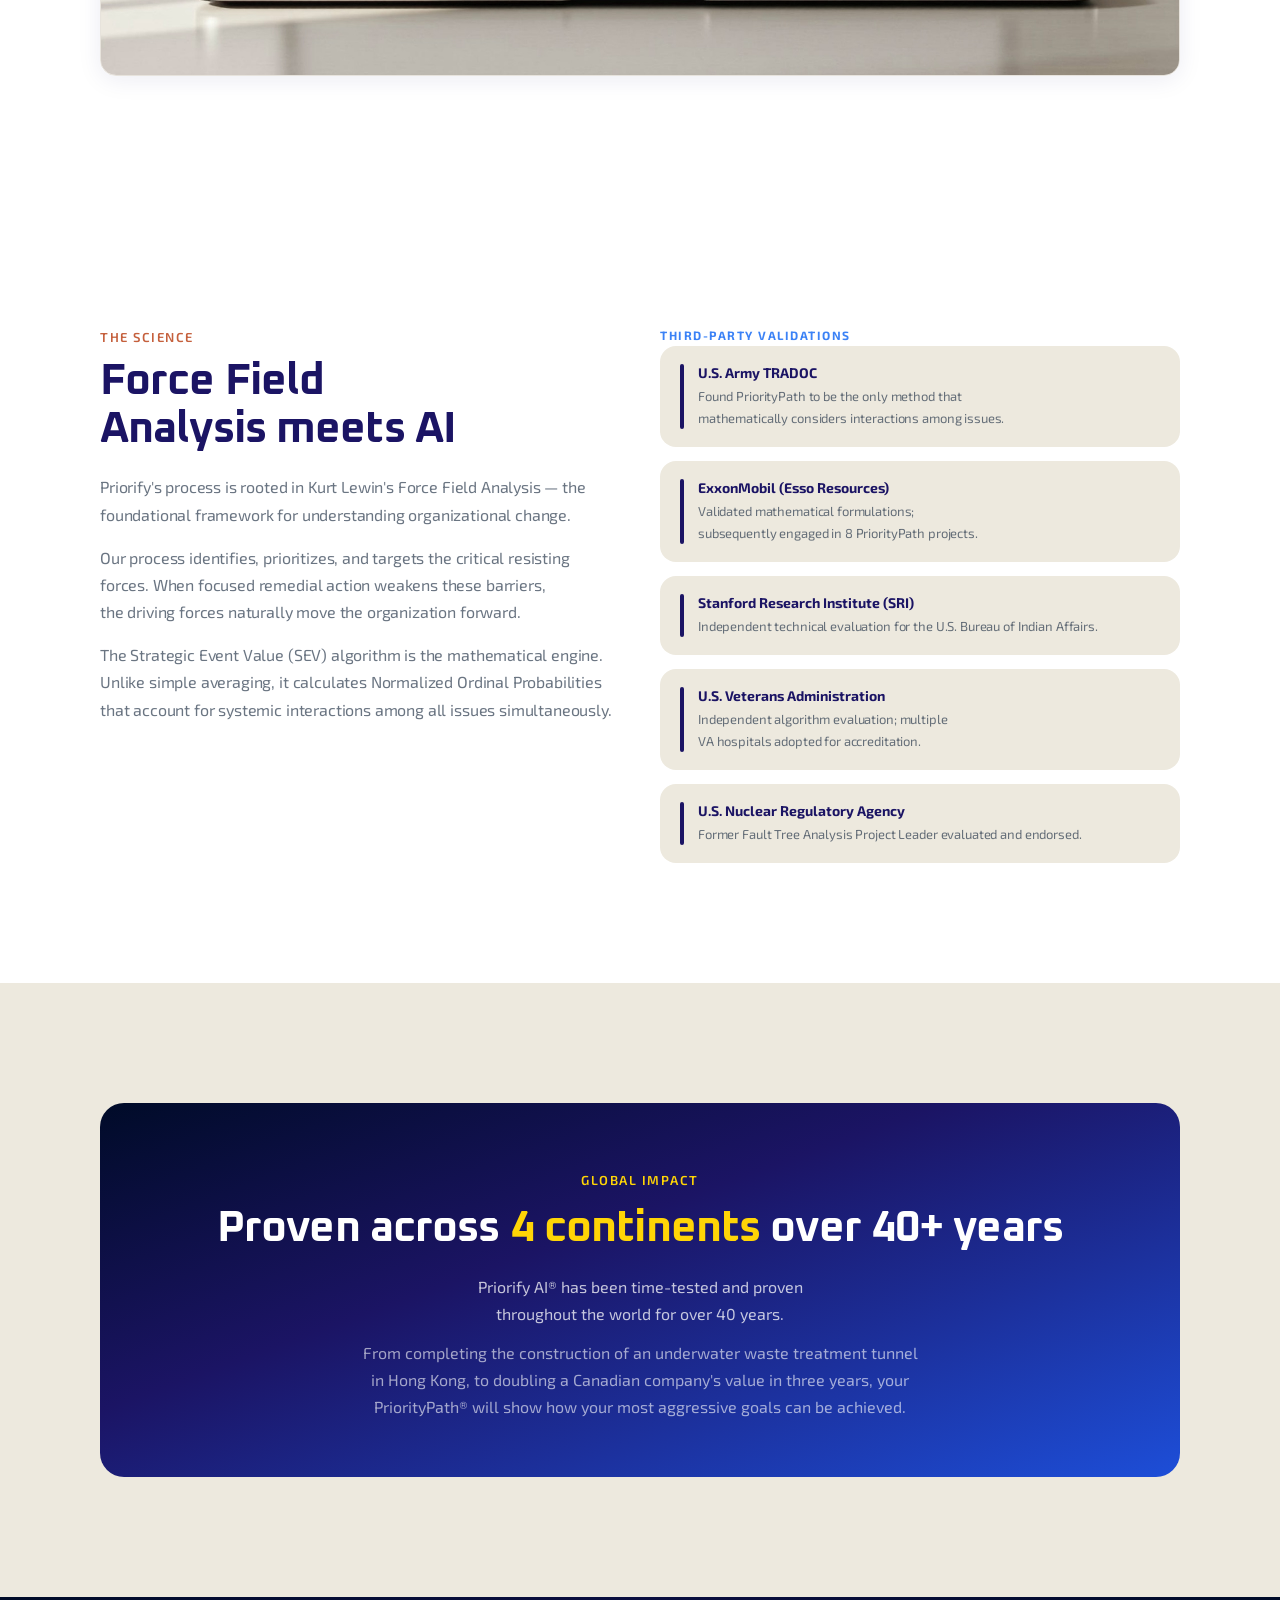
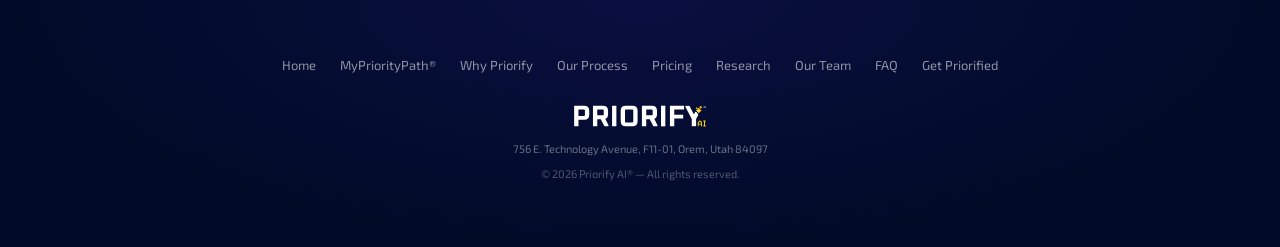
<file: research/index.html>
<!DOCTYPE html>
<html lang="en">
  <head>
    <meta charset="utf-8" />
    <meta name="viewport" content="width=device-width, initial-scale=1" />
    <script>
      window.dataLayer = window.dataLayer || [];
    </script>
    <script>
      (function (w, d, s, l, i) {
        w[l] = w[l] || [];
        w[l].push({ "gtm.start": new Date().getTime(), event: "gtm.js" });
        var f = d.getElementsByTagName(s)[0],
          j = d.createElement(s),
          dl = l != "dataLayer" ? "&l=" + l : "";
        j.async = true;
        j.src = "https://www.googletagmanager.com/gtm.js?id=" + i + dl;
        f.parentNode.insertBefore(j, f);
      })(window, document, "script", "dataLayer", "GTM-PLTQ3Q4B");
    </script>
    <!-- GA4 pageviews: gtag + analytics.js. Do not add a second GA4 Configuration tag in GTM. -->
    <script async src="https://www.googletagmanager.com/gtag/js?id=G-PKGY8GTT1T"></script>
    <script src="/js/analytics.js"></script>
    <title>Research &amp; Validation — Priorify AI</title>
    <meta name="description" content="Independent evaluations of PriorityPath: U.S. Army TRADOC, ExxonMobil, SRI, VA, and the mathematical SEV engine." />
    <link rel="canonical" href="https://priorify.ai/research/" />
    <link rel="icon" href="/assets/images/favicon-y.svg" type="image/svg+xml" />
    <link rel="apple-touch-icon" href="/assets/images/favicon-y.svg" />
    <meta property="og:type" content="website" />
    <meta property="og:url" content="https://priorify.ai/research/" />
    <meta property="og:title" content="Research &amp; Validation — Priorify AI" />
    <meta property="og:description" content="Independent evaluations of PriorityPath: U.S. Army TRADOC, ExxonMobil, SRI, VA, and the mathematical SEV engine." />
    <meta property="og:image" content="https://priorify.ai/assets/images/logo-blue.svg" />
    <meta property="og:site_name" content="Priorify® — The Prioritization Company" />
    <meta name="twitter:card" content="summary_large_image" />
    <meta name="twitter:title" content="Research &amp; Validation — Priorify AI" />
    <meta name="twitter:description" content="Independent evaluations of PriorityPath: U.S. Army TRADOC, ExxonMobil, SRI, VA, and the mathematical SEV engine." />
    <meta name="twitter:image" content="https://priorify.ai/assets/images/logo-blue.svg" />
    <link rel="stylesheet" href="/css/main.css" />
  </head>
  <body>
    <noscript
      ><iframe
        src="https://www.googletagmanager.com/ns.html?id=GTM-PLTQ3Q4B"
        height="0"
        width="0"
        style="display: none; visibility: hidden"
        title="Google Tag Manager"
      ></iframe
    ></noscript>

    <header class="site-header" role="banner">
      <a class="skip-link" href="#main">Skip to main content</a>
      <div class="site-header__inner">
        <a class="site-header__logo" href="/">
          <img class="logo-default" src="/assets/images/logo-blue.svg" width="200" height="28" alt="Priorify AI" />
          <img class="logo-scrolled" src="/assets/images/logo-yellow.svg" width="200" height="28" alt="" />
        </a>
        <nav class="site-nav" aria-label="Primary">
          <div class="site-nav__group site-nav__group--paths" role="group" aria-label="Choose your path">
          <a href="/" title="Organization &amp; team engagements">Home</a>
          <a href="/myprioritypath/" class="site-nav__link--individual" title="Individuals — personal &amp; career goals">MyPriorityPath®</a>
          </div>
          <span class="site-nav__sep" aria-hidden="true"></span>
          <div class="site-nav__group site-nav__group--learn" role="group" aria-label="Methodology and company">
          <a href="/why-priorify/">Why Priorify</a>
          <a href="/our-process/">Our Process</a>
          <a href="/pricing/">Pricing</a>
          <a href="/research/" aria-current="page">Research</a>
          <a href="/our-team/">Our Team</a>
          <a href="/faq/">FAQ</a>
          </div>
          <a class="btn-nav-cta" href="/contact/">Get Priorified ✦</a>
        </nav>
        <button type="button" class="site-header__toggle" aria-expanded="false" aria-controls="site-nav-mobile" aria-label="Open menu">
          <span class="site-header__toggle-bar"></span><span class="site-header__toggle-bar"></span><span class="site-header__toggle-bar"></span>
        </button>
      </div>
      <div id="site-nav-mobile" class="site-nav-mobile" hidden>
        <div class="site-nav-mobile__group site-nav-mobile__group--paths" role="group" aria-label="Choose your path">
        <a href="/">Home</a>
        <a href="/myprioritypath/" class="site-nav-mobile__link--individual">MyPriorityPath®</a>
        </div>
        <div class="site-nav-mobile__sep" aria-hidden="true"></div>
        <div class="site-nav-mobile__group site-nav-mobile__group--learn" role="group" aria-label="Methodology and company">
        <a href="/why-priorify/">Why Priorify</a>
        <a href="/our-process/">Our Process</a>
        <a href="/pricing/">Pricing</a>
        <a href="/research/" aria-current="page">Research</a>
        <a href="/our-team/">Our Team</a>
        <a href="/faq/">FAQ</a>
        </div>
        <a class="btn-nav-cta" href="/contact/">Get Priorified ✦</a>
      </div>
    </header>
    <main id="main" class="page-main">
      <section class="hero">
        <div class="hero__inner">
          <p class="hero__label">Research &amp; Validation</p>
          <h1 class="hero__title">Independently evaluated.<br /><span style="color: var(--color-orange)">Mathematically proven.</span></h1>
          <p class="hero__subtitle">PriorityPath's algorithms have been tested by organizations that stake lives and national security on accuracy.</p>
        </div>
      </section>

      <section class="section product-showcase" aria-labelledby="research-sev-visual-title">
        <div class="section__inner">
          <p class="section-label text-center">Visualization</p>
          <h2 id="research-sev-visual-title" class="section-title text-center">Systemic interactions, not isolated scores</h2>
          <p class="prose product-showcase__lead text-center">
            The SEV engine reasons across the whole issue set at once. The platform reflects that as connected, testable diagrams—not disconnected bar charts.
          </p>
          <figure class="product-showcase__wide">
            <img
              src="/assets/images/priorify_app_images/priorify-diagram.jpg"
              width="1200"
              height="900"
              alt="Priorify diagram illustrating interconnected strategic issues"
              loading="lazy"
              decoding="async"
            />
          </figure>
        </div>
      </section>

      <section class="section">
        <div class="section__inner" style="display: grid; grid-template-columns: repeat(auto-fit, minmax(320px, 1fr)); gap: 40px">
          <div>
            <p class="section-label section-label--orange">The Science</p>
            <h2 class="section-title">Force Field Analysis meets AI</h2>
            <p class="prose">Priorify's process is rooted in Kurt Lewin's Force Field Analysis — the foundational framework for understanding organizational change.</p>
            <p class="prose">Our process identifies, prioritizes, and targets the critical resisting forces. When focused remedial action weakens these barriers, the driving forces naturally move the organization forward.</p>
            <p class="prose">The Strategic Event Value (SEV) algorithm is the mathematical engine. Unlike simple averaging, it calculates Normalized Ordinal Probabilities that account for systemic interactions among all issues simultaneously.</p>
          </div>
          <div>
            <p style="font-size: 12px; font-weight: 700; letter-spacing: 1.5px; color: var(--color-blue); text-transform: uppercase; margin-bottom: 4px">Third-Party Validations</p>
            <div style="display: flex; flex-direction: column; gap: 14px">
              <div style="display: flex; gap: 14px; padding: 18px 20px; background: var(--color-cream); border-radius: 16px">
                <div style="width: 4px; background: var(--color-navy); border-radius: 2px; flex-shrink: 0"></div>
                <div>
                  <p style="font-size: 14px; font-weight: 700; color: var(--color-navy); margin: 0 0 4px">U.S. Army TRADOC</p>
                  <p class="prose" style="margin: 0; font-size: 13px">Found PriorityPath to be the only method that mathematically considers interactions among issues.</p>
                </div>
              </div>
              <div style="display: flex; gap: 14px; padding: 18px 20px; background: var(--color-cream); border-radius: 16px">
                <div style="width: 4px; background: var(--color-navy); border-radius: 2px; flex-shrink: 0"></div>
                <div>
                  <p style="font-size: 14px; font-weight: 700; color: var(--color-navy); margin: 0 0 4px">ExxonMobil (Esso Resources)</p>
                  <p class="prose" style="margin: 0; font-size: 13px">Validated mathematical formulations; subsequently engaged in 8 PriorityPath projects.</p>
                </div>
              </div>
              <div style="display: flex; gap: 14px; padding: 18px 20px; background: var(--color-cream); border-radius: 16px">
                <div style="width: 4px; background: var(--color-navy); border-radius: 2px; flex-shrink: 0"></div>
                <div>
                  <p style="font-size: 14px; font-weight: 700; color: var(--color-navy); margin: 0 0 4px">Stanford Research Institute (SRI)</p>
                  <p class="prose" style="margin: 0; font-size: 13px">Independent technical evaluation for the U.S. Bureau of Indian Affairs.</p>
                </div>
              </div>
              <div style="display: flex; gap: 14px; padding: 18px 20px; background: var(--color-cream); border-radius: 16px">
                <div style="width: 4px; background: var(--color-navy); border-radius: 2px; flex-shrink: 0"></div>
                <div>
                  <p style="font-size: 14px; font-weight: 700; color: var(--color-navy); margin: 0 0 4px">U.S. Veterans Administration</p>
                  <p class="prose" style="margin: 0; font-size: 13px">Independent algorithm evaluation; multiple VA hospitals adopted for accreditation.</p>
                </div>
              </div>
              <div style="display: flex; gap: 14px; padding: 18px 20px; background: var(--color-cream); border-radius: 16px">
                <div style="width: 4px; background: var(--color-navy); border-radius: 2px; flex-shrink: 0"></div>
                <div>
                  <p style="font-size: 14px; font-weight: 700; color: var(--color-navy); margin: 0 0 4px">U.S. Nuclear Regulatory Agency</p>
                  <p class="prose" style="margin: 0; font-size: 13px">Former Fault Tree Analysis Project Leader evaluated and endorsed.</p>
                </div>
              </div>
            </div>
          </div>
        </div>
      </section>

      <section class="section section--cream">
        <div class="section__inner" style="background: linear-gradient(160deg, #000b28 0%, #1b1464 40%, #1d4ed8 100%); border-radius: 24px; padding: 56px 40px; text-align: center; position: relative; overflow: hidden">
          <p style="font-size: 13px; font-weight: 600; letter-spacing: 1.5px; text-transform: uppercase; color: #ffd506; margin-bottom: 16px">Global Impact</p>
          <h2 class="section-title" style="color: #fff">Proven across <span style="color: #ffd506">4 continents</span> over 40+ years</h2>
          <p style="font-size: 16px; color: rgba(255,255,255,0.75); line-height: 1.7; max-width: 560px; margin: 0 auto 12px">Priorify AI® has been time-tested and proven throughout the world for over 40 years.</p>
          <p style="font-size: 16px; color: rgba(255,255,255,0.6); line-height: 1.7; max-width: 560px; margin: 0 auto">
            From completing the construction of an underwater waste treatment tunnel in Hong Kong, to doubling a Canadian company's value in three years, your PriorityPath® will show how your most aggressive goals can be achieved.
          </p>
        </div>
      </section>
    </main>
    <footer class="site-footer" role="contentinfo">
      <div class="site-footer__links">
        <a href="/">Home</a>
        <a href="/myprioritypath/">MyPriorityPath®</a>
        <a href="/why-priorify/">Why Priorify</a>
        <a href="/our-process/">Our Process</a>
        <a href="/pricing/">Pricing</a>
        <a href="/research/">Research</a>
        <a href="/our-team/">Our Team</a>
        <a href="/faq/">FAQ</a>
        <a href="/contact/">Get Priorified</a>
      </div>
      <div class="site-footer__logo"><img src="/assets/images/logo-yellow.svg" width="200" height="28" alt="Priorify AI" /></div>
      <p class="site-footer__addr">756 E. Technology Avenue, F11-01, Orem, Utah 84097</p>
      <p class="site-footer__copy">© <span data-year></span> Priorify AI® — All rights reserved.</p>
    </footer>
    <script src="/js/main.js" defer></script>
  </body>
</html>
</file>
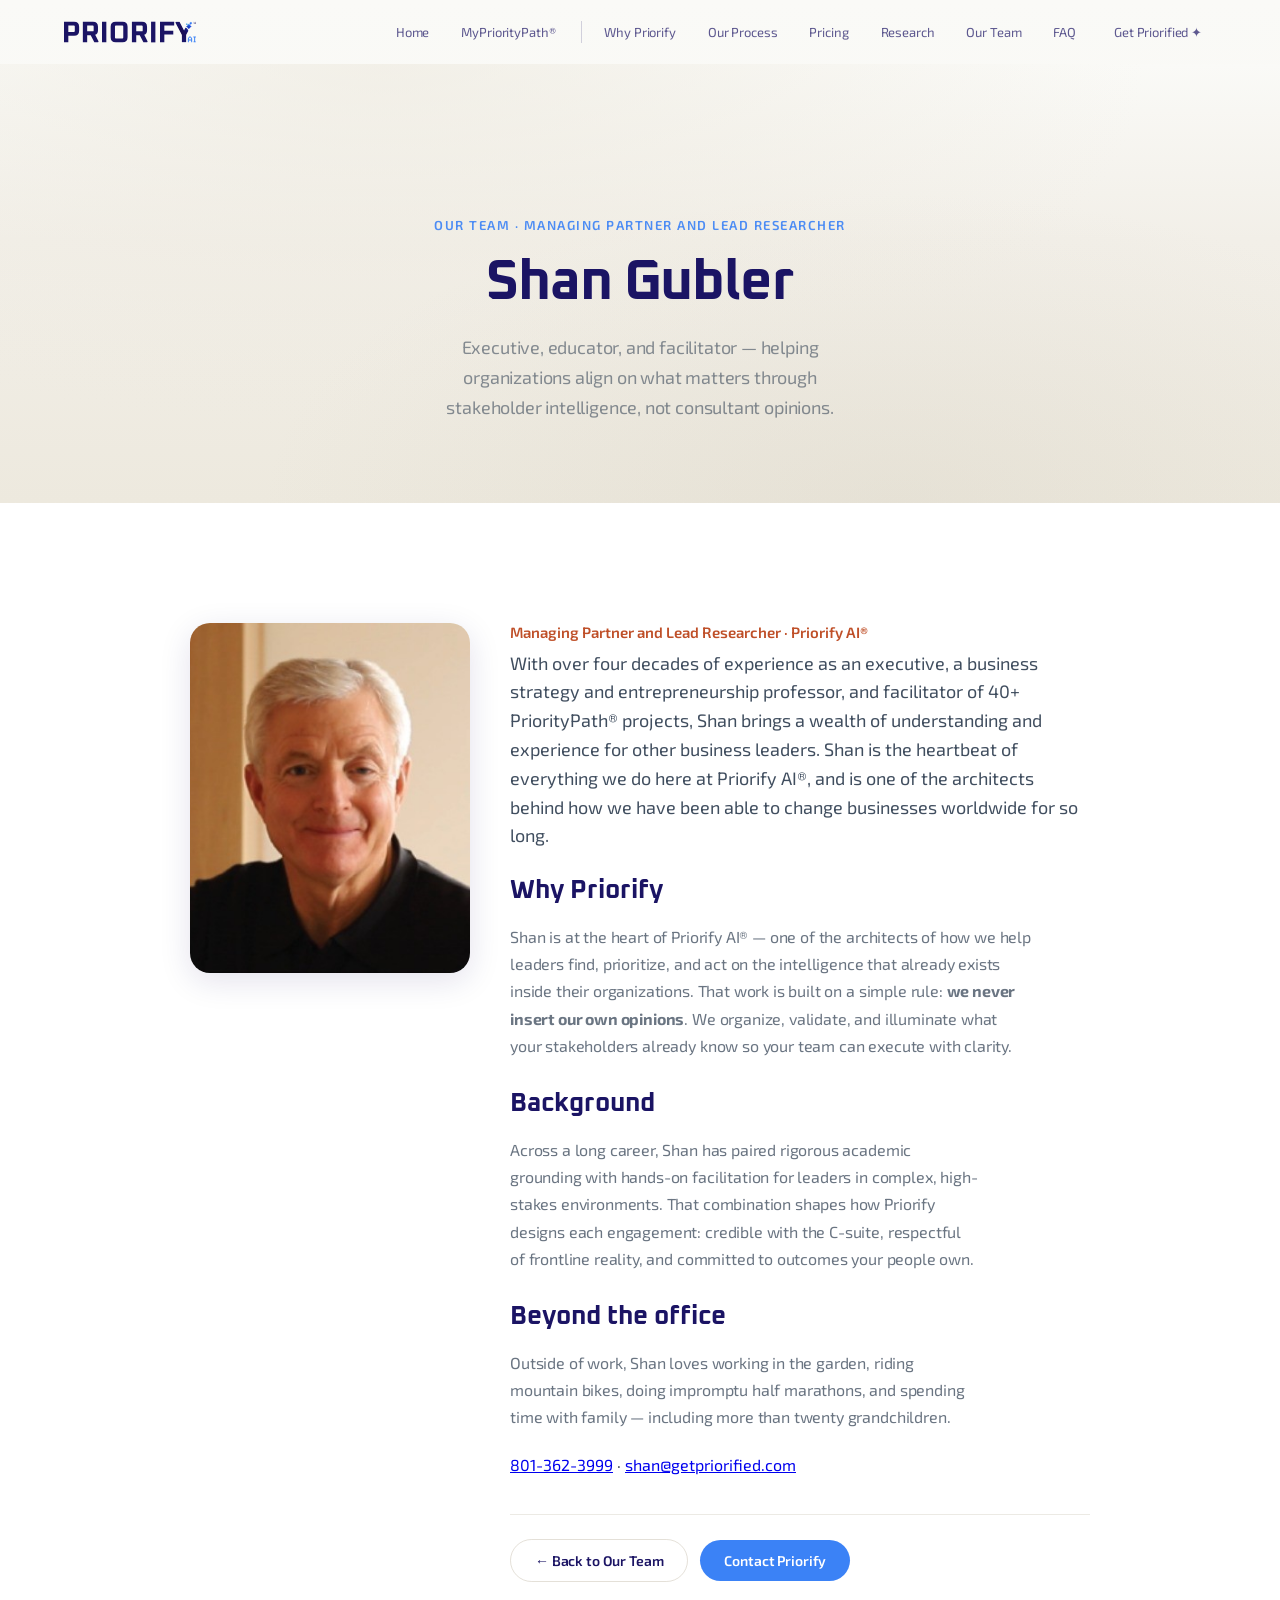
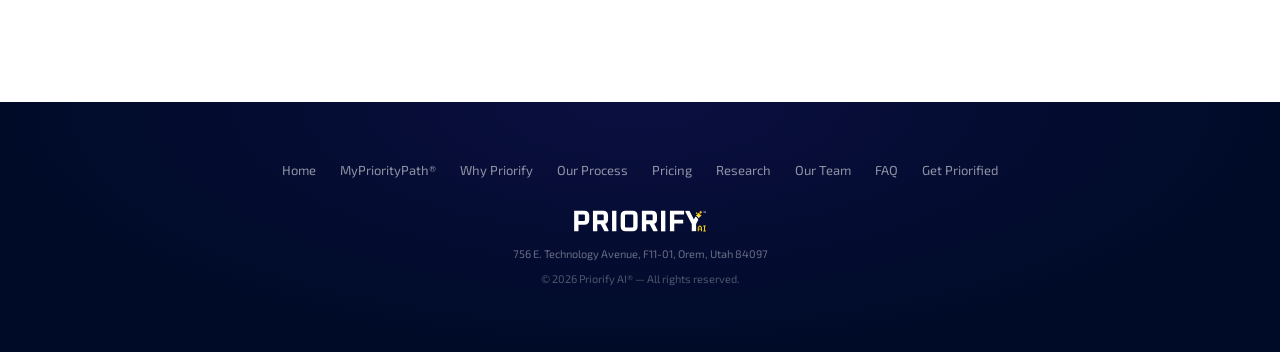
<file: shan-g/index.html>
<!DOCTYPE html>
<html lang="en">
  <head>
    <meta charset="utf-8" />
    <meta name="viewport" content="width=device-width, initial-scale=1" />
    <script>
      window.dataLayer = window.dataLayer || [];
    </script>
    <script>
      (function (w, d, s, l, i) {
        w[l] = w[l] || [];
        w[l].push({ "gtm.start": new Date().getTime(), event: "gtm.js" });
        var f = d.getElementsByTagName(s)[0],
          j = d.createElement(s),
          dl = l != "dataLayer" ? "&l=" + l : "";
        j.async = true;
        j.src = "https://www.googletagmanager.com/gtm.js?id=" + i + dl;
        f.parentNode.insertBefore(j, f);
      })(window, document, "script", "dataLayer", "GTM-PLTQ3Q4B");
    </script>
    <!-- GA4 pageviews: gtag + analytics.js. Do not add a second GA4 Configuration tag in GTM. -->
    <script async src="https://www.googletagmanager.com/gtag/js?id=G-PKGY8GTT1T"></script>
    <script src="/js/analytics.js"></script>
    <title>Shan Gubler — Managing Partner and Lead Researcher | Priorify AI</title>
    <meta
      name="description"
      content="Shan Gubler, Managing Partner and Lead Researcher at Priorify AI: executive, professor, and facilitator of 40+ PriorityPath projects — stakeholder intelligence without inserted opinions."
    />
    <link rel="canonical" href="https://priorify.ai/shan-g/" />
    <link rel="icon" href="/assets/images/favicon-y.svg" type="image/svg+xml" />
    <link rel="apple-touch-icon" href="/assets/images/favicon-y.svg" />
    <link rel="stylesheet" href="/css/main.css" />
    <meta property="og:title" content="Shan Gubler — Managing Partner and Lead Researcher | Priorify AI" />
    <meta
      property="og:description"
      content="Managing Partner and architect of the PriorityPath methodology — facilitation, not consultation."
    />
    <meta property="og:url" content="https://priorify.ai/shan-g/" />
    <meta property="og:image" content="https://priorify.ai/assets/images/shan-g.jpeg" />
    <meta name="twitter:card" content="summary_large_image" />
    <meta name="twitter:image" content="https://priorify.ai/assets/images/shan-g.jpeg" />
    <script type="application/ld+json">
      {
        "@context": "https://schema.org",
        "@type": "Person",
        "name": "Shan Gubler",
        "jobTitle": "Managing Partner and Lead Researcher",
        "image": "https://priorify.ai/assets/images/shan-g.jpeg",
        "url": "https://priorify.ai/shan-g/",
        "email": "shan@getpriorified.com",
        "telephone": "+1-801-362-3999",
        "worksFor": {
          "@type": "Organization",
          "name": "Priorify AI",
          "url": "https://priorify.ai/"
        }
      }
    </script>
  </head>
  <body>
    <noscript
      ><iframe
        src="https://www.googletagmanager.com/ns.html?id=GTM-PLTQ3Q4B"
        height="0"
        width="0"
        style="display: none; visibility: hidden"
        title="Google Tag Manager"
      ></iframe
    ></noscript>

    <header class="site-header" role="banner">
      <a class="skip-link" href="#main">Skip to main content</a>
      <div class="site-header__inner">
        <a class="site-header__logo" href="/">
          <img class="logo-default" src="/assets/images/logo-blue.svg" width="200" height="28" alt="Priorify AI" />
          <img class="logo-scrolled" src="/assets/images/logo-yellow.svg" width="200" height="28" alt="" />
        </a>
        <nav class="site-nav" aria-label="Primary">
          <div class="site-nav__group site-nav__group--paths" role="group" aria-label="Choose your path">
          <a href="/" title="Organization &amp; team engagements">Home</a>
          <a href="/myprioritypath/" class="site-nav__link--individual" title="Individuals — personal &amp; career goals">MyPriorityPath®</a>
          </div>
          <span class="site-nav__sep" aria-hidden="true"></span>
          <div class="site-nav__group site-nav__group--learn" role="group" aria-label="Methodology and company">
          <a href="/why-priorify/">Why Priorify</a>
          <a href="/our-process/">Our Process</a>
          <a href="/pricing/">Pricing</a>
          <a href="/research/">Research</a>
          <a href="/our-team/">Our Team</a>
          <a href="/faq/">FAQ</a>
          </div>
          <a class="btn-nav-cta" href="/contact/">Get Priorified ✦</a>
        </nav>
        <button type="button" class="site-header__toggle" aria-expanded="false" aria-controls="site-nav-mobile" aria-label="Open menu">
          <span class="site-header__toggle-bar"></span><span class="site-header__toggle-bar"></span><span class="site-header__toggle-bar"></span>
        </button>
      </div>
      <div id="site-nav-mobile" class="site-nav-mobile" hidden>
        <div class="site-nav-mobile__group site-nav-mobile__group--paths" role="group" aria-label="Choose your path">
        <a href="/">Home</a>
        <a href="/myprioritypath/" class="site-nav-mobile__link--individual">MyPriorityPath®</a>
        </div>
        <div class="site-nav-mobile__sep" aria-hidden="true"></div>
        <div class="site-nav-mobile__group site-nav-mobile__group--learn" role="group" aria-label="Methodology and company">
        <a href="/why-priorify/">Why Priorify</a>
        <a href="/our-process/">Our Process</a>
        <a href="/pricing/">Pricing</a>
        <a href="/research/">Research</a>
        <a href="/our-team/">Our Team</a>
        <a href="/faq/">FAQ</a>
        </div>
        <a class="btn-nav-cta" href="/contact/">Get Priorified ✦</a>
      </div>
    </header>

    <main id="main" class="page-main bio-page">
      <section class="hero">
        <div class="hero__inner">
          <p class="hero__label">Our Team · Managing Partner and Lead Researcher</p>
          <h1 class="hero__title">Shan Gubler</h1>
          <p class="hero__subtitle">Executive, educator, and facilitator — helping organizations align on what matters through stakeholder intelligence, not consultant opinions.</p>
        </div>
      </section>

      <section class="section" aria-labelledby="bio-heading">
        <h2 id="bio-heading" class="visually-hidden">Biography</h2>
        <div class="section__inner">
          <div class="bio-profile">
            <figure class="bio-profile__photo">
              <img
                src="/assets/images/shan-g.jpeg"
                width="560"
                height="700"
                alt="Shan Gubler, Managing Partner and Lead Researcher at Priorify AI"
                fetchpriority="high"
              />
            </figure>
            <div class="bio-profile__content">
              <p class="bio-profile__meta">Managing Partner and Lead Researcher · Priorify AI®</p>
              <p class="bio-profile__lead">
                With over four decades of experience as an executive, a business strategy and entrepreneurship professor, and facilitator of 40+ PriorityPath® projects, Shan brings a wealth of understanding and experience for other business leaders. Shan is the heartbeat of everything we do here at Priorify AI®, and is one of the architects behind how we have been able to change businesses worldwide for so long.
              </p>

              <h2>Why Priorify</h2>
              <p class="prose">
                Shan is at the heart of Priorify AI® — one of the architects of how we help leaders find, prioritize, and act on the intelligence that already exists inside their organizations. That work is built on a simple rule: <strong>we never insert our own opinions</strong>. We organize, validate, and illuminate what your stakeholders already know so your team can execute with clarity.
              </p>

              <h2>Background</h2>
              <p class="prose">
                Across a long career, Shan has paired rigorous academic grounding with hands-on facilitation for leaders in complex, high-stakes environments. That combination shapes how Priorify designs each engagement: credible with the C-suite, respectful of frontline reality, and committed to outcomes your people own.
              </p>

              <h2>Beyond the office</h2>
              <p class="prose">
                Outside of work, Shan loves working in the garden, riding mountain bikes, doing impromptu half marathons, and spending time with family — including more than twenty grandchildren.
              </p>

              <p class="contact-line" style="text-align: left; margin-top: 24px; margin-bottom: 0">
                <a href="tel:+18013623999">801-362-3999</a>
                ·
                <a href="mailto:shan@getpriorified.com">shan@getpriorified.com</a>
              </p>

              <div class="bio-back">
                <a class="btn btn--secondary" href="/our-team/">← Back to Our Team</a>
                <a class="btn btn--blue" href="/contact/">Contact Priorify</a>
              </div>
            </div>
          </div>
        </div>
      </section>
    </main>

    <footer class="site-footer" role="contentinfo">
      <div class="site-footer__links">
        <a href="/">Home</a>
        <a href="/myprioritypath/">MyPriorityPath®</a>
        <a href="/why-priorify/">Why Priorify</a>
        <a href="/our-process/">Our Process</a>
        <a href="/pricing/">Pricing</a>
        <a href="/research/">Research</a>
        <a href="/our-team/">Our Team</a>
        <a href="/faq/">FAQ</a>
        <a href="/contact/">Get Priorified</a>
      </div>
      <div class="site-footer__logo"><img src="/assets/images/logo-yellow.svg" width="200" height="28" alt="Priorify AI" /></div>
      <p class="site-footer__addr">756 E. Technology Avenue, F11-01, Orem, Utah 84097</p>
      <p class="site-footer__copy">© <span data-year></span> Priorify AI® — All rights reserved.</p>
    </footer>
    <script src="/js/main.js" defer></script>
  </body>
</html>
</file>
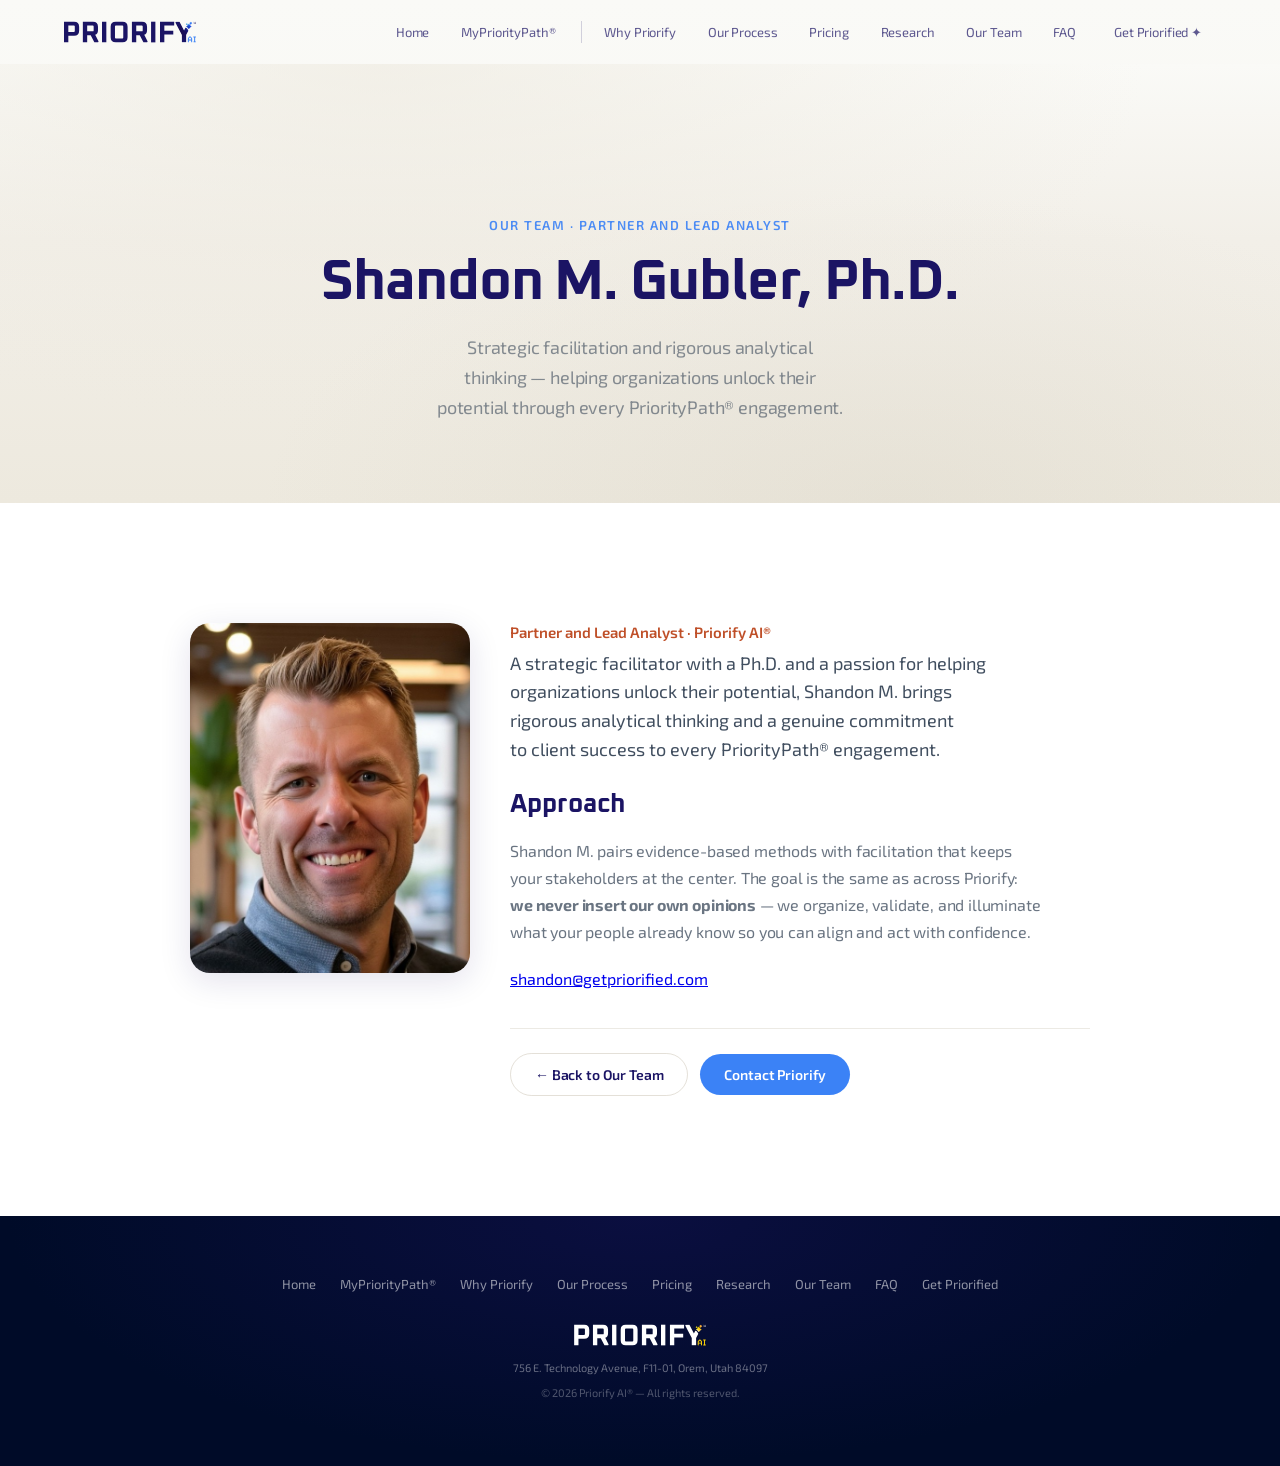
<file: shandon-m-gubler/index.html>
<!DOCTYPE html>
<html lang="en">
  <head>
    <meta charset="utf-8" />
    <meta name="viewport" content="width=device-width, initial-scale=1" />
    <script>
      window.dataLayer = window.dataLayer || [];
    </script>
    <script>
      (function (w, d, s, l, i) {
        w[l] = w[l] || [];
        w[l].push({ "gtm.start": new Date().getTime(), event: "gtm.js" });
        var f = d.getElementsByTagName(s)[0],
          j = d.createElement(s),
          dl = l != "dataLayer" ? "&l=" + l : "";
        j.async = true;
        j.src = "https://www.googletagmanager.com/gtm.js?id=" + i + dl;
        f.parentNode.insertBefore(j, f);
      })(window, document, "script", "dataLayer", "GTM-PLTQ3Q4B");
    </script>
    <!-- GA4 pageviews: gtag + analytics.js. Do not add a second GA4 Configuration tag in GTM. -->
    <script async src="https://www.googletagmanager.com/gtag/js?id=G-PKGY8GTT1T"></script>
    <script src="/js/analytics.js"></script>
    <title>Shandon M. Gubler, Ph.D. — Partner and Lead Analyst | Priorify AI</title>
    <meta
      name="description"
      content="Shandon M. Gubler, Ph.D., Partner and Lead Analyst at Priorify AI — strategic facilitation, rigorous analysis, and a genuine commitment to client success on every PriorityPath® engagement."
    />
    <link rel="canonical" href="https://priorify.ai/shandon-m-gubler/" />
    <link rel="icon" href="/assets/images/favicon-y.svg" type="image/svg+xml" />
    <link rel="apple-touch-icon" href="/assets/images/favicon-y.svg" />
    <link rel="stylesheet" href="/css/main.css" />
    <meta property="og:title" content="Shandon M. Gubler, Ph.D. — Partner and Lead Analyst | Priorify AI" />
    <meta
      property="og:description"
      content="Strategic facilitator with a Ph.D. and a passion for helping organizations unlock their potential through PriorityPath®."
    />
    <meta property="og:url" content="https://priorify.ai/shandon-m-gubler/" />
    <meta property="og:image" content="https://priorify.ai/assets/images/shandon-m-gubler.jpeg" />
    <meta name="twitter:card" content="summary_large_image" />
    <meta name="twitter:image" content="https://priorify.ai/assets/images/shandon-m-gubler.jpeg" />
    <script type="application/ld+json">
      {
        "@context": "https://schema.org",
        "@type": "Person",
        "name": "Shandon M. Gubler",
        "honorificSuffix": "Ph.D.",
        "jobTitle": "Partner and Lead Analyst",
        "image": "https://priorify.ai/assets/images/shandon-m-gubler.jpeg",
        "url": "https://priorify.ai/shandon-m-gubler/",
        "email": "shandon@getpriorified.com",
        "worksFor": {
          "@type": "Organization",
          "name": "Priorify AI",
          "url": "https://priorify.ai/"
        }
      }
    </script>
  </head>
  <body>
    <noscript
      ><iframe
        src="https://www.googletagmanager.com/ns.html?id=GTM-PLTQ3Q4B"
        height="0"
        width="0"
        style="display: none; visibility: hidden"
        title="Google Tag Manager"
      ></iframe
    ></noscript>

    <header class="site-header" role="banner">
      <a class="skip-link" href="#main">Skip to main content</a>
      <div class="site-header__inner">
        <a class="site-header__logo" href="/">
          <img class="logo-default" src="/assets/images/logo-blue.svg" width="200" height="28" alt="Priorify AI" />
          <img class="logo-scrolled" src="/assets/images/logo-yellow.svg" width="200" height="28" alt="" />
        </a>
        <nav class="site-nav" aria-label="Primary">
          <div class="site-nav__group site-nav__group--paths" role="group" aria-label="Choose your path">
          <a href="/" title="Organization &amp; team engagements">Home</a>
          <a href="/myprioritypath/" class="site-nav__link--individual" title="Individuals — personal &amp; career goals">MyPriorityPath®</a>
          </div>
          <span class="site-nav__sep" aria-hidden="true"></span>
          <div class="site-nav__group site-nav__group--learn" role="group" aria-label="Methodology and company">
          <a href="/why-priorify/">Why Priorify</a>
          <a href="/our-process/">Our Process</a>
          <a href="/pricing/">Pricing</a>
          <a href="/research/">Research</a>
          <a href="/our-team/">Our Team</a>
          <a href="/faq/">FAQ</a>
          </div>
          <a class="btn-nav-cta" href="/contact/">Get Priorified ✦</a>
        </nav>
        <button type="button" class="site-header__toggle" aria-expanded="false" aria-controls="site-nav-mobile" aria-label="Open menu">
          <span class="site-header__toggle-bar"></span><span class="site-header__toggle-bar"></span><span class="site-header__toggle-bar"></span>
        </button>
      </div>
      <div id="site-nav-mobile" class="site-nav-mobile" hidden>
        <div class="site-nav-mobile__group site-nav-mobile__group--paths" role="group" aria-label="Choose your path">
        <a href="/">Home</a>
        <a href="/myprioritypath/" class="site-nav-mobile__link--individual">MyPriorityPath®</a>
        </div>
        <div class="site-nav-mobile__sep" aria-hidden="true"></div>
        <div class="site-nav-mobile__group site-nav-mobile__group--learn" role="group" aria-label="Methodology and company">
        <a href="/why-priorify/">Why Priorify</a>
        <a href="/our-process/">Our Process</a>
        <a href="/pricing/">Pricing</a>
        <a href="/research/">Research</a>
        <a href="/our-team/">Our Team</a>
        <a href="/faq/">FAQ</a>
        </div>
        <a class="btn-nav-cta" href="/contact/">Get Priorified ✦</a>
      </div>
    </header>

    <main id="main" class="page-main bio-page">
      <section class="hero">
        <div class="hero__inner">
          <p class="hero__label">Our Team · Partner and Lead Analyst</p>
          <h1 class="hero__title">Shandon M. Gubler, Ph.D.</h1>
          <p class="hero__subtitle">Strategic facilitation and rigorous analytical thinking — helping organizations unlock their potential through every PriorityPath® engagement.</p>
        </div>
      </section>

      <section class="section" aria-labelledby="bio-heading">
        <h2 id="bio-heading" class="visually-hidden">Biography</h2>
        <div class="section__inner">
          <div class="bio-profile">
            <figure class="bio-profile__photo">
              <img
                src="/assets/images/shandon-m-gubler.jpeg"
                width="560"
                height="700"
                alt="Shandon M. Gubler, Ph.D., Partner and Lead Analyst at Priorify AI"
                fetchpriority="high"
              />
            </figure>
            <div class="bio-profile__content">
              <p class="bio-profile__meta">Partner and Lead Analyst · Priorify AI®</p>
              <p class="bio-profile__lead">
                A strategic facilitator with a Ph.D. and a passion for helping organizations unlock their potential, Shandon M. brings rigorous analytical thinking and a genuine commitment to client success to every PriorityPath® engagement.
              </p>

              <h2>Approach</h2>
              <p class="prose">
                Shandon M. pairs evidence-based methods with facilitation that keeps your stakeholders at the center. The goal is the same as across Priorify: <strong>we never insert our own opinions</strong> — we organize, validate, and illuminate what your people already know so you can align and act with confidence.
              </p>

              <p class="contact-line" style="text-align: left; margin-top: 24px; margin-bottom: 0">
                <a href="mailto:shandon@getpriorified.com">shandon@getpriorified.com</a>
              </p>

              <div class="bio-back">
                <a class="btn btn--secondary" href="/our-team/">← Back to Our Team</a>
                <a class="btn btn--blue" href="/contact/">Contact Priorify</a>
              </div>
            </div>
          </div>
        </div>
      </section>
    </main>

    <footer class="site-footer" role="contentinfo">
      <div class="site-footer__links">
        <a href="/">Home</a>
        <a href="/myprioritypath/">MyPriorityPath®</a>
        <a href="/why-priorify/">Why Priorify</a>
        <a href="/our-process/">Our Process</a>
        <a href="/pricing/">Pricing</a>
        <a href="/research/">Research</a>
        <a href="/our-team/">Our Team</a>
        <a href="/faq/">FAQ</a>
        <a href="/contact/">Get Priorified</a>
      </div>
      <div class="site-footer__logo"><img src="/assets/images/logo-yellow.svg" width="200" height="28" alt="Priorify AI" /></div>
      <p class="site-footer__addr">756 E. Technology Avenue, F11-01, Orem, Utah 84097</p>
      <p class="site-footer__copy">© <span data-year></span> Priorify AI® — All rights reserved.</p>
    </footer>
    <script src="/js/main.js" defer></script>
  </body>
</html>
</file>
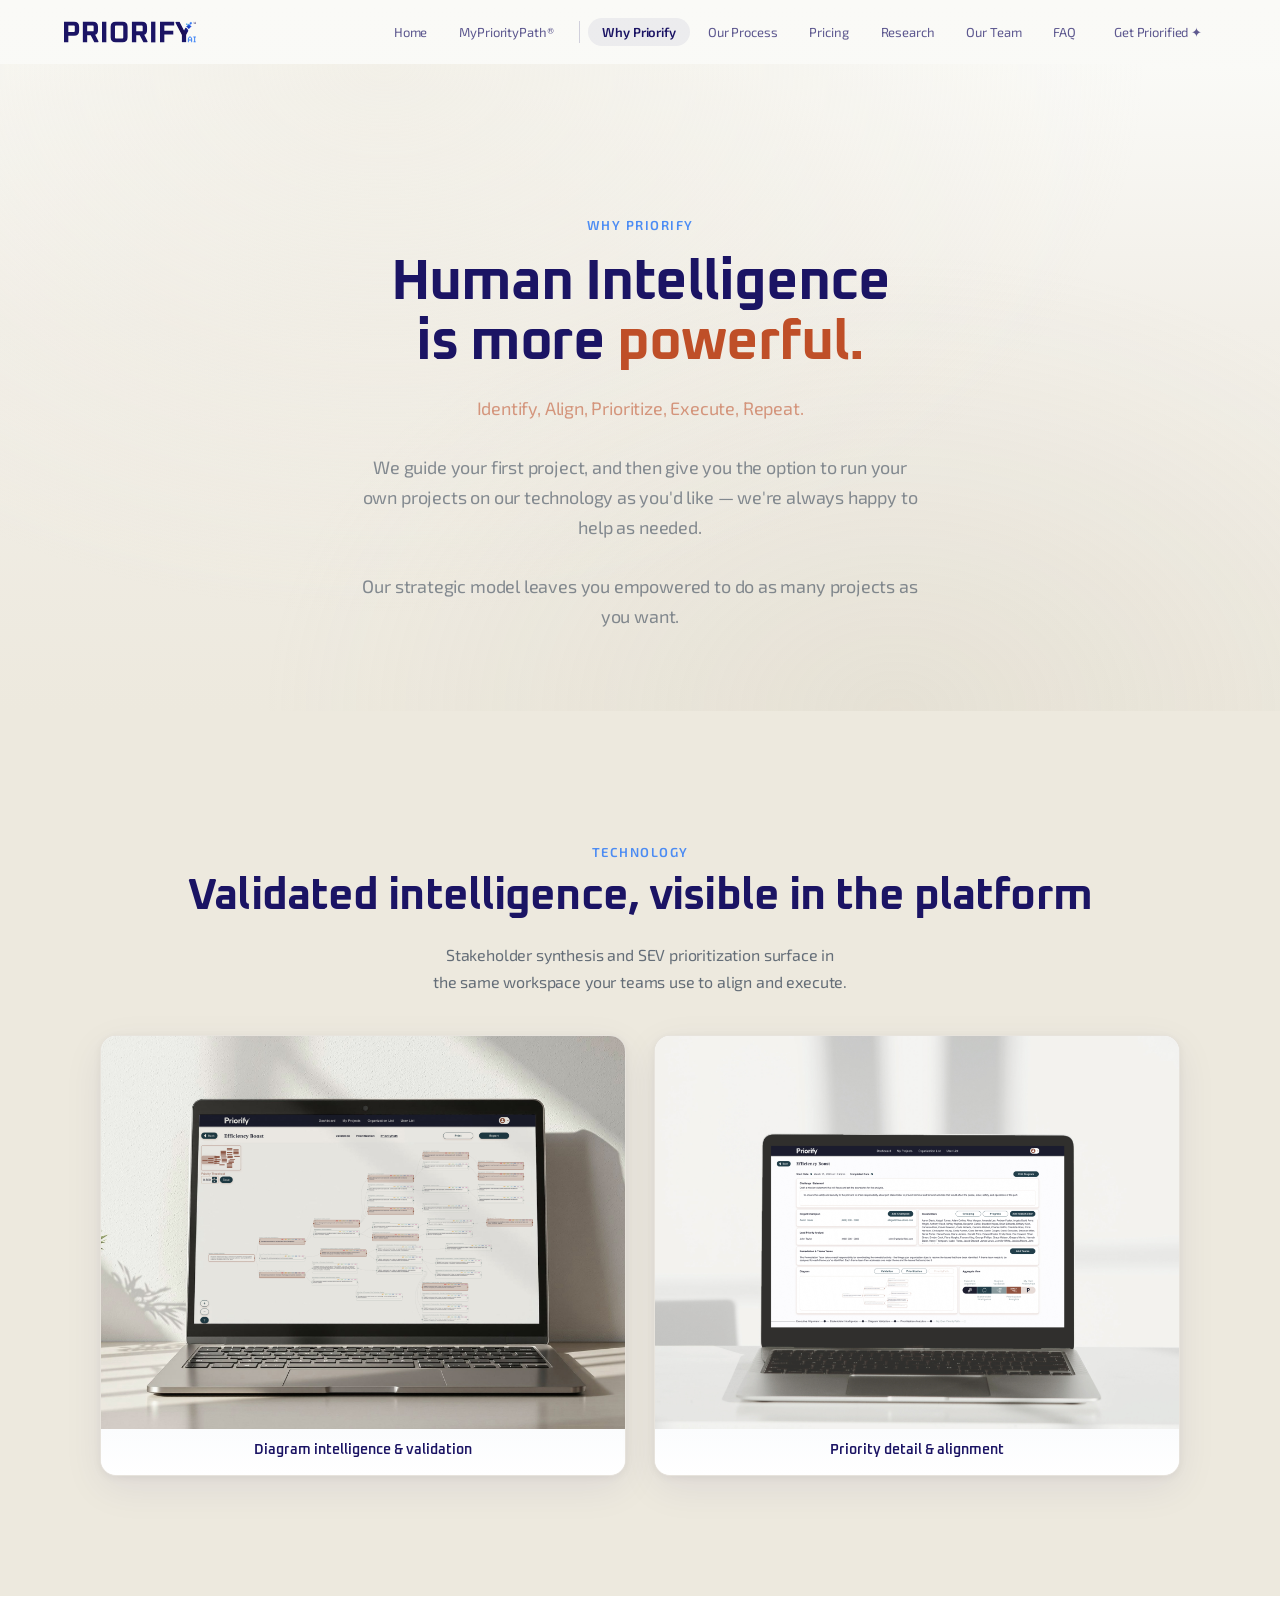
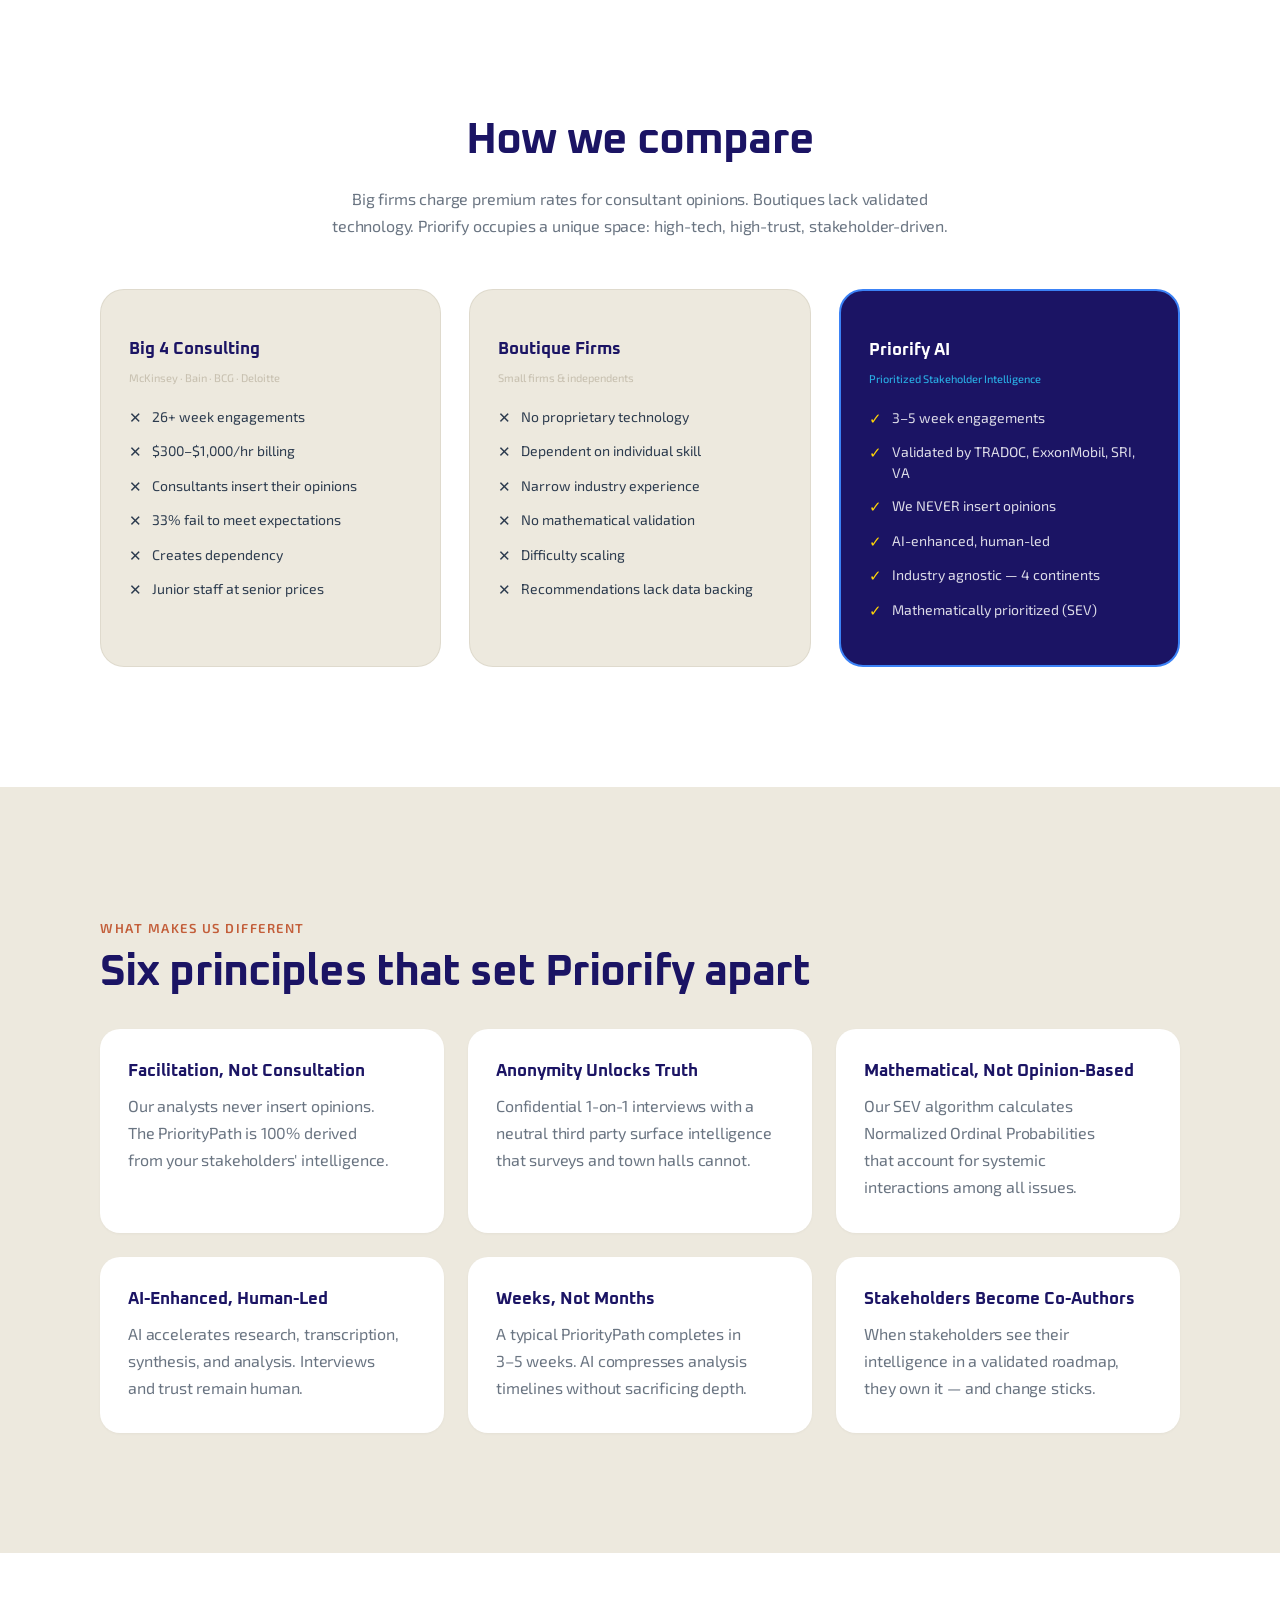
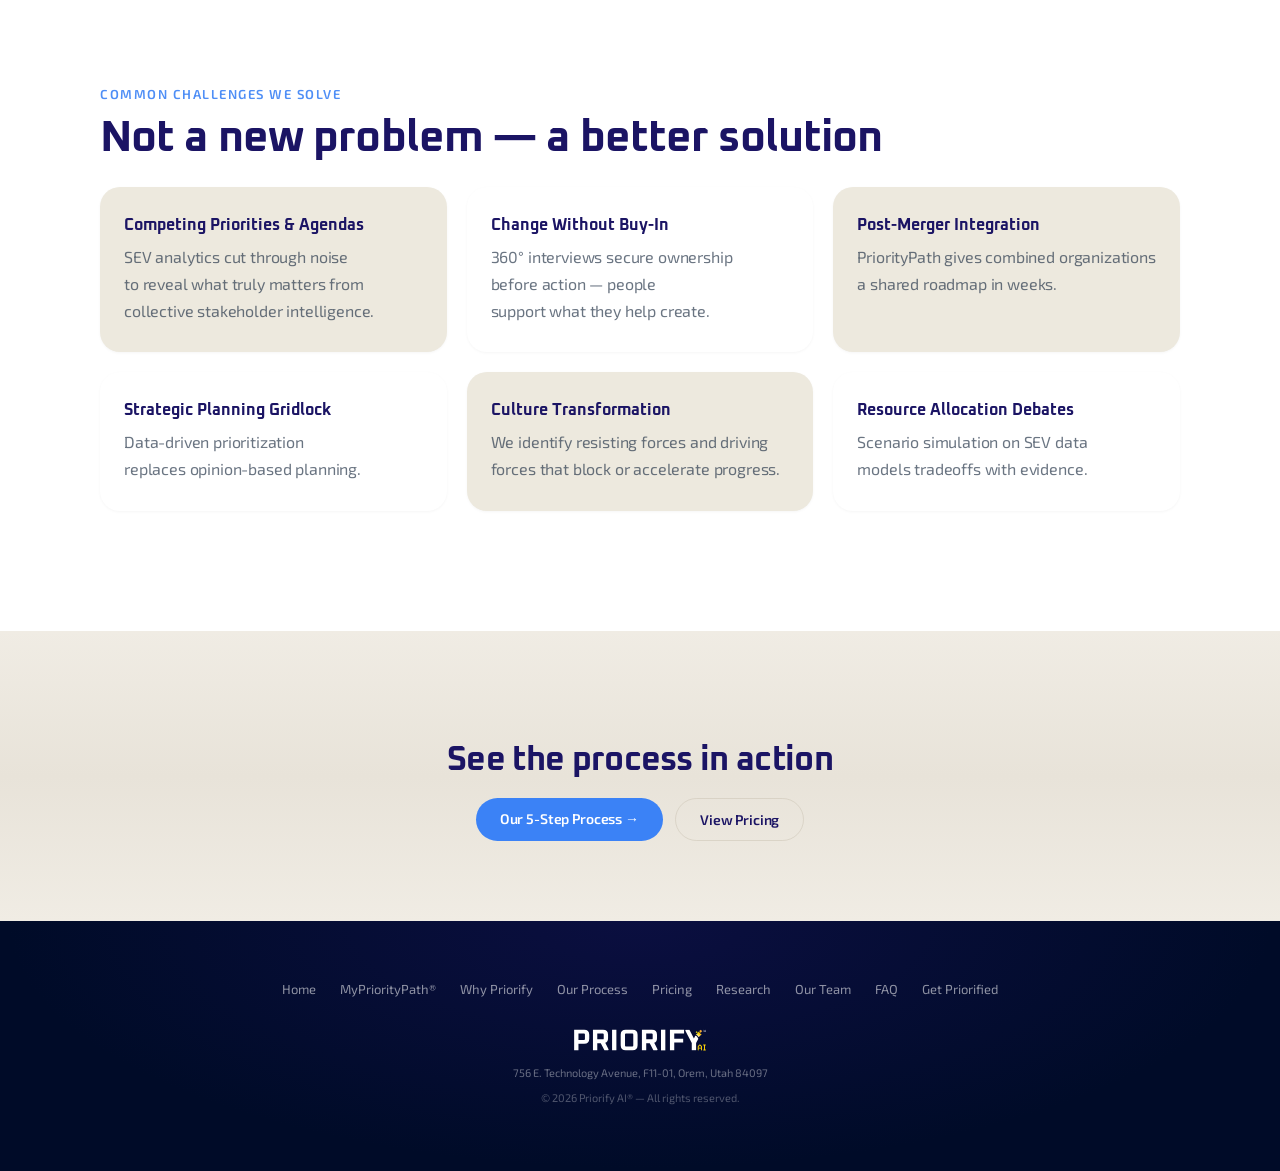
<file: why-priorify/index.html>
<!DOCTYPE html>
<html lang="en">
  <head>
    <meta charset="utf-8" />
    <meta name="viewport" content="width=device-width, initial-scale=1" />
    <script>
      window.dataLayer = window.dataLayer || [];
    </script>
    <script>
      (function (w, d, s, l, i) {
        w[l] = w[l] || [];
        w[l].push({ "gtm.start": new Date().getTime(), event: "gtm.js" });
        var f = d.getElementsByTagName(s)[0],
          j = d.createElement(s),
          dl = l != "dataLayer" ? "&l=" + l : "";
        j.async = true;
        j.src = "https://www.googletagmanager.com/gtm.js?id=" + i + dl;
        f.parentNode.insertBefore(j, f);
      })(window, document, "script", "dataLayer", "GTM-PLTQ3Q4B");
    </script>
    <!-- GA4 pageviews: gtag + analytics.js. Do not add a second GA4 Configuration tag in GTM. -->
    <script async src="https://www.googletagmanager.com/gtag/js?id=G-PKGY8GTT1T"></script>
    <script src="/js/analytics.js"></script>
    <title>Why Priorify — Priorify AI</title>
    <meta name="description" content="How Priorify compares to Big 4 and boutiques: stakeholder intelligence, SEV prioritization, and no inserted opinions." />
    <link rel="canonical" href="https://priorify.ai/why-priorify/" />
    <link rel="icon" href="/assets/images/favicon-y.svg" type="image/svg+xml" />
    <link rel="apple-touch-icon" href="/assets/images/favicon-y.svg" />
    <meta property="og:type" content="website" />
    <meta property="og:url" content="https://priorify.ai/why-priorify/" />
    <meta property="og:title" content="Why Priorify — Priorify AI" />
    <meta property="og:description" content="How Priorify compares to Big 4 and boutiques: stakeholder intelligence, SEV prioritization, and no inserted opinions." />
    <meta property="og:image" content="https://priorify.ai/assets/images/logo-blue.svg" />
    <meta property="og:site_name" content="Priorify® — The Prioritization Company" />
    <meta name="twitter:card" content="summary_large_image" />
    <meta name="twitter:title" content="Why Priorify — Priorify AI" />
    <meta name="twitter:description" content="How Priorify compares to Big 4 and boutiques: stakeholder intelligence, SEV prioritization, and no inserted opinions." />
    <meta name="twitter:image" content="https://priorify.ai/assets/images/logo-blue.svg" />
    <link rel="stylesheet" href="/css/main.css" />
  </head>
  <body>
    <noscript
      ><iframe
        src="https://www.googletagmanager.com/ns.html?id=GTM-PLTQ3Q4B"
        height="0"
        width="0"
        style="display: none; visibility: hidden"
        title="Google Tag Manager"
      ></iframe
    ></noscript>

    <header class="site-header" role="banner">
      <a class="skip-link" href="#main">Skip to main content</a>
      <div class="site-header__inner">
        <a class="site-header__logo" href="/">
          <img class="logo-default" src="/assets/images/logo-blue.svg" width="200" height="28" alt="Priorify AI" />
          <img class="logo-scrolled" src="/assets/images/logo-yellow.svg" width="200" height="28" alt="" />
        </a>
        <nav class="site-nav" aria-label="Primary">
          <div class="site-nav__group site-nav__group--paths" role="group" aria-label="Choose your path">
          <a href="/" title="Organization &amp; team engagements">Home</a>
          <a href="/myprioritypath/" class="site-nav__link--individual" title="Individuals — personal &amp; career goals">MyPriorityPath®</a>
          </div>
          <span class="site-nav__sep" aria-hidden="true"></span>
          <div class="site-nav__group site-nav__group--learn" role="group" aria-label="Methodology and company">
          <a href="/why-priorify/" aria-current="page">Why Priorify</a>
          <a href="/our-process/">Our Process</a>
          <a href="/pricing/">Pricing</a>
          <a href="/research/">Research</a>
          <a href="/our-team/">Our Team</a>
          <a href="/faq/">FAQ</a>
          </div>
          <a class="btn-nav-cta" href="/contact/">Get Priorified ✦</a>
        </nav>
        <button type="button" class="site-header__toggle" aria-expanded="false" aria-controls="site-nav-mobile" aria-label="Open menu">
          <span class="site-header__toggle-bar"></span><span class="site-header__toggle-bar"></span><span class="site-header__toggle-bar"></span>
        </button>
      </div>
      <div id="site-nav-mobile" class="site-nav-mobile" hidden>
        <div class="site-nav-mobile__group site-nav-mobile__group--paths" role="group" aria-label="Choose your path">
        <a href="/">Home</a>
        <a href="/myprioritypath/" class="site-nav-mobile__link--individual">MyPriorityPath®</a>
        </div>
        <div class="site-nav-mobile__sep" aria-hidden="true"></div>
        <div class="site-nav-mobile__group site-nav-mobile__group--learn" role="group" aria-label="Methodology and company">
        <a href="/why-priorify/" aria-current="page">Why Priorify</a>
        <a href="/our-process/">Our Process</a>
        <a href="/pricing/">Pricing</a>
        <a href="/research/">Research</a>
        <a href="/our-team/">Our Team</a>
        <a href="/faq/">FAQ</a>
        </div>
        <a class="btn-nav-cta" href="/contact/">Get Priorified ✦</a>
      </div>
    </header>
    <main id="main" class="page-main">
      <section class="hero">
        <div class="hero__inner">
          <p class="hero__label">Why Priorify</p>
          <h1 class="hero__title">
            Human Intelligence is more
            <span class="rotating-word" data-rotating-word data-words='["powerful.","unified.","aligned.","accurate.","clear.","direct."]'><span class="rotating-word__inner">powerful.</span></span>
          </h1>
          <p class="hero__subtitle">
            <span class="accent" style="color: var(--color-orange)">Identify, Align, Prioritize, Execute, <span style="color: var(--color-orange)">Repeat</span>.</span><br /><br />
            We guide your first project, and then give you the option to run your own projects on our technology as you'd like — we're always happy to help as needed.<br /><br />
            Our strategic model leaves you empowered to do as many projects as you want.
          </p>
        </div>
      </section>

      <section class="section section--cream product-showcase" aria-labelledby="why-platform-visual-title">
        <div class="section__inner">
          <p class="section-label text-center">Technology</p>
          <h2 id="why-platform-visual-title" class="section-title text-center">Validated intelligence, visible in the platform</h2>
          <p class="prose product-showcase__lead text-center">
            Stakeholder synthesis and SEV prioritization surface in the same workspace your teams use to align and execute.
          </p>
          <div class="product-showcase__grid" role="list">
            <figure class="product-showcase__figure" role="listitem">
              <img
                src="/assets/images/priorify_app_images/priorify-diagram.jpg"
                width="640"
                height="480"
                alt="Priorify diagram view: stakeholder and cause-and-effect mapping"
                loading="lazy"
                decoding="async"
              />
              <figcaption class="product-showcase__caption">Diagram intelligence &amp; validation</figcaption>
            </figure>
            <figure class="product-showcase__figure" role="listitem">
              <img
                src="/assets/images/priorify_app_images/priorify-details.jpg"
                width="640"
                height="480"
                alt="Priorify details view with priorities and supporting insights"
                loading="lazy"
                decoding="async"
              />
              <figcaption class="product-showcase__caption">Priority detail &amp; alignment</figcaption>
            </figure>
          </div>
        </div>
      </section>

      <section class="section">
        <div class="section__inner text-center" style="margin-bottom: 50px">
          <h2 class="section-title">How we compare</h2>
          <p class="prose" style="max-width: 640px; margin: 0 auto">
            Big firms charge premium rates for consultant opinions. Boutiques lack validated technology. Priorify occupies a unique space: high-tech, high-trust, stakeholder-driven.
          </p>
        </div>
        <div class="section__inner compare-grid">
          <div class="compare-card">
            <p class="compare-card__title" style="color: var(--color-navy)">Big 4 Consulting</p>
            <p class="compare-card__sub" style="color: var(--color-tan)">McKinsey · Bain · BCG · Deloitte</p>
            <div class="compare-card__item"><span class="compare-card__mark" aria-hidden="true">✕</span><span>26+ week engagements</span></div>
            <div class="compare-card__item"><span class="compare-card__mark" aria-hidden="true">✕</span><span>$300–$1,000/hr billing</span></div>
            <div class="compare-card__item"><span class="compare-card__mark" aria-hidden="true">✕</span><span>Consultants insert their opinions</span></div>
            <div class="compare-card__item"><span class="compare-card__mark" aria-hidden="true">✕</span><span>33% fail to meet expectations</span></div>
            <div class="compare-card__item"><span class="compare-card__mark" aria-hidden="true">✕</span><span>Creates dependency</span></div>
            <div class="compare-card__item"><span class="compare-card__mark" aria-hidden="true">✕</span><span>Junior staff at senior prices</span></div>
          </div>
          <div class="compare-card">
            <p class="compare-card__title" style="color: var(--color-navy)">Boutique Firms</p>
            <p class="compare-card__sub" style="color: var(--color-tan)">Small firms &amp; independents</p>
            <div class="compare-card__item"><span class="compare-card__mark" aria-hidden="true">✕</span><span>No proprietary technology</span></div>
            <div class="compare-card__item"><span class="compare-card__mark" aria-hidden="true">✕</span><span>Dependent on individual skill</span></div>
            <div class="compare-card__item"><span class="compare-card__mark" aria-hidden="true">✕</span><span>Narrow industry experience</span></div>
            <div class="compare-card__item"><span class="compare-card__mark" aria-hidden="true">✕</span><span>No mathematical validation</span></div>
            <div class="compare-card__item"><span class="compare-card__mark" aria-hidden="true">✕</span><span>Difficulty scaling</span></div>
            <div class="compare-card__item"><span class="compare-card__mark" aria-hidden="true">✕</span><span>Recommendations lack data backing</span></div>
          </div>
          <div class="compare-card compare-card--highlight">
            <p class="compare-card__title">Priorify AI</p>
            <p class="compare-card__sub">Prioritized Stakeholder Intelligence</p>
            <div class="compare-card__item" style="color: rgba(255,255,255,0.85)"><span class="compare-card__mark" style="color: #ffd506">✓</span><span>3–5 week engagements</span></div>
            <div class="compare-card__item" style="color: rgba(255,255,255,0.85)"><span class="compare-card__mark" style="color: #ffd506">✓</span><span>Validated by TRADOC, ExxonMobil, SRI, VA</span></div>
            <div class="compare-card__item" style="color: rgba(255,255,255,0.85)"><span class="compare-card__mark" style="color: #ffd506">✓</span><span>We NEVER insert opinions</span></div>
            <div class="compare-card__item" style="color: rgba(255,255,255,0.85)"><span class="compare-card__mark" style="color: #ffd506">✓</span><span>AI-enhanced, human-led</span></div>
            <div class="compare-card__item" style="color: rgba(255,255,255,0.85)"><span class="compare-card__mark" style="color: #ffd506">✓</span><span>Industry agnostic — 4 continents</span></div>
            <div class="compare-card__item" style="color: rgba(255,255,255,0.85)"><span class="compare-card__mark" style="color: #ffd506">✓</span><span>Mathematically prioritized (SEV)</span></div>
          </div>
        </div>
      </section>

      <section class="section section--cream">
        <div class="section__inner">
          <p class="section-label section-label--orange">What Makes Us Different</p>
          <h2 class="section-title">Six principles that set Priorify apart</h2>
          <div style="display: grid; grid-template-columns: repeat(auto-fit, minmax(300px, 1fr)); gap: 24px; margin-top: 32px">
            <div style="background: #fff; border-radius: 20px; padding: 32px 28px; box-shadow: 0 1px 3px rgba(0,0,0,0.04)">
              <h3 style="font-size: 17px; font-weight: 700; color: var(--color-navy); font-family: var(--font-heading); margin: 0 0 10px">Facilitation, Not Consultation</h3>
              <p class="prose" style="margin: 0">Our analysts never insert opinions. The PriorityPath is 100% derived from your stakeholders' intelligence.</p>
            </div>
            <div style="background: #fff; border-radius: 20px; padding: 32px 28px; box-shadow: 0 1px 3px rgba(0,0,0,0.04)">
              <h3 style="font-size: 17px; font-weight: 700; color: var(--color-navy); font-family: var(--font-heading); margin: 0 0 10px">Anonymity Unlocks Truth</h3>
              <p class="prose" style="margin: 0">Confidential 1-on-1 interviews with a neutral third party surface intelligence that surveys and town halls cannot.</p>
            </div>
            <div style="background: #fff; border-radius: 20px; padding: 32px 28px; box-shadow: 0 1px 3px rgba(0,0,0,0.04)">
              <h3 style="font-size: 17px; font-weight: 700; color: var(--color-navy); font-family: var(--font-heading); margin: 0 0 10px">Mathematical, Not Opinion-Based</h3>
              <p class="prose" style="margin: 0">Our SEV algorithm calculates Normalized Ordinal Probabilities that account for systemic interactions among all issues.</p>
            </div>
            <div style="background: #fff; border-radius: 20px; padding: 32px 28px; box-shadow: 0 1px 3px rgba(0,0,0,0.04)">
              <h3 style="font-size: 17px; font-weight: 700; color: var(--color-navy); font-family: var(--font-heading); margin: 0 0 10px">AI-Enhanced, Human-Led</h3>
              <p class="prose" style="margin: 0">AI accelerates research, transcription, synthesis, and analysis. Interviews and trust remain human.</p>
            </div>
            <div style="background: #fff; border-radius: 20px; padding: 32px 28px; box-shadow: 0 1px 3px rgba(0,0,0,0.04)">
              <h3 style="font-size: 17px; font-weight: 700; color: var(--color-navy); font-family: var(--font-heading); margin: 0 0 10px">Weeks, Not Months</h3>
              <p class="prose" style="margin: 0">A typical PriorityPath completes in 3–5 weeks. AI compresses analysis timelines without sacrificing depth.</p>
            </div>
            <div style="background: #fff; border-radius: 20px; padding: 32px 28px; box-shadow: 0 1px 3px rgba(0,0,0,0.04)">
              <h3 style="font-size: 17px; font-weight: 700; color: var(--color-navy); font-family: var(--font-heading); margin: 0 0 10px">Stakeholders Become Co-Authors</h3>
              <p class="prose" style="margin: 0">When stakeholders see their intelligence in a validated roadmap, they own it — and change sticks.</p>
            </div>
          </div>
        </div>
      </section>

      <section class="section">
        <div class="section__inner">
          <p class="section-label">Common Challenges We Solve</p>
          <h2 class="section-title">Not a new problem — a better solution</h2>
          <div style="display: grid; grid-template-columns: repeat(auto-fit, minmax(280px, 1fr)); gap: 20px; margin-top: 24px">
            <div style="padding: 28px 24px; border-radius: 20px; background: var(--color-cream); box-shadow: 0 1px 3px rgba(0,0,0,0.04)">
              <h3 style="font-size: 16px; font-weight: 700; color: var(--color-navy); font-family: var(--font-heading); margin: 0 0 8px">Competing Priorities &amp; Agendas</h3>
              <p class="prose" style="margin: 0">SEV analytics cut through noise to reveal what truly matters from collective stakeholder intelligence.</p>
            </div>
            <div style="padding: 28px 24px; border-radius: 20px; background: #fff; box-shadow: 0 1px 3px rgba(0,0,0,0.04)">
              <h3 style="font-size: 16px; font-weight: 700; color: var(--color-navy); font-family: var(--font-heading); margin: 0 0 8px">Change Without Buy-In</h3>
              <p class="prose" style="margin: 0">360° interviews secure ownership before action — people support what they help create.</p>
            </div>
            <div style="padding: 28px 24px; border-radius: 20px; background: var(--color-cream); box-shadow: 0 1px 3px rgba(0,0,0,0.04)">
              <h3 style="font-size: 16px; font-weight: 700; color: var(--color-navy); font-family: var(--font-heading); margin: 0 0 8px">Post-Merger Integration</h3>
              <p class="prose" style="margin: 0">PriorityPath gives combined organizations a shared roadmap in weeks.</p>
            </div>
            <div style="padding: 28px 24px; border-radius: 20px; background: #fff; box-shadow: 0 1px 3px rgba(0,0,0,0.04)">
              <h3 style="font-size: 16px; font-weight: 700; color: var(--color-navy); font-family: var(--font-heading); margin: 0 0 8px">Strategic Planning Gridlock</h3>
              <p class="prose" style="margin: 0">Data-driven prioritization replaces opinion-based planning.</p>
            </div>
            <div style="padding: 28px 24px; border-radius: 20px; background: var(--color-cream); box-shadow: 0 1px 3px rgba(0,0,0,0.04)">
              <h3 style="font-size: 16px; font-weight: 700; color: var(--color-navy); font-family: var(--font-heading); margin: 0 0 8px">Culture Transformation</h3>
              <p class="prose" style="margin: 0">We identify resisting forces and driving forces that block or accelerate progress.</p>
            </div>
            <div style="padding: 28px 24px; border-radius: 20px; background: #fff; box-shadow: 0 1px 3px rgba(0,0,0,0.04)">
              <h3 style="font-size: 16px; font-weight: 700; color: var(--color-navy); font-family: var(--font-heading); margin: 0 0 8px">Resource Allocation Debates</h3>
              <p class="prose" style="margin: 0">Scenario simulation on SEV data models tradeoffs with evidence.</p>
            </div>
          </div>
        </div>
      </section>

      <section class="cta-band">
        <div class="cta-band__inner">
          <h2>See the process in action</h2>
          <div class="btn-row" style="margin-top: 12px">
            <a class="btn btn--blue" href="/our-process/">Our 5-Step Process →</a>
            <a class="btn btn--secondary" href="/pricing/">View Pricing</a>
          </div>
        </div>
      </section>
    </main>
    <footer class="site-footer" role="contentinfo">
      <div class="site-footer__links">
        <a href="/">Home</a>
        <a href="/myprioritypath/">MyPriorityPath®</a>
        <a href="/why-priorify/">Why Priorify</a>
        <a href="/our-process/">Our Process</a>
        <a href="/pricing/">Pricing</a>
        <a href="/research/">Research</a>
        <a href="/our-team/">Our Team</a>
        <a href="/faq/">FAQ</a>
        <a href="/contact/">Get Priorified</a>
      </div>
      <div class="site-footer__logo"><img src="/assets/images/logo-yellow.svg" width="200" height="28" alt="Priorify AI" /></div>
      <p class="site-footer__addr">756 E. Technology Avenue, F11-01, Orem, Utah 84097</p>
      <p class="site-footer__copy">© <span data-year></span> Priorify AI® — All rights reserved.</p>
    </footer>
    <script src="/js/main.js" defer></script>
  </body>
</html>
</file>
<file: css/main.css>
/* Priorify AI — static site. Brand tokens from reference/priorify-ai-site.jsx; confirm with brand owner before final lock-in. */

@import url("https://fonts.googleapis.com/css2?family=Oxanium:wght@400;500;600;700;800&family=Exo+2:ital,wght@0,300;0,400;0,500;0,600;0,700;0,800;1,400&display=swap");

:root {
  /* process-step icons: SVG/PNG on light wells — no color filter. */
  --color-navy: #1b1464;
  --color-orange: #bf4f28;
  --color-deep-orange: #a35139;
  --color-tan: #c9c2b2;
  --color-cream: #ede9de;
  --color-slate: #2c3b4e;
  --color-blue: #3b82f6;
  --color-dk-blue: #1d4ed8;
  --color-amber: #fbb03b;
  --color-green: #23d95f;
  --color-gold: #ffd506;
  --color-lt-blue: #29abe2;
  --color-white: #ffffff;
  /* Process step cards/tabs: solid white — no tint gradient over icons. */
  --process-block-bg: var(--color-white);
  --process-icon-well-bg: var(--color-white);
  --color-page-bg: linear-gradient(180deg, #fafaf7 0%, #f5f2eb 50%, #ede9de 100%);
  --font-heading: "Oxanium", system-ui, sans-serif;
  --font-body: "Exo 2", -apple-system, BlinkMacSystemFont, sans-serif;
  --ease: cubic-bezier(0.25, 0.46, 0.45, 0.94);
  --ease-out: cubic-bezier(0.16, 1, 0.3, 1);
  --breakpoint-md: 768px;
  --breakpoint-lg: 1024px;
  --focus-ring: 2px solid var(--color-blue);
  --focus-offset: 2px;
}

*,
*::before,
*::after {
  box-sizing: border-box;
}

html {
  scroll-behavior: smooth;
  font-size: 16px;
}

body {
  margin: 0;
  font-family: var(--font-body);
  color: var(--color-slate);
  background: #ede9de;
  background-image: linear-gradient(180deg, #fafaf7 0%, #f5f2eb 50%, #ede9de 100%);
  overflow-x: hidden;
  text-rendering: optimizeLegibility;
  -webkit-font-smoothing: antialiased;
}

p,
h1,
h2,
h3 {
  text-wrap: balance;
}

::selection {
  background: var(--color-blue);
  color: var(--color-white);
}

:focus-visible {
  outline: var(--focus-ring);
  outline-offset: var(--focus-offset);
}

.skip-link {
  position: absolute;
  left: 1rem;
  top: 1rem;
  padding: 0.5rem 1rem;
  background: var(--color-navy);
  color: var(--color-white);
  text-decoration: none;
  z-index: 200;
  clip: rect(0 0 0 0);
  clip-path: inset(50%);
  width: 1px;
  height: 1px;
  overflow: hidden;
  white-space: nowrap;
}

.skip-link:focus {
  clip: auto;
  clip-path: none;
  width: auto;
  height: auto;
}

/* Header */
.site-header {
  position: fixed;
  top: 0;
  left: 0;
  right: 0;
  z-index: 100;
  background: transparent;
  transition: background 0.4s, border-color 0.4s, backdrop-filter 0.4s;
  border-bottom: 1px solid transparent;
}

.site-header.is-scrolled {
  background: rgba(0, 11, 40, 0.95);
  backdrop-filter: blur(12px);
  border-bottom-color: rgba(201, 194, 178, 0.15);
}

.site-header__inner {
  max-width: 1200px;
  margin: 0 auto;
  padding: 0 24px;
  display: flex;
  align-items: center;
  justify-content: space-between;
  height: 64px;
}

.site-header__logo {
  display: flex;
  align-items: center;
  border: none;
  background: none;
  padding: 0;
  cursor: pointer;
  text-decoration: none;
}

.site-header__logo img {
  height: 22px;
  width: auto;
  transition: opacity 0.3s;
}

.site-header__logo .logo-scrolled {
  display: none;
}

.site-header.is-scrolled .logo-default {
  display: none;
}

.site-header.is-scrolled .logo-scrolled {
  display: block;
}

.site-nav {
  display: none;
  align-items: center;
  gap: 0;
  flex-wrap: wrap;
  justify-content: flex-end;
  row-gap: 8px;
}

@media (min-width: 769px) {
  .site-nav {
    display: flex;
  }
}

.site-nav__group {
  display: flex;
  align-items: center;
  gap: 4px;
}

.site-nav__sep {
  width: 1px;
  height: 22px;
  margin: 0 8px 0 12px;
  flex-shrink: 0;
  background: rgba(27, 20, 100, 0.18);
  align-self: center;
}

.site-nav__link--individual {
  border: 1px solid rgba(59, 130, 246, 0.42);
  background: rgba(59, 130, 246, 0.08);
  font-weight: 500;
}

.site-nav__link--individual:hover {
  background: rgba(59, 130, 246, 0.14);
  border-color: rgba(59, 130, 246, 0.55);
}

.site-nav a.site-nav__link--individual[aria-current="page"] {
  font-weight: 600;
  background: rgba(59, 130, 246, 0.18);
  border-color: rgba(59, 130, 246, 0.55);
  color: var(--color-navy);
}

.site-header.is-scrolled .site-nav__sep {
  background: rgba(255, 255, 255, 0.28);
}

.site-header.is-scrolled .site-nav__link--individual {
  border-color: rgba(255, 255, 255, 0.35);
  background: rgba(255, 255, 255, 0.1);
  color: rgba(255, 255, 255, 0.92);
}

.site-header.is-scrolled .site-nav__link--individual:hover {
  background: rgba(255, 255, 255, 0.18);
  border-color: rgba(255, 255, 255, 0.45);
  color: var(--color-white);
}

.site-header.is-scrolled .site-nav a.site-nav__link--individual[aria-current="page"] {
  background: rgba(255, 255, 255, 0.2);
  border-color: rgba(255, 255, 255, 0.5);
  color: var(--color-white);
}

.site-nav a {
  background: none;
  border: none;
  color: rgba(27, 20, 100, 0.7);
  cursor: pointer;
  font-size: 13px;
  font-weight: 400;
  padding: 6px 14px;
  border-radius: 999px;
  font-family: var(--font-body);
  letter-spacing: -0.01em;
  text-decoration: none;
  transition: color 0.35s var(--ease), background 0.35s var(--ease);
}

.site-nav a:hover {
  color: var(--color-navy);
}

.site-nav a[aria-current="page"] {
  font-weight: 600;
  background: rgba(27, 20, 100, 0.06);
  color: var(--color-navy);
}

.site-header.is-scrolled .site-nav a {
  color: rgba(255, 255, 255, 0.75);
}

.site-header.is-scrolled .site-nav a[aria-current="page"] {
  color: var(--color-white);
  background: rgba(255, 255, 255, 0.12);
}

.site-header.is-scrolled .site-nav a:hover {
  color: var(--color-white);
}

.btn-nav-cta {
  margin-left: 10px;
  background: var(--color-blue);
  color: var(--color-white);
  padding: 8px 20px;
  border-radius: 999px;
  border: none;
  font-size: 13px;
  font-weight: 600;
  cursor: pointer;
  font-family: var(--font-body);
  letter-spacing: -0.01em;
  text-decoration: none;
}

.site-header__toggle {
  display: flex;
  flex-direction: column;
  gap: 5px;
  background: none;
  border: none;
  cursor: pointer;
  padding: 8px;
}

@media (min-width: 769px) {
  .site-header__toggle {
    display: none;
  }
}

.site-header__toggle-bar {
  width: 22px;
  height: 2px;
  background: var(--color-navy);
  transition: transform 0.3s, opacity 0.3s;
}

.site-header.is-scrolled .site-header__toggle-bar {
  background: var(--color-white);
}

.site-header__toggle[aria-expanded="true"] .site-header__toggle-bar:nth-child(1) {
  transform: rotate(45deg) translateY(7px);
}

.site-header__toggle[aria-expanded="true"] .site-header__toggle-bar:nth-child(2) {
  opacity: 0;
  transform: scaleX(0);
}

.site-header__toggle[aria-expanded="true"] .site-header__toggle-bar:nth-child(3) {
  transform: rotate(-45deg) translateY(-7px);
}

.site-nav-mobile {
  display: none;
  background: linear-gradient(180deg, #fafaf7 0%, #f5f2eb 50%, #ede9de 100%);
  padding: 16px 24px;
  border-top: 1px solid rgba(201, 194, 178, 0.4);
}

.site-nav-mobile.is-open {
  display: block;
}

@media (min-width: 769px) {
  .site-nav-mobile {
    display: none !important;
  }
}

.site-nav-mobile a {
  display: block;
  width: 100%;
  text-align: left;
  background: none;
  border: none;
  border-bottom: 1px solid rgba(201, 194, 178, 0.25);
  color: var(--color-navy);
  font-size: 16px;
  padding: 12px 0;
  cursor: pointer;
  font-family: var(--font-body);
  text-decoration: none;
}

.site-nav-mobile a[aria-current="page"] {
  color: var(--color-blue);
}

.site-nav-mobile .btn-nav-cta {
  display: inline-block;
  margin-top: 12px;
  width: auto;
}

.site-nav-mobile__sep {
  height: 1px;
  margin: 4px 0 16px;
  background: rgba(201, 194, 178, 0.65);
  border: none;
}

.site-nav-mobile__link--individual {
  border: 1px solid rgba(59, 130, 246, 0.38);
  background: rgba(59, 130, 246, 0.07);
  border-radius: 10px;
  margin-bottom: 2px;
  padding-left: 12px !important;
  padding-right: 12px !important;
}

.site-nav-mobile__link--individual[aria-current="page"] {
  border-color: rgba(59, 130, 246, 0.55);
  background: rgba(59, 130, 246, 0.12);
}

/* Hero */
.hero {
  display: flex;
  flex-direction: column;
  align-items: center;
  background: radial-gradient(ellipse at 30% 0%, rgba(237, 233, 222, 0.6), transparent 60%),
    radial-gradient(ellipse at 70% 100%, rgba(201, 194, 178, 0.2), transparent 50%),
    linear-gradient(180deg, #fafaf7 0%, #f2efe8 40%, #ede9de 100%);
  padding: 140px 32px 80px;
  text-align: center;
  position: relative;
  overflow: hidden;
  isolation: isolate;
}

/* Landscape band — only on heroes with .hero--landscape (home + MyPriorityPath). Other pages keep the original flat gradient. */
.hero.hero--landscape::before {
  content: "";
  position: absolute;
  inset: 0;
  background-image: url("/assets/images/mountain-background-2.png");
  background-repeat: no-repeat;
  background-size: cover;
  background-position: center bottom;
  opacity: 0.52;
  pointer-events: none;
  z-index: 0;
}

.hero__inner {
  position: relative;
  z-index: 1;
  max-width: 800px;
  width: 100%;
}

.hero__label {
  font-size: 13px;
  font-weight: 600;
  letter-spacing: 1.5px;
  text-transform: uppercase;
  color: var(--color-blue);
  margin-bottom: 20px;
  opacity: 0.9;
}

.hero__title {
  font-size: clamp(34px, 5.5vw, 56px);
  font-weight: 700;
  color: var(--color-navy);
  line-height: 1.08;
  font-family: var(--font-heading);
  margin: 0 0 20px;
  letter-spacing: -0.02em;
}

.hero__subtitle {
  font-size: 18px;
  color: var(--color-slate);
  line-height: 1.65;
  max-width: 560px;
  margin: 0 auto;
  opacity: 0.55;
  font-weight: 400;
  letter-spacing: -0.01em;
}

.hero__subtitle .accent {
  color: var(--color-orange);
}

.hero__title .accent {
  color: var(--color-orange);
}

.hero__kicker {
  font-size: 13px;
  color: var(--color-slate);
  opacity: 0.5;
  margin: -8px 0 18px;
  font-weight: 500;
  letter-spacing: 0.02em;
}

/* Audience path — organizations vs individuals (home + MyPriorityPath) */
.hero-paths {
  background: var(--color-cream);
  border-top: 1px solid rgba(201, 194, 178, 0.45);
  border-bottom: 1px solid rgba(201, 194, 178, 0.45);
  padding: 28px 24px 32px;
}

.hero-paths__inner {
  max-width: 960px;
  margin: 0 auto;
  display: grid;
  grid-template-columns: 1fr;
  gap: 14px;
}

@media (min-width: 768px) {
  .hero-paths__inner {
    grid-template-columns: 1fr 1fr;
    gap: 18px;
    align-items: stretch;
  }
}

.hero-paths__item {
  border-radius: 14px;
  padding: 20px 22px;
  border: 1px solid rgba(201, 194, 178, 0.5);
  background: var(--color-white);
  text-align: left;
}

.hero-paths__item--current {
  border-color: rgba(59, 130, 246, 0.35);
  box-shadow: 0 1px 0 rgba(27, 20, 100, 0.04);
}

.hero-paths__link {
  display: block;
  text-decoration: none;
  color: inherit;
  transition: border-color 0.2s ease, box-shadow 0.2s ease, transform 0.2s ease;
}

.hero-paths__link:hover {
  border-color: rgba(59, 130, 246, 0.55);
  box-shadow: 0 8px 28px rgba(27, 20, 100, 0.07);
}

.hero-paths__link:focus-visible {
  outline: var(--focus-ring);
  outline-offset: 3px;
}

.hero-paths__badge {
  display: block;
  font-size: 11px;
  font-weight: 700;
  letter-spacing: 0.12em;
  text-transform: uppercase;
  color: var(--color-blue);
  margin-bottom: 10px;
}

.hero-paths__item--current .hero-paths__badge {
  color: var(--color-navy);
  opacity: 0.55;
}

.hero-paths__title {
  font-size: 18px;
  font-weight: 700;
  font-family: var(--font-heading);
  color: var(--color-navy);
  margin: 0 0 8px;
  line-height: 1.25;
}

.hero-paths__text {
  font-size: 14px;
  color: var(--color-slate);
  opacity: 0.72;
  margin: 0;
  line-height: 1.55;
}

.hero-paths__cta {
  display: inline-block;
  margin-top: 12px;
  font-size: 14px;
  font-weight: 600;
  color: var(--color-blue);
}

.hero-paths__link:hover .hero-paths__cta {
  text-decoration: underline;
}

.hero-paths__page-title {
  font-size: clamp(15px, 2vw, 18px);
  font-weight: 700;
  font-family: var(--font-heading);
  color: var(--color-navy);
  text-align: center;
  margin: 0 auto 20px;
  max-width: 36em;
  line-height: 1.35;
}

.hero-paths__sub {
  display: block;
  margin-top: 8px;
  font-size: 0.88em;
  font-weight: 500;
  color: var(--color-slate);
  opacity: 0.78;
  line-height: 1.45;
}

/* Sections */
.section {
  padding: 120px 32px;
  background: var(--color-white);
}

.section--cream {
  background: var(--color-cream);
}

.section__inner {
  max-width: 1080px;
  margin: 0 auto;
}

.section-label {
  font-size: 13px;
  font-weight: 600;
  letter-spacing: 1.5px;
  text-transform: uppercase;
  color: var(--color-blue);
  margin-bottom: 12px;
  opacity: 0.9;
}

.section-label--orange {
  color: var(--color-orange);
}

.section-label--amber {
  color: var(--color-amber);
}

.section-title {
  font-size: clamp(28px, 4vw, 44px);
  font-weight: 700;
  color: var(--color-navy);
  line-height: 1.1;
  margin: 0 0 20px;
  font-family: var(--font-heading);
  letter-spacing: -0.02em;
}

.section-title .accent {
  color: var(--color-orange);
}

.subsection-title {
  font-size: 20px;
  font-weight: 600;
  color: var(--color-orange);
  font-family: var(--font-heading);
  margin: 36px 0 12px;
  letter-spacing: -0.01em;
}

.prose {
  font-size: 16px;
  color: var(--color-slate);
  line-height: 1.7;
  margin-bottom: 16px;
  opacity: 0.7;
  font-weight: 400;
  letter-spacing: -0.01em;
}

.text-center {
  text-align: center;
}

/* Stats strip */
.stats-strip {
  background: linear-gradient(135deg, #000b28 0%, #1b1464 40%, #1d4ed8 100%);
  padding: 44px 32px;
}

.stats-strip__inner {
  max-width: 1100px;
  margin: 0 auto;
  display: flex;
  flex-wrap: wrap;
  justify-content: center;
  gap: 28px 56px;
}

.stat {
  text-align: center;
  min-width: 140px;
}

.stat__num {
  font-size: 32px;
  font-weight: 700;
  color: var(--color-gold);
  font-family: var(--font-heading);
  line-height: 1;
  letter-spacing: -0.02em;
}

.stat__label {
  font-size: 12px;
  font-weight: 600;
  color: rgba(255, 255, 255, 0.85);
  margin-top: 5px;
}

.stat__sub {
  font-size: 11px;
  color: rgba(255, 255, 255, 0.45);
}

/* Buttons */
.btn {
  display: inline-block;
  padding: 12px 24px;
  border-radius: 999px;
  font-size: 14px;
  font-weight: 600;
  letter-spacing: -0.01em;
  cursor: pointer;
  font-family: var(--font-body);
  text-decoration: none;
  border: none;
  transition: transform 0.2s var(--ease), opacity 0.2s ease;
}

.btn:active {
  transform: scale(0.97);
}

.btn--primary {
  background: var(--color-navy);
  color: var(--color-white);
}

.btn--secondary {
  background: transparent;
  color: var(--color-navy);
  border: 1px solid rgba(201, 194, 178, 0.5);
}

.btn--blue {
  background: var(--color-blue);
  color: var(--color-white);
}

.btn-row {
  display: flex;
  flex-wrap: wrap;
  gap: 12px;
  justify-content: center;
  margin-top: 28px;
}

/* Process cards (home) — 5 steps with clear imagery */
/* Home: product imagery (priorify_app_images) */
.product-showcase__lead {
  max-width: 720px;
  margin: 0 auto 40px;
}

.product-showcase__grid {
  display: grid;
  grid-template-columns: 1fr;
  gap: 24px;
  list-style: none;
  padding: 0;
  margin: 0;
}

@media (min-width: 768px) {
  .product-showcase__grid {
    grid-template-columns: 1fr 1fr;
    gap: 28px;
  }
}

.product-showcase__figure {
  margin: 0;
  border-radius: 16px;
  overflow: hidden;
  border: 1px solid rgba(201, 194, 178, 0.45);
  box-shadow: 0 2px 8px rgba(0, 0, 0, 0.05), 0 12px 40px rgba(27, 20, 100, 0.07);
  background: var(--color-white);
}

.product-showcase__figure img {
  display: block;
  width: 100%;
  height: auto;
  vertical-align: bottom;
}

.product-showcase__caption {
  padding: 12px 16px 16px;
  font-size: 14px;
  font-weight: 600;
  color: var(--color-navy);
  font-family: var(--font-heading);
  text-align: center;
  margin: 0;
  background: linear-gradient(180deg, rgba(248, 250, 252, 0.6) 0%, var(--color-white) 100%);
}

.product-showcase__wide {
  margin: 48px auto 0;
  max-width: 1080px;
  border-radius: 16px;
  overflow: hidden;
  border: 1px solid rgba(201, 194, 178, 0.45);
  box-shadow: 0 4px 24px rgba(27, 20, 100, 0.08);
}

.product-showcase__wide img {
  display: block;
  width: 100%;
  height: auto;
  vertical-align: bottom;
}

.process-grid {
  display: grid;
  grid-template-columns: repeat(auto-fit, minmax(160px, 1fr));
  gap: 20px;
  max-width: 1100px;
  margin: 0 auto;
}

.process-card {
  background: var(--process-block-bg);
  border-radius: 20px;
  padding: 24px 18px 28px;
  text-align: center;
  box-shadow: 0 2px 6px rgba(0, 0, 0, 0.06), 0 10px 32px rgba(27, 20, 100, 0.08);
  border: 1px solid rgba(27, 20, 100, 0.12);
  display: flex;
  flex-direction: column;
  align-items: center;
  min-height: 100%;
  transition: border-color 0.25s ease, box-shadow 0.25s ease;
}

.process-card:hover {
  border-color: rgba(59, 130, 246, 0.45);
  box-shadow: 0 6px 24px rgba(27, 20, 100, 0.08), 0 2px 8px rgba(59, 130, 246, 0.12);
}

.process-card__step {
  font-size: 11px;
  font-weight: 800;
  letter-spacing: 0.12em;
  text-transform: uppercase;
  color: var(--color-deep-orange);
  margin: 0 0 12px;
}

.process-card__icon-wrap {
  width: 96px;
  height: 96px;
  margin: 0 auto 16px;
  display: flex;
  align-items: center;
  justify-content: center;
  padding: 10px;
  box-sizing: border-box;
  background: linear-gradient(165deg, #ffffff 0%, #f4f6fc 100%);
  border-radius: 22px;
  border: 1px solid rgba(27, 20, 100, 0.1);
  box-shadow:
    0 1px 2px rgba(0, 0, 0, 0.04),
    inset 0 1px 0 rgba(255, 255, 255, 0.9);
}

/* process-step-*: vector artwork — display as-is (do not invert). */
.process-card__icon-wrap img[src*="process-step"] {
  width: 72px;
  height: 72px;
  max-width: 100%;
  max-height: 100%;
  object-fit: contain;
  display: block;
}

.process-card__title {
  font-size: 16px;
  font-weight: 700;
  color: var(--color-navy);
  font-family: var(--font-heading);
  line-height: 1.3;
  margin: 0;
}

/* Legacy row (if used elsewhere) */
.process-row {
  display: flex;
  flex-wrap: nowrap;
  gap: 28px;
  overflow-x: auto;
  padding-bottom: 8px;
  -webkit-overflow-scrolling: touch;
}

/* Trusted — logo row. Boeing, NASA, GE, 3M: Simple Icons (CC0). Microsoft: classic four-square mark. ExxonMobil, Mayo Clinic, U.S. Army: typographic placeholders — swap for official media-kit SVGs when legal approves. Trademarks belong to each organization. */
.trusted {
  margin-top: 64px;
  padding-top: 36px;
  border-top: 1px solid rgba(27, 20, 100, 0.1);
  max-width: 920px;
  margin-left: auto;
  margin-right: auto;
  animation: fadeUp 1.2s ease 0.4s both;
}

.trusted__label {
  font-size: clamp(12px, 1.65vw, 14px);
  font-weight: 700;
  letter-spacing: 0.12em;
  text-transform: uppercase;
  color: var(--color-navy);
  opacity: 0.72;
  margin: 0 auto 22px;
  max-width: 28em;
  line-height: 1.35;
  text-align: center;
}

.trusted__logos {
  list-style: none;
  margin: 0;
  padding: 0;
  display: grid;
  grid-template-columns: repeat(2, minmax(0, 1fr));
  gap: 10px;
}

@media (min-width: 520px) {
  .trusted__logos {
    grid-template-columns: repeat(4, minmax(0, 1fr));
    gap: 12px;
  }
}

@media (min-width: 900px) {
  .trusted__logos {
    gap: 14px;
  }
}

.trusted__logos li {
  margin: 0;
}

.trusted__logo-tile {
  display: flex;
  align-items: center;
  justify-content: center;
  text-align: center;
  min-height: 64px;
  height: 100%;
  padding: 14px 16px;
  background: linear-gradient(180deg, rgba(255, 255, 255, 0.95) 0%, rgba(248, 250, 252, 0.98) 100%);
  border: 1px solid rgba(27, 20, 100, 0.12);
  border-radius: 14px;
  box-shadow: 0 1px 2px rgba(0, 0, 0, 0.04), 0 4px 16px rgba(27, 20, 100, 0.05);
  transition: border-color 0.2s ease, box-shadow 0.2s ease;
}

.trusted__logo-tile img {
  max-width: 100%;
  max-height: 38px;
  width: auto;
  height: auto;
  object-fit: contain;
  display: block;
}

@media (hover: hover) and (pointer: fine) {
  .trusted__logos li:hover .trusted__logo-tile {
    border-color: rgba(59, 130, 246, 0.35);
    box-shadow: 0 2px 8px rgba(59, 130, 246, 0.1);
  }
}

/* AI Demo */
.ai-demo {
  max-width: 680px;
  margin: 36px auto 0;
  width: 100%;
  animation: fadeUp 1s ease 0.2s both;
}

.ai-demo__label {
  display: block;
  font-size: 14px;
  color: var(--color-orange);
  font-weight: 600;
  margin-bottom: 12px;
  text-align: left;
}

.ai-demo__input-row {
  display: flex;
  border-radius: 12px;
  overflow: hidden;
  background: rgba(255, 255, 255, 0.85);
  border: 2px solid var(--color-orange);
}

.ai-demo textarea {
  flex: 1;
  padding: 16px 20px;
  border: none;
  outline: none;
  color: var(--color-navy);
  font-size: 16px;
  font-family: var(--font-body);
  resize: none;
  line-height: 1.5;
  min-height: 72px;
}

.ai-demo__next {
  padding: 16px 28px;
  background: rgba(201, 194, 178, 0.3);
  border: none;
  color: var(--color-slate);
  font-size: 15px;
  font-weight: 600;
  cursor: pointer;
  font-family: var(--font-body);
  white-space: nowrap;
  align-self: stretch;
}

.ai-demo__next:not(:disabled) {
  background: var(--color-blue);
  color: var(--color-white);
  cursor: pointer;
}

.ai-demo__hint {
  font-size: 11px;
  color: var(--color-slate);
  opacity: 0.5;
  margin-top: 10px;
  text-align: center;
}

.ai-demo__loading {
  text-align: center;
  padding: 40px 0;
}

.loading-dots {
  display: inline-flex;
  gap: 8px;
}

.loading-dots span {
  width: 8px;
  height: 8px;
  border-radius: 50%;
  background: var(--color-blue);
  animation: pulse 1.2s ease-in-out infinite;
}

.loading-dots span:nth-child(2) {
  animation-delay: 0.2s;
}

.loading-dots span:nth-child(3) {
  animation-delay: 0.4s;
}

.ai-panel {
  background: rgba(255, 255, 255, 0.85);
  border-radius: 14px;
  padding: 24px 22px;
  border: 1px solid rgba(201, 194, 178, 0.55);
  box-shadow: 0 2px 12px rgba(0, 0, 0, 0.04);
}

.ai-panel__grid {
  display: grid;
  grid-template-columns: 1fr 1fr;
  gap: 14px;
}

@media (max-width: 640px) {
  .ai-panel__grid {
    grid-template-columns: 1fr;
  }
}

.ai-panel label {
  display: block;
  font-size: 12px;
  color: var(--color-slate);
  font-weight: 500;
  margin-bottom: 5px;
  opacity: 0.6;
}

.ai-panel input {
  width: 100%;
  padding: 10px 14px;
  background: rgba(255, 255, 255, 0.95);
  border: 1px solid rgba(201, 194, 178, 0.45);
  border-radius: 12px;
  font-size: 14px;
  color: var(--color-navy);
  font-family: var(--font-body);
}

.ai-panel__actions {
  display: flex;
  gap: 10px;
  margin-top: 20px;
  justify-content: flex-end;
  flex-wrap: wrap;
}

/* Rotating word */
.rotating-word {
  display: inline-block;
  transition: width 0.5s cubic-bezier(0.25, 0.46, 0.45, 0.94);
  overflow: hidden;
  vertical-align: bottom;
  text-align: left;
  color: var(--color-orange);
}

.rotating-word__inner {
  display: inline-block;
  transition: opacity 0.45s ease, transform 0.45s ease;
}

.rotating-word__inner.is-exit {
  opacity: 0;
  transform: translateY(-18px);
}

.rotating-word__inner.is-enter {
  opacity: 0;
  transform: translateY(18px);
}

.rotating-sentence .accent {
  color: var(--color-orange);
}

/* CTA band */
.cta-band {
  padding: 80px 32px;
  background: linear-gradient(180deg, #f0ece4 0%, #e8e3d9 50%, #f0ece4 100%);
  text-align: center;
}

.cta-band__inner {
  max-width: 580px;
  margin: 0 auto;
}

.cta-band h2 {
  font-size: clamp(24px, 3.5vw, 34px);
  font-weight: 700;
  color: var(--color-navy);
  font-family: var(--font-heading);
  margin-bottom: 16px;
  letter-spacing: -0.02em;
}

.cta-band h2 .accent {
  color: var(--color-orange);
}

/* MyPriorityPath & shared content grids */
.hero__title--rotating {
  font-size: clamp(34px, 5.5vw, 56px);
}

.three-col-grid {
  display: grid;
  grid-template-columns: repeat(auto-fit, minmax(260px, 1fr));
  gap: 28px;
}

.info-card {
  background: var(--color-cream);
  border-radius: 20px;
  padding: 32px 28px;
  box-shadow: 0 1px 3px rgba(0, 0, 0, 0.04);
  text-align: center;
}

.info-card__icon {
  font-size: 28px;
  font-weight: 800;
  color: var(--color-blue);
  font-family: var(--font-heading);
  margin: 0 0 12px;
}

.info-card__title {
  font-size: 18px;
  font-weight: 700;
  color: var(--color-navy);
  font-family: var(--font-heading);
  margin: 0 0 10px;
}

.two-col-split {
  display: grid;
  grid-template-columns: repeat(auto-fit, minmax(300px, 1fr));
  gap: 40px;
  align-items: start;
}

.check-list {
  list-style: none;
  margin: 0;
  padding: 0;
  display: flex;
  flex-direction: column;
  gap: 12px;
}

.check-list li {
  display: flex;
  gap: 14px;
  padding: 14px 18px;
  background: var(--color-white);
  border-radius: 14px;
  box-shadow: 0 1px 2px rgba(0, 0, 0, 0.03);
  font-size: 14px;
  line-height: 1.5;
  color: var(--color-slate);
}

.check-list strong {
  color: var(--color-navy);
  font-weight: 700;
}

.check-list__mark {
  color: var(--color-orange);
  flex-shrink: 0;
  margin-top: 2px;
}

.goals-grid {
  display: grid;
  grid-template-columns: repeat(auto-fit, minmax(220px, 1fr));
  gap: 20px;
}

.goal-pill {
  margin: 0;
  padding: 14px 18px;
  background: var(--color-cream);
  border-radius: 14px;
  box-shadow: 0 1px 2px rgba(0, 0, 0, 0.03);
  text-align: center;
  font-size: 13px;
  color: var(--color-navy);
  font-weight: 500;
}

/* Footer */
.site-footer {
  background: radial-gradient(ellipse at 50% 0%, rgba(27, 20, 100, 0.4), transparent 70%), #000b28;
  padding: 56px 32px;
  text-align: center;
}

.site-footer__links {
  display: flex;
  flex-wrap: wrap;
  justify-content: center;
  gap: 6px 24px;
  margin-bottom: 28px;
}

.site-footer__links a {
  background: none;
  border: none;
  color: rgba(255, 255, 255, 0.55);
  font-size: 13px;
  cursor: pointer;
  padding: 4px 0;
  font-family: var(--font-body);
  text-decoration: none;
}

.site-footer__links a:hover {
  color: rgba(255, 255, 255, 0.85);
}

.site-footer__logo img {
  height: 22px;
}

.site-footer__addr {
  font-size: 11px;
  color: rgba(255, 255, 255, 0.4);
  margin: 12px 0 4px;
}

.site-footer__copy {
  font-size: 11px;
  color: rgba(255, 255, 255, 0.3);
  margin-top: 12px;
}

/* Page shell */
.page-main {
  padding-top: 64px;
  animation: pageFade 0.3s ease;
}

/* Pricing dark section */
.section--pricing-hero {
  padding-top: 60px;
  background: radial-gradient(ellipse at 20% 30%, rgba(29, 78, 216, 0.18), transparent 50%),
    radial-gradient(ellipse at 80% 70%, rgba(41, 171, 226, 0.08), transparent 50%),
    linear-gradient(160deg, #000b28 0%, #1b1464 40%, #0f1042 70%, #000b28 100%);
}

.pricing-grid {
  display: grid;
  grid-template-columns: repeat(auto-fit, minmax(290px, 1fr));
  gap: 28px;
}

.pricing-card {
  border-radius: 24px;
  padding: 36px 28px;
  border: 1px solid rgba(255, 255, 255, 0.08);
  background: rgba(255, 255, 255, 0.04);
  position: relative;
}

.pricing-card--pop {
  background: rgba(255, 255, 255, 0.08);
  border: 2px solid var(--color-blue);
}

.pricing-card--border-amber {
  border: 2px solid var(--color-amber);
}

.pricing-card__head {
  display: flex;
  justify-content: space-between;
  align-items: flex-start;
  margin-bottom: 6px;
}

.pricing-card__name {
  font-size: 11px;
  font-weight: 700;
  letter-spacing: 1.5px;
  text-transform: uppercase;
}

.pricing-card__badge {
  font-size: 9px;
  padding: 3px 9px;
  border-radius: 20px;
  font-weight: 700;
  letter-spacing: 0.5px;
  color: var(--color-white);
  background: rgba(255, 255, 255, 0.15);
}

.pricing-card__badge--blue {
  background: var(--color-blue);
}

.pricing-card__price {
  font-size: 36px;
  font-weight: 800;
  color: var(--color-white);
  font-family: var(--font-heading);
  margin-bottom: 3px;
}

.pricing-card__sub {
  font-size: 12px;
  color: rgba(255, 255, 255, 0.35);
  margin-bottom: 24px;
}

.pricing-card__feat {
  display: flex;
  gap: 9px;
  align-items: flex-start;
  margin-bottom: 12px;
  font-size: 13px;
  color: rgba(255, 255, 255, 0.65);
  line-height: 1.5;
}

.pricing-card__feat--lead {
  font-weight: 600;
  color: var(--color-amber);
}

.pricing-note {
  text-align: center;
  font-size: 12px;
  color: rgba(255, 255, 255, 0.25);
  margin-top: 28px;
}

/* Compare cards (why page) */
.compare-grid {
  display: grid;
  grid-template-columns: repeat(auto-fit, minmax(280px, 1fr));
  gap: 28px;
}

.compare-card {
  border-radius: 24px;
  padding: 32px 28px;
  border: 1px solid rgba(201, 194, 178, 0.4);
  background: var(--color-cream);
}

.compare-card--highlight {
  background: var(--color-navy);
  border: 2px solid var(--color-blue);
}

.compare-card__title {
  font-size: 17px;
  font-weight: 700;
  font-family: var(--font-heading);
  margin-bottom: 3px;
}

.compare-card--highlight .compare-card__title {
  color: var(--color-white);
}

.compare-card__sub {
  font-size: 11px;
  font-weight: 500;
  margin-bottom: 22px;
}

.compare-card--highlight .compare-card__sub {
  color: var(--color-lt-blue);
}

.compare-card__item {
  display: flex;
  gap: 10px;
  margin-bottom: 12px;
  font-size: 14px;
  line-height: 1.5;
}

.compare-card__mark {
  flex-shrink: 0;
  font-size: 15px;
}

/* Process page tabs — every step always shows icon + label */
.process-tabs {
  display: flex;
  gap: 10px;
  margin-bottom: 36px;
  justify-content: center;
  flex-wrap: wrap;
}

.process-tab {
  display: flex;
  flex-direction: column;
  align-items: center;
  gap: 8px;
  padding: 14px 12px;
  background: var(--process-block-bg);
  border: 1px solid rgba(27, 20, 100, 0.12);
  border-radius: 16px;
  cursor: pointer;
  font-family: var(--font-body);
  transition: border-color 0.25s ease, box-shadow 0.25s ease, background 0.25s ease;
  flex: 1 1 100px;
  max-width: 132px;
  box-shadow: 0 1px 3px rgba(0, 0, 0, 0.04);
}

.process-tab:hover {
  border-color: rgba(59, 130, 246, 0.35);
}

.process-tab.is-active {
  background: var(--color-white);
  border-color: var(--color-blue);
  box-shadow: 0 4px 22px rgba(59, 130, 246, 0.22), 0 0 0 1px rgba(59, 130, 246, 0.35);
}

.process-tab img[src*="process-step"] {
  width: 48px;
  height: 48px;
  padding: 8px;
  box-sizing: content-box;
  object-fit: contain;
  background: linear-gradient(165deg, #ffffff 0%, #f0f3fa 100%);
  border-radius: 14px;
  border: 1px solid rgba(27, 20, 100, 0.08);
  box-shadow: 0 1px 3px rgba(27, 20, 100, 0.06);
  transition: opacity 0.25s ease, transform 0.25s ease, box-shadow 0.25s ease;
  opacity: 0.95;
}

.process-tab.is-active img[src*="process-step"] {
  opacity: 1;
  transform: scale(1.05);
  border-color: rgba(59, 130, 246, 0.35);
  box-shadow: 0 2px 10px rgba(59, 130, 246, 0.18);
}

.process-tab__label {
  font-size: 11px;
  font-weight: 700;
  color: var(--color-navy);
  text-align: center;
  line-height: 1.25;
  display: block;
  opacity: 0.78;
  text-wrap: balance;
}

.process-tab.is-active .process-tab__label {
  opacity: 1;
  color: var(--color-navy);
}

.process-detail {
  max-width: 900px;
  margin: 0 auto;
}

.process-detail--split {
  display: grid;
  grid-template-columns: 1fr;
  gap: 28px;
  align-items: start;
}

@media (min-width: 768px) {
  .process-detail--split {
    grid-template-columns: minmax(260px, 400px) 1fr;
    gap: 40px;
    align-items: start;
  }
}

.process-detail__figure {
  margin: 0;
  padding: 22px 20px;
  background: linear-gradient(160deg, #ffffff 0%, var(--process-block-bg) 55%);
  border-radius: 24px;
  border: 1px solid rgba(27, 20, 100, 0.12);
  box-shadow:
    0 1px 4px rgba(0, 0, 0, 0.05),
    inset 0 1px 0 rgba(255, 255, 255, 0.85);
  text-align: center;
}

.process-detail__figure:not(.process-detail__figure--app) img[src*="process-step"] {
  width: 100%;
  max-width: 200px;
  height: auto;
  aspect-ratio: 1;
  object-fit: contain;
  display: block;
  margin: 0 auto;
}

.process-detail__figure--app {
  position: relative;
  padding: 18px 16px 20px;
  text-align: center;
}

.process-detail__figure--app .process-detail__app-shot {
  width: 100%;
  max-width: 420px;
  height: auto;
  border-radius: 14px;
  display: block;
  margin: 0 auto;
  box-shadow: 0 10px 36px rgba(27, 20, 100, 0.12);
  border: 1px solid rgba(27, 20, 100, 0.08);
}

.process-detail__figure--app .process-detail__step-icon {
  position: absolute;
  top: 14px;
  left: 14px;
  width: 52px;
  height: 52px;
  padding: 8px;
  background: var(--color-white);
  border-radius: 14px;
  box-shadow: 0 2px 12px rgba(0, 0, 0, 0.08);
  object-fit: contain;
}

@media (min-width: 768px) {
  .process-detail__figure--app .process-detail__app-shot {
    max-width: 100%;
  }
}

.process-detail__meta {
  display: flex;
  gap: 10px;
  align-items: center;
  margin-bottom: 14px;
  flex-wrap: wrap;
}

.process-detail__step-num {
  font-size: 13px;
  font-weight: 800;
  color: var(--color-orange);
  letter-spacing: 0.02em;
}

.badge-ai {
  font-size: 11px;
  padding: 3px 10px;
  background: rgba(59, 130, 246, 0.08);
  color: var(--color-blue);
  border-radius: 20px;
  font-weight: 600;
}

/* FAQ */
.faq details {
  border-bottom: 1px solid rgba(201, 194, 178, 0.3);
}

.faq summary {
  display: flex;
  justify-content: space-between;
  align-items: center;
  padding: 20px 0;
  cursor: pointer;
  font-size: 16px;
  font-weight: 600;
  color: var(--color-navy);
  list-style: none;
}

.faq summary::-webkit-details-marker {
  display: none;
}

.faq summary::after {
  content: "+";
  font-size: 22px;
  color: var(--color-orange);
  flex-shrink: 0;
  transition: transform 0.3s;
}

.faq details[open] summary::after {
  transform: rotate(45deg);
}

.faq details p {
  font-size: 15px;
  line-height: 1.7;
  padding-bottom: 20px;
  padding-right: 40px;
  margin: 0;
  opacity: 0.85;
}

/* FAQ (<details> / <summary>) */
.faq-list {
  max-width: 780px;
  margin: 0 auto;
}

.faq-list details {
  border-bottom: 1px solid rgba(201, 194, 178, 0.3);
}

.faq-list summary {
  list-style: none;
  cursor: pointer;
  display: flex;
  justify-content: space-between;
  align-items: center;
  gap: 16px;
  padding: 20px 0;
  font-size: 16px;
  font-weight: 600;
  color: var(--color-navy);
  text-align: left;
}

.faq-list summary::-webkit-details-marker {
  display: none;
}

.faq-list summary::after {
  content: "+";
  flex-shrink: 0;
  font-size: 22px;
  color: var(--color-orange);
  transition: transform 0.3s ease;
}

.faq-list details[open] summary::after {
  transform: rotate(45deg);
}

.faq-list details p {
  font-size: 15px;
  line-height: 1.7;
  color: var(--color-slate);
  padding: 0 0 20px;
  margin: 0;
  padding-right: 40px;
  opacity: 0.85;
}

/* Team */
.section--team-roster .section__inner {
  max-width: 1220px;
}

.team-grid {
  display: grid;
  grid-template-columns: 1fr;
  gap: 36px 28px;
  align-items: start;
  justify-items: stretch;
}

@media (min-width: 768px) and (max-width: 1023px) {
  .team-grid {
    grid-template-columns: repeat(2, minmax(0, 1fr));
  }

  .team-grid .team-card:last-child:nth-child(3) {
    grid-column: 1 / -1;
    max-width: 420px;
    justify-self: center;
    width: 100%;
  }
}

@media (min-width: 1024px) {
  .team-grid {
    grid-template-columns: repeat(3, minmax(0, 1fr));
    gap: 32px 36px;
  }
}

.team-card {
  min-width: 0;
  display: flex;
  flex-direction: column;
  height: 100%;
}

.team-card img {
  width: 160px;
  height: 160px;
  border-radius: 16px;
  object-fit: cover;
  object-position: center 15%;
  margin: 0 auto 20px;
  display: block;
}

.team-card h3 {
  font-size: 22px;
  font-weight: 700;
  color: var(--color-navy);
  font-family: var(--font-heading);
  text-align: center;
  margin: 0 0 8px;
}

.team-card h3 a {
  color: inherit;
  text-decoration: none;
}

.team-card h3 a:hover {
  color: var(--color-blue);
  text-decoration: underline;
}

.team-card .role {
  font-size: 13px;
  color: var(--color-orange);
  font-weight: 600;
  text-align: center;
  margin-bottom: 8px;
}

.team-card__profile-link {
  font-size: 13px;
  font-weight: 600;
  text-align: center;
  margin: 0 0 16px;
}

.team-card__profile-link a {
  color: var(--color-blue);
  text-decoration: none;
}

.team-card__profile-link a:hover {
  text-decoration: underline;
}

.team-card .bio p {
  font-size: 14px;
  line-height: 1.7;
  opacity: 0.8;
  margin-bottom: 12px;
  text-align: left;
}

.team-card .contact-line {
  font-size: 13px;
  opacity: 0.55;
  text-align: center;
}

.team-card .contact-line a {
  color: var(--color-blue);
  text-decoration: none;
}

/* Partner bio (e.g. /shan-g/, /shandon-m-gubler/) */
.bio-page .bio-profile {
  display: grid;
  grid-template-columns: 1fr;
  gap: 40px;
  align-items: start;
  max-width: 900px;
  margin: 0 auto;
}

@media (min-width: 768px) {
  .bio-page .bio-profile {
    grid-template-columns: minmax(200px, 280px) 1fr;
  }
}

.bio-page .bio-profile__photo {
  margin: 0;
}

.bio-page .bio-profile__photo img {
  width: 100%;
  max-width: 280px;
  height: auto;
  border-radius: 20px;
  object-fit: cover;
  aspect-ratio: 4 / 5;
  box-shadow: 0 8px 32px rgba(27, 20, 100, 0.12);
}

.bio-page .bio-profile__meta {
  font-size: 15px;
  color: var(--color-orange);
  font-weight: 600;
  margin: 0 0 8px;
}

.bio-page .bio-profile__lead {
  font-size: 18px;
  line-height: 1.6;
  color: var(--color-slate);
  opacity: 0.9;
  margin: 0 0 24px;
}

.bio-page .bio-profile__content h2 {
  font-size: clamp(20px, 2.5vw, 26px);
  font-weight: 700;
  color: var(--color-navy);
  font-family: var(--font-heading);
  margin: 28px 0 12px;
}

.bio-page .bio-profile__content h2:first-of-type {
  margin-top: 0;
}

.bio-page .bio-back {
  margin-top: 40px;
  padding-top: 24px;
  border-top: 1px solid rgba(201, 194, 178, 0.35);
  display: flex;
  flex-wrap: wrap;
  gap: 12px;
  align-items: center;
}

/* Contact form */
.contact-form input,
.contact-form textarea,
.contact-form select {
  width: 100%;
  padding: 12px 14px;
  border: 1px solid rgba(201, 194, 178, 0.5);
  border-radius: 12px;
  font-size: 15px;
  background: var(--color-white);
  font-family: var(--font-body);
}

.contact-form select {
  cursor: pointer;
  appearance: auto;
}

.contact-form label {
  display: block;
  font-size: 13px;
  font-weight: 600;
  color: var(--color-slate);
  margin-bottom: 6px;
}

.contact-form .field {
  margin-bottom: 16px;
}

.contact-form {
  position: relative;
}

/* Honeypot: hidden from users; bots often fill "website" fields */
.contact-form__hp {
  position: absolute;
  left: -10000px;
  top: auto;
  width: 1px;
  height: 1px;
  overflow: hidden;
}

.contact-form__field {
  margin-bottom: 16px;
}

.contact-form--panel {
  background: var(--color-cream);
  border-radius: 24px;
  padding: 36px 32px;
  box-shadow: 0 2px 8px rgba(0, 0, 0, 0.04);
}

.contact-form__title {
  font-size: 20px;
  font-weight: 700;
  color: var(--color-navy);
  font-family: var(--font-heading);
  margin: 0 0 20px;
}

.contact-form__submit {
  width: 100%;
  padding: 14px;
  margin-top: 4px;
}

.partner-cards {
  display: flex;
  flex-direction: column;
  gap: 28px;
  margin-top: 24px;
}

.partner-card {
  padding: 24px;
  background: var(--color-cream);
  border-radius: 16px;
  box-shadow: 0 1px 2px rgba(0, 0, 0, 0.03);
}

.partner-card__name {
  font-size: 15px;
  font-weight: 700;
  color: var(--color-navy);
  margin: 0 0 6px;
}

.partner-card__name a {
  color: inherit;
  text-decoration: none;
}

.partner-card__name a:hover {
  color: var(--color-blue);
  text-decoration: underline;
}

.partner-card__role {
  font-size: 12px;
  color: var(--color-orange);
  font-weight: 600;
  margin: 0 0 8px;
}

.address-block {
  margin-top: 24px;
  padding: 16px;
  background: var(--color-cream);
  border-radius: 12px;
}

.address-block__label {
  font-size: 12px;
  font-weight: 600;
  color: var(--color-slate);
  opacity: 0.55;
  margin: 0 0 4px;
}

.optional {
  font-weight: 400;
  opacity: 0.55;
}

/* Contact: hero jump links */
.hero__jump {
  margin-top: 28px;
  font-size: 14px;
}

.hero__jump a {
  color: var(--color-blue);
  font-weight: 600;
  text-decoration: none;
}

.hero__jump a:hover {
  text-decoration: underline;
}

.hero__jump .sep {
  color: var(--color-tan);
  margin: 0 0.35em;
}

/* Engagement estimate tool (contact page) */
.estimate-section .planning-snapshot {
  margin: 32px 0 28px;
}

.estimate-section .planning-snapshot__title {
  font-size: 13px;
  font-weight: 700;
  letter-spacing: 1.2px;
  text-transform: uppercase;
  color: var(--color-blue);
  margin: 0 0 16px;
}

.estimate-section .planning-snapshot__grid {
  display: grid;
  grid-template-columns: 1fr;
  gap: 16px;
}

@media (min-width: 768px) {
  .estimate-section .planning-snapshot__grid {
    grid-template-columns: repeat(3, 1fr);
  }
}

.snapshot-card {
  background: var(--color-white);
  border-radius: 16px;
  padding: 20px 18px;
  border: 1px solid rgba(201, 194, 178, 0.45);
  box-shadow: 0 1px 3px rgba(0, 0, 0, 0.04);
}

.snapshot-card--pulse {
  border-top: 3px solid var(--color-lt-blue);
}

.snapshot-card--pro {
  border-top: 3px solid var(--color-blue);
}

.snapshot-card--path {
  border-top: 3px solid var(--color-amber);
}

.snapshot-card__name {
  font-size: 15px;
  font-weight: 700;
  color: var(--color-navy);
  font-family: var(--font-heading);
  margin: 0 0 6px;
}

.snapshot-card__range {
  font-size: 18px;
  font-weight: 800;
  color: var(--color-orange);
  font-family: var(--font-heading);
  margin: 0 0 10px;
  letter-spacing: -0.02em;
}

.snapshot-card__note {
  font-size: 13px;
  line-height: 1.55;
  color: var(--color-slate);
  opacity: 0.85;
  margin: 0;
}

.estimate-disclaimer {
  font-size: 12px;
  line-height: 1.55;
  color: var(--color-slate);
  opacity: 0.65;
  margin: 16px 0 0;
  max-width: 720px;
}

.estimate-form-panel {
  margin-top: 36px;
  padding: 32px 28px;
  background: var(--color-white);
  border-radius: 24px;
  border: 1px solid rgba(201, 194, 178, 0.4);
  box-shadow: 0 4px 24px rgba(27, 20, 100, 0.06);
}

.estimate-form-panel .contact-form__title {
  margin-bottom: 8px;
}

.estimate-form-panel .estimate-form__lede {
  font-size: 14px;
  color: var(--color-slate);
  opacity: 0.8;
  margin: 0 0 20px;
  line-height: 1.55;
}

.estimate-form .contact-form__field--split {
  display: grid;
  grid-template-columns: 1fr;
  gap: 16px;
}

@media (min-width: 600px) {
  .estimate-form .contact-form__field--split {
    grid-template-columns: 1fr 1fr;
  }
}

.form-msg {
  margin-top: 12px;
  font-size: 14px;
}

.form-msg:empty {
  display: none;
  margin: 0;
}

.form-msg--ok {
  color: var(--color-green);
}

.form-msg--err {
  color: #b42318;
}

.priorify-turnstile-mount {
  margin-bottom: 14px;
}

/* Animations */
@keyframes fadeUp {
  from {
    opacity: 0;
    transform: translateY(20px);
  }
  to {
    opacity: 1;
    transform: translateY(0);
  }
}

@keyframes pageFade {
  from {
    opacity: 0;
  }
  to {
    opacity: 1;
  }
}

@keyframes pulse {
  0%,
  100% {
    transform: scale(1);
    opacity: 0.4;
  }
  50% {
    transform: scale(1.3);
    opacity: 1;
  }
}

textarea::placeholder,
input::placeholder {
  color: rgba(44, 59, 78, 0.35);
}

.visually-hidden {
  position: absolute;
  width: 1px;
  height: 1px;
  padding: 0;
  margin: -1px;
  overflow: hidden;
  clip: rect(0, 0, 0, 0);
  white-space: nowrap;
  border: 0;
}
</file>
